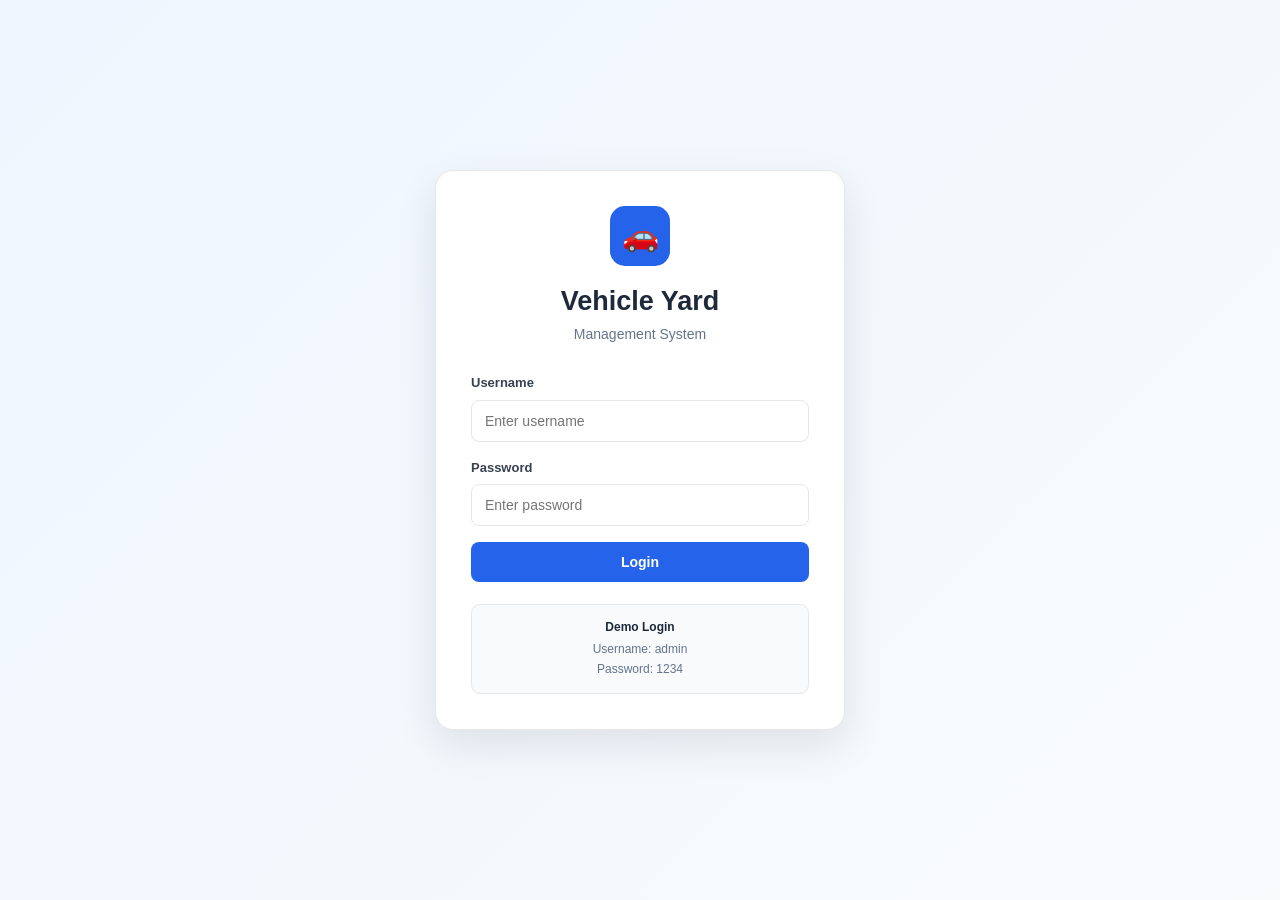
<file: frontend/index.html>
<!DOCTYPE html>
<html lang="en">

<head>
    <meta charset="UTF-8">

    <meta name="viewport"
          content="width=device-width, initial-scale=1.0">

    <title>Vehicle Yard Management System</title>

    <link rel="stylesheet"
          href="css/style.css">
</head>

<body>

    <div class="login-container">

        <div class="login-card">

            <div class="logo">
                🚗
            </div>

            <h1>Vehicle Yard</h1>

            <p class="subtitle">
                Management System
            </p>

            <form id="loginForm">

                <label>Username</label>

                <input
                    type="text"
                    id="username"
                    placeholder="Enter username"
                    required>


                <label>Password</label>

                <input
                    type="password"
                    id="password"
                    placeholder="Enter password"
                    required>


                <button type="submit">
                    Login
                </button>

            </form>

            <p id="message"></p>

            <div class="demo">

                <b>Demo Login</b>

                <p>Username: admin</p>
                <p>Password: 1234</p>

            </div>

        </div>

    </div>


    <script src="js/app.js"></script>

</body>

</html>
</file>
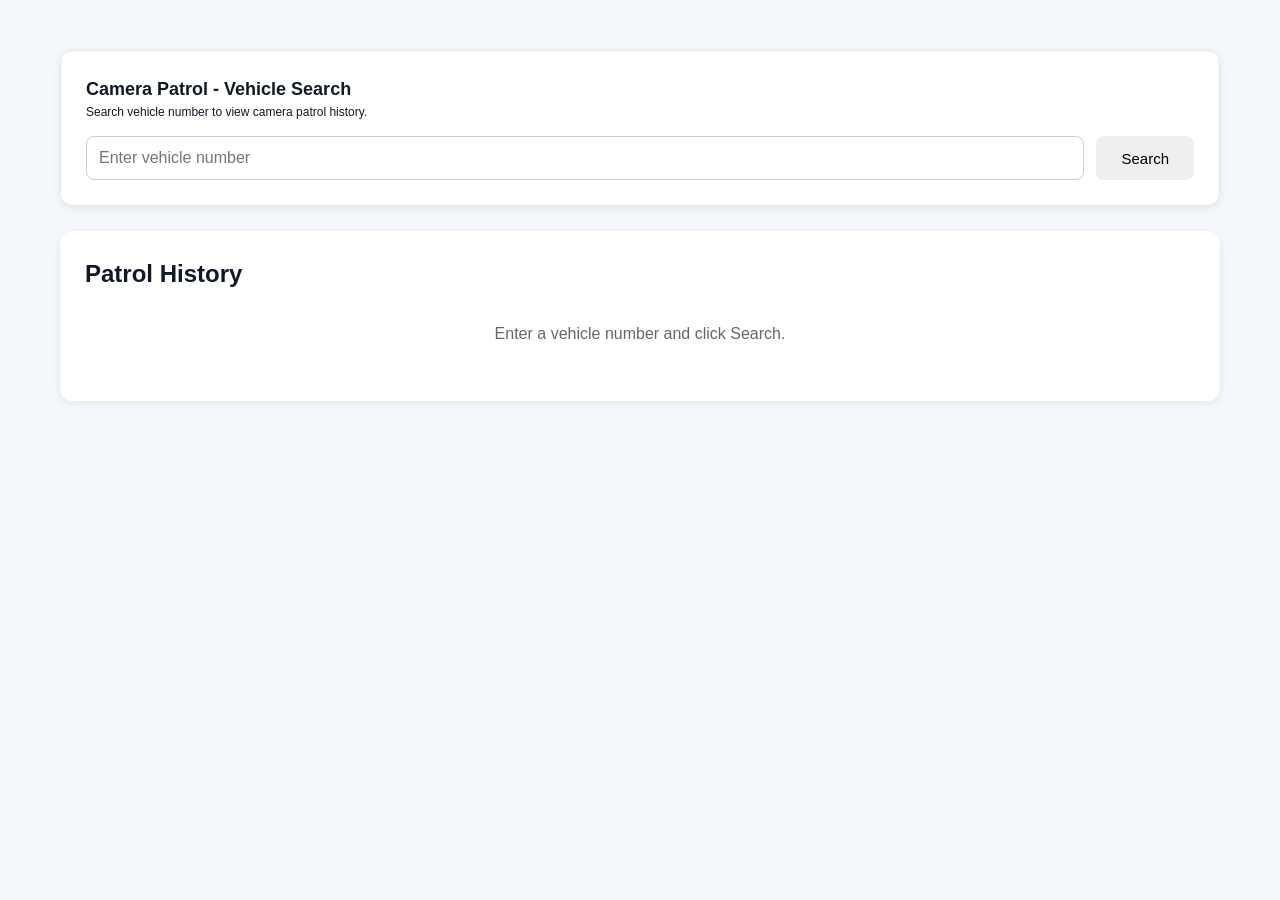
<file: frontend/pages/camera-patrol.html>
<!DOCTYPE html>
<html lang="en">

<head>
    <meta charset="UTF-8">
    <meta name="viewport" content="width=device-width, initial-scale=1.0">

    <title>Camera Patrol - Vehicle Search</title>

    <link rel="stylesheet" href="../css/style.css">

    <style>
        .patrol-container {
            max-width: 1200px;
            margin: 30px auto;
            padding: 20px;
        }

        .search-box {
            background: #ffffff;
            padding: 25px;
            border-radius: 12px;
            margin-bottom: 25px;
            box-shadow: 0 2px 8px rgba(0, 0, 0, 0.08);
        }

        .search-box h2 {
            margin-top: 0;
        }

        .search-row {
            display: flex;
            gap: 12px;
            margin-top: 15px;
        }

        .search-row input {
            flex: 1;
            padding: 12px;
            border: 1px solid #ccc;
            border-radius: 8px;
            font-size: 16px;
        }

        .search-row button {
            padding: 12px 25px;
            border: none;
            border-radius: 8px;
            cursor: pointer;
            font-size: 15px;
        }

        .results {
            background: #ffffff;
            padding: 25px;
            border-radius: 12px;
            box-shadow: 0 2px 8px rgba(0, 0, 0, 0.08);
        }

        .summary {
            display: flex;
            gap: 20px;
            margin-bottom: 20px;
        }

        .summary-card {
            padding: 15px 20px;
            border-radius: 10px;
            background: #f3f4f6;
        }

        .table-wrapper {
            overflow-x: auto;
        }

        table {
            width: 100%;
            border-collapse: collapse;
        }

        th,
        td {
            padding: 12px;
            text-align: left;
            border-bottom: 1px solid #e5e7eb;
        }

        th {
            background: #f3f4f6;
        }

        .status {
            padding: 5px 10px;
            border-radius: 6px;
            font-size: 13px;
        }

        .test-status {
            background: #fef3c7;
            color: #92400e;
        }

        .no-data {
            text-align: center;
            padding: 30px;
            color: #666;
        }

        .error {
            color: #b91c1c;
            padding: 15px;
            background: #fee2e2;
            border-radius: 8px;
        }
    </style>
</head>

<body>

    <div class="patrol-container">

        <div class="search-box">

            <h2>Camera Patrol - Vehicle Search</h2>

            <p>
                Search vehicle number to view camera patrol history.
            </p>

            <div class="search-row">

                <input
                    type="text"
                    id="vehicleNumber"
                    placeholder="Enter vehicle number"
                    autocomplete="off"
                >

                <button onclick="searchVehicle()">
                    Search
                </button>

            </div>

        </div>


        <div class="results">

            <h2>Patrol History</h2>

            <div id="resultArea">

                <div class="no-data">
                    Enter a vehicle number and click Search.
                </div>

            </div>

        </div>

    </div>


    <script>

        const API_BASE_URL = "http://127.0.0.1:5000";


        async function searchVehicle() {

            const input =
                document.getElementById("vehicleNumber");

            const vehicleNumber =
                input.value.trim();


            if (!vehicleNumber) {

                alert("Please enter a vehicle number.");

                return;
            }


            const resultArea =
                document.getElementById("resultArea");


            resultArea.innerHTML = `
                <div class="no-data">
                    Searching...
                </div>
            `;


            try {

                const url =
                    `${API_BASE_URL}/api/camera/patrol/vehicle/${encodeURIComponent(vehicleNumber)}`;


                const response =
                    await fetch(url);


                const data =
                    await response.json();


                if (!response.ok) {

                    throw new Error(
                        data.message || "Search failed."
                    );
                }


                displayResults(data);


            } catch (error) {

                resultArea.innerHTML = `
                    <div class="error">
                        Error: ${error.message}
                    </div>
                `;

            }

        }


        function displayResults(data) {

            const resultArea =
                document.getElementById("resultArea");


            if (!data.records || data.records.length === 0) {

                resultArea.innerHTML = `
                    <div class="no-data">
                        No patrol records found for
                        <strong>${escapeHtml(data.vehicle_number)}</strong>.
                    </div>
                `;

                return;
            }


            let html = `

                <div class="summary">

                    <div class="summary-card">
                        <strong>Vehicle</strong><br>
                        ${escapeHtml(data.vehicle_number)}
                    </div>

                    <div class="summary-card">
                        <strong>Total Patrol Records</strong><br>
                        ${data.count}
                    </div>

                </div>

                <div class="table-wrapper">

                    <table>

                        <thead>

                            <tr>
                                <th>Round ID</th>
                                <th>Camera</th>
                                <th>Vehicle</th>
                                <th>Parking Area</th>
                                <th>Slot</th>
                                <th>Detected At</th>
                                <th>Confidence</th>
                                <th>Status</th>
                            </tr>

                        </thead>

                        <tbody>
            `;


            data.records.forEach(record => {

                html += `

                    <tr>

                        <td>
                            ${escapeHtml(record.round_id || "-")}
                        </td>

                        <td>
                            ${escapeHtml(record.camera_id || "-")}
                        </td>

                        <td>
                            <strong>
                                ${escapeHtml(record.vehicle_number || "-")}
                            </strong>
                        </td>

                        <td>
                            ${escapeHtml(record.parking_area || "-")}
                        </td>

                        <td>
                            ${escapeHtml(record.slot_number || "-")}
                        </td>

                        <td>
                            ${formatDate(record.detected_at)}
                        </td>

                        <td>
                            ${
                                record.confidence !== null &&
                                record.confidence !== undefined
                                ? (record.confidence * 100).toFixed(2) + "%"
                                : "-"
                            }
                        </td>

                        <td>
                            <span class="status test-status">
                                ${escapeHtml(record.detection_status || "-")}
                            </span>
                        </td>

                    </tr>

                `;

            });


            html += `

                        </tbody>

                    </table>

                </div>

            `;


            resultArea.innerHTML = html;

        }


        function formatDate(dateString) {

            if (!dateString) {
                return "-";
            }


            const date =
                new Date(dateString);


            return date.toLocaleString();

        }


        function escapeHtml(value) {

            const div =
                document.createElement("div");

            div.textContent =
                value ?? "";

            return div.innerHTML;

        }


        document
            .getElementById("vehicleNumber")
            .addEventListener("keydown", function(event) {

                if (event.key === "Enter") {

                    searchVehicle();

                }

            });

    </script>

</body>

</html>
</file>
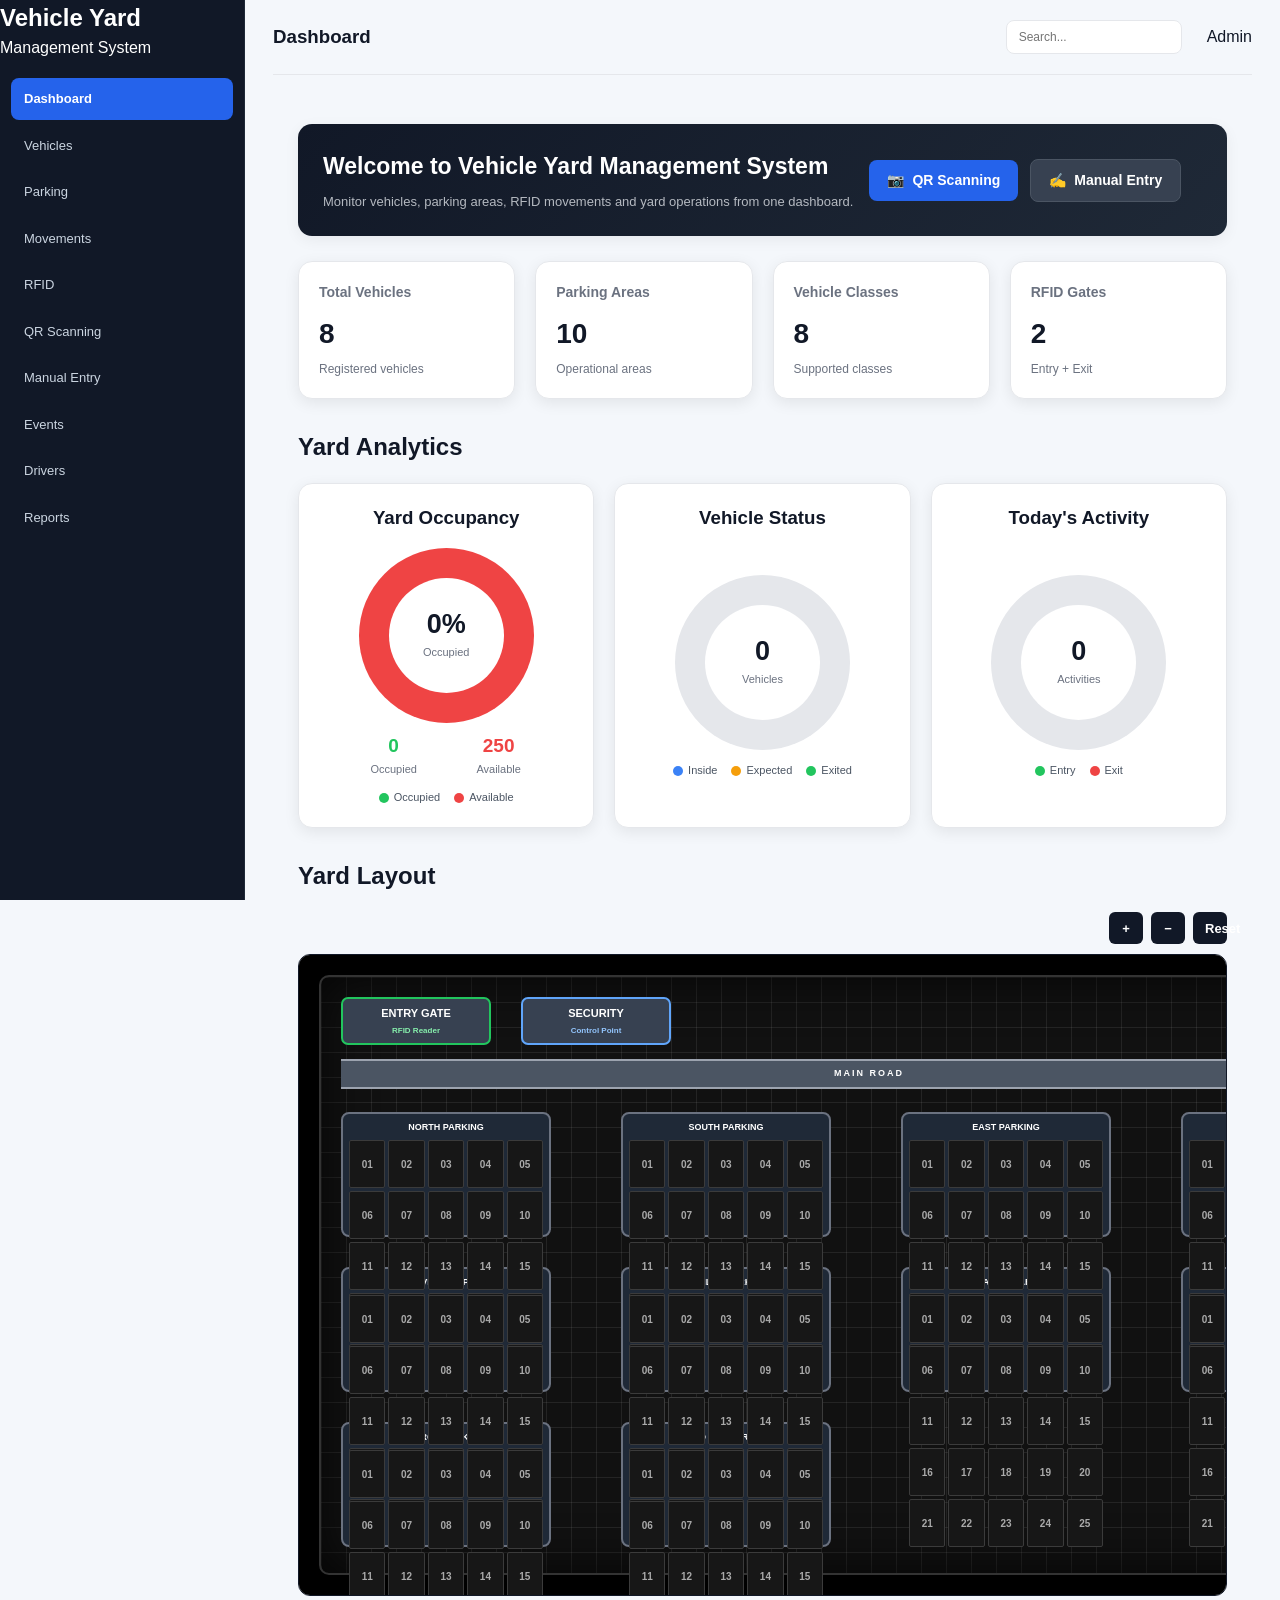
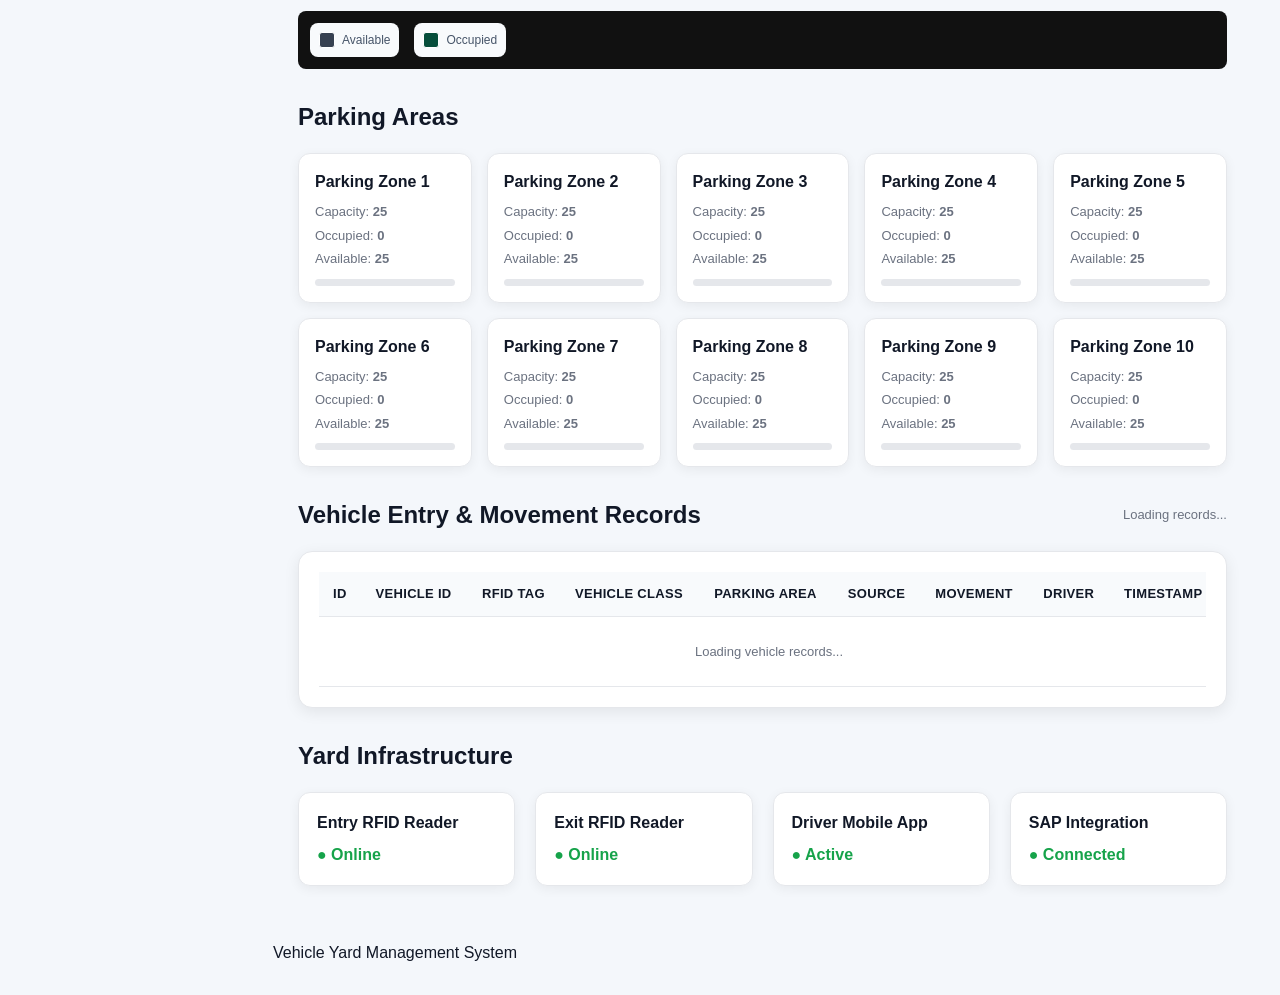
<file: frontend/pages/dashboard.html>
<!DOCTYPE html>
<html lang="en">

<head>

    <meta charset="UTF-8">

    <meta name="viewport" content="width=device-width, initial-scale=1.0">

    <title>Vehicle Yard Management - Dashboard</title>

    <link rel="stylesheet" href="../css/style.css">

    <style>
        /* =====================================================
           DASHBOARD
        ===================================================== */

        .dashboard-container {
            padding: 25px;
        }


        /* =====================================================
           WELCOME
        ===================================================== */

        .welcome-panel {

            background: linear-gradient(135deg,
                    #111827,
                    #1f2937);

            color: white;

            border-radius: 14px;

            padding: 25px;

            margin-bottom: 25px;
        }

        .welcome-panel h2 {
            margin: 0 0 8px 0;
        }

        .welcome-panel p {
            margin: 0;
            color: #d1d5db;
        }


        /* =====================================================
           SUMMARY CARDS
        ===================================================== */

        .summary-grid {

            display: grid;

            grid-template-columns:
                repeat(4, 1fr);

            gap: 20px;

            margin-bottom: 30px;
        }

        .summary-card {

            background: #ffffff;

            border-radius: 14px;

            padding: 20px;

            box-shadow:
                0 4px 15px rgba(0, 0, 0, 0.08);

            border:
                1px solid #e5e7eb;
        }

        .summary-card h4 {

            margin:
                0 0 10px 0;

            color: #6b7280;

            font-size: 14px;
        }

        .summary-card .value {

            font-size: 28px;

            font-weight: 700;

            color: #111827;
        }

        .summary-card .small {

            margin-top: 5px;

            font-size: 12px;

            color: #6b7280;
        }


        /* =====================================================
           SECTION TITLE
        ===================================================== */

        .section-title {
            margin-bottom: 18px;
        }

        .section-title h2 {

            margin: 0;

            color: #111827;
        }


        /* =====================================================
           ANALYTICS
        ===================================================== */

        .analytics-grid {

            display: grid;

            grid-template-columns:
                repeat(3, 1fr);

            gap: 20px;

            margin-bottom: 30px;
        }

        .analytics-card {

            background: #ffffff;

            border-radius: 14px;

            padding: 20px;

            min-height: 330px;

            box-shadow:
                0 4px 15px rgba(0, 0, 0, 0.08);

            border:
                1px solid #e5e7eb;
        }

        .analytics-card h3 {

            margin:
                0 0 15px 0;

            text-align: center;

            color: #111827;
        }

        .circle-chart-area {

            min-height: 260px;

            display: flex;

            flex-direction: column;

            align-items: center;

            justify-content: center;
        }


        /* =====================================================
           CIRCLE CHART
        ===================================================== */

        .circle-chart {

            width: 175px;

            height: 175px;

            border-radius: 50%;

            position: relative;

            display: flex;

            align-items: center;

            justify-content: center;

            background:
                conic-gradient(#22c55e 0deg,
                    #22c55e 0deg,
                    #ef4444 0deg,
                    #ef4444 360deg);

            transition:
                background 0.4s ease;
        }

        .circle-chart::before {

            content: "";

            position: absolute;

            width: 115px;

            height: 115px;

            background: #ffffff;

            border-radius: 50%;
        }

        .circle-center {

            position: relative;

            z-index: 2;

            text-align: center;
        }

        .circle-center .number {

            font-size: 27px;

            font-weight: 800;

            color: #111827;

            line-height: 1;
        }

        .circle-center .label {

            margin-top: 6px;

            font-size: 11px;

            color: #6b7280;
        }


        /* =====================================================
           OCCUPANCY VALUES
        ===================================================== */

        .occupancy-values {

            display: flex;

            justify-content: center;

            align-items: center;

            gap: 35px;

            width: 100%;

            margin-top: 12px;
        }

        .occupancy-value-box {

            text-align: center;

            min-width: 70px;
        }

        .occupancy-value-number {

            font-size: 19px;

            font-weight: 800;

            line-height: 1.2;
        }

        .occupied-number {

            color: #22c55e;
        }

        .available-number {

            color: #ef4444;
        }

        .occupancy-value-label {

            margin-top: 3px;

            font-size: 11px;

            color: #6b7280;
        }


        /* =====================================================
           CHART LEGEND
        ===================================================== */

        .chart-legend {

            display: flex;

            justify-content: center;

            flex-wrap: wrap;

            gap: 14px;

            margin-top: 12px;
        }

        .chart-legend-item {

            display: flex;

            align-items: center;

            gap: 5px;

            font-size: 11px;

            color: #4b5563;
        }

        .legend-dot {

            width: 10px;

            height: 10px;

            border-radius: 50%;
        }

        .dot-green {
            background: #22c55e;
        }

        .dot-red {
            background: #ef4444;
        }

        .dot-blue {
            background: #3b82f6;
        }

        .dot-orange {
            background: #f59e0b;
        }


        /* =====================================================
           YARD LAYOUT
        ===================================================== */

        .yard-layout-section {

            margin-top: 30px;

            margin-bottom: 30px;
        }


        /* =====================================================
           YARD CONTROLS
        ===================================================== */

        .yard-controls {

            display: flex;

            justify-content: flex-end;

            gap: 8px;

            margin-bottom: 10px;
        }

        .yard-controls button {

            border: none;

            padding:
                7px 12px;

            border-radius: 6px;

            background: #111827;

            color: white;

            cursor: pointer;
        }

        .yard-controls button:hover {

            background: #374151;
        }


        /* =====================================================
           MAP WRAPPER
        ===================================================== */

        .yard-map-wrapper {

            width: 100%;

            overflow: auto;

            border:
                1px solid #111827;

            border-radius: 12px;

            background: #000000;

            padding: 20px;

            box-sizing: border-box;
        }


        /* =====================================================
           YARD MAP
        ===================================================== */

        .yard-map-canvas {

            position: relative;

            width: 1100px;

            height: 600px;

            margin: auto;

            background:
                linear-gradient(rgba(255,
                        255,
                        255,
                        0.08) 1px,
                    transparent 1px),
                linear-gradient(90deg,
                    rgba(255,
                        255,
                        255,
                        0.08) 1px,
                    transparent 1px);

            background-size:
                25px 25px;

            background-color: #111111;

            border:
                2px solid #333333;

            border-radius: 10px;

            transform-origin:
                top center;

            transition:
                transform 0.2s ease;
        }


        /* =====================================================
           ENTRY / SECURITY / EXIT
        ===================================================== */

        .entry-gate,
        .security-point,
        .exit-gate {

            position: absolute;

            width: 150px;

            height: 48px;

            border-radius: 7px;

            display: flex;

            flex-direction: column;

            align-items: center;

            justify-content: center;

            color: white;

            font-weight: 700;

            font-size: 11px;
        }

        .entry-gate {

            left: 20px;

            top: 20px;

            background: #374151;

            border:
                2px solid #22c55e;
        }

        .entry-gate small {

            color: #86efac;

            margin-top: 3px;

            font-size: 8px;
        }

        .security-point {

            left: 200px;

            top: 20px;

            background: #374151;

            border:
                2px solid #60a5fa;
        }

        .security-point small {

            color: #93c5fd;

            margin-top: 3px;

            font-size: 8px;
        }

        .exit-gate {

            right: 20px;

            top: 20px;

            background: #374151;

            border:
                2px solid #ef4444;
        }

        .exit-gate small {

            color: #fca5a5;

            margin-top: 3px;

            font-size: 8px;
        }


        /* =====================================================
           MAIN ROAD
        ===================================================== */

        .main-road {

            position: absolute;

            left: 20px;

            right: 20px;

            top: 82px;

            height: 30px;

            background: #4b5563;

            border-top:
                2px solid #9ca3af;

            border-bottom:
                2px solid #9ca3af;

            display: flex;

            align-items: center;

            justify-content: center;

            color: #ffffff;

            font-size: 9px;

            font-weight: 700;

            letter-spacing: 2px;
        }


        /* =====================================================
           PARKING ZONES
        ===================================================== */

        .parking-zone {

            position: absolute;

            width: 210px;

            height: 120px;

            background: #1f2937;

            border:
                2px solid #6b7280;

            border-radius: 8px;

            padding: 6px;

            box-sizing: border-box;
        }


        /* =====================================================
           ZONE TITLE
        ===================================================== */

        .zone-title {

            color: #ffffff;

            font-weight: 700;

            font-size: 9px;

            text-align: center;

            margin-bottom: 5px;

            height: 15px;

            display: flex;

            align-items: center;

            justify-content: center;

            white-space: nowrap;

            overflow: hidden;

            text-overflow: ellipsis;
        }


        /* =====================================================
           ROW 1
        ===================================================== */

        .parking-zone[data-zone="AREA_01"] {

            left: 20px;

            top: 135px;
        }

        .parking-zone[data-zone="AREA_02"] {

            left: 300px;

            top: 135px;
        }

        .parking-zone[data-zone="AREA_03"] {

            left: 580px;

            top: 135px;
        }

        .parking-zone[data-zone="AREA_04"] {

            left: 860px;

            top: 135px;
        }


        /* =====================================================
           ROW 2
        ===================================================== */

        .parking-zone[data-zone="AREA_05"] {

            left: 20px;

            top: 290px;
        }

        .parking-zone[data-zone="AREA_06"] {

            left: 300px;

            top: 290px;
        }

        .parking-zone[data-zone="AREA_07"] {

            left: 580px;

            top: 290px;
        }

        .parking-zone[data-zone="AREA_08"] {

            left: 860px;

            top: 290px;
        }


        /* =====================================================
           ROW 3
        ===================================================== */

        .parking-zone[data-zone="AREA_09"] {

            left: 20px;

            top: 445px;
        }

        .parking-zone[data-zone="AREA_10"] {

            left: 300px;

            top: 445px;
        }


        /* =====================================================
           25 SLOTS
        ===================================================== */

        .parking-slots {

            display: grid;

            grid-template-columns:
                repeat(5, 1fr);

            grid-template-rows:
                repeat(5, 1fr);

            gap: 3px;
        }


        /* =====================================================
           SLOT
        ===================================================== */

        .slot {

            height: 15px;

            display: flex;

            align-items: center;

            justify-content: center;

            background: #374151;

            border:
                1px solid #6b7280;

            border-radius: 2px;

            color: #ffffff;

            font-size: 7px;

            font-weight: 600;
        }


        /* =====================================================
           OCCUPIED SLOT
        ===================================================== */

        .slot.occupied {

            background:
                #064e3b !important;

            border:
                1px solid #22c55e;

            color: #ffffff;

            box-shadow:
                0 0 4px rgba(34,
                    197,
                    94,
                    0.4);
        }


        /* =====================================================
           YARD LEGEND
        ===================================================== */

        .yard-legend {

            display: flex;

            flex-wrap: wrap;

            gap: 15px;

            margin-top: 15px;

            padding: 12px;

            background: #111111;

            border-radius: 8px;

            color: white;
        }

        .legend-item {

            display: flex;

            align-items: center;

            gap: 7px;

            font-size: 12px;
        }

        .legend-box {

            width: 16px;

            height: 16px;

            border-radius: 3px;

            border:
                1px solid white;
        }

        .legend-available {

            background: #374151;
        }

        .legend-occupied {

            background: #064e3b;
        }


        /* =====================================================
           PARKING CARDS
        ===================================================== */

        .parking-grid {

            display: grid;

            grid-template-columns:
                repeat(5, 1fr);

            gap: 15px;

            margin-bottom: 30px;
        }

        .parking-card {

            background: #ffffff;

            border:
                1px solid #e5e7eb;

            border-radius: 12px;

            padding: 16px;

            box-shadow:
                0 3px 12px rgba(0,
                    0,
                    0,
                    0.06);
        }

        .parking-card h4 {

            margin:
                0 0 8px 0;
        }

        .parking-card p {

            margin:
                4px 0;

            color: #6b7280;

            font-size: 13px;
        }

        .occupancy-progress {

            height: 7px;

            background: #e5e7eb;

            border-radius: 10px;

            overflow: hidden;

            margin-top: 10px;
        }

        .occupancy-progress-fill {

            height: 100%;

            background: #064e3b;

            width: 0%;

            transition:
                width 0.3s ease;
        }


        /* =====================================================
           RECORDS TABLE
        ===================================================== */

        .records-card {
            background: #ffffff;
            border-radius: 14px;
            padding: 20px;
            box-shadow: 0 4px 15px rgba(0, 0, 0, 0.08);
            border: 1px solid #e5e7eb;
            margin-bottom: 30px;
        }

        .records-table-wrapper {
            width: 100%;
            overflow-x: auto;
            -webkit-overflow-scrolling: touch;
        }

        .records-table {
            width: 100%;
            border-collapse: collapse;
            min-width: 900px;
        }

        .records-table th,
        .records-table td {
            padding: 12px 14px;
            border-bottom: 1px solid #e5e7eb;
            text-align: left;
            font-size: 13px;
            vertical-align: middle;
            color: #374151;
        }

        .records-table th {
            background: #f8fafc;
            font-weight: 700;
            color: #111827;
        }

        .records-table tbody tr:hover {
            background: #f8fafc;
        }

        .badge {
            display: inline-block;
            padding: 3px 9px;
            border-radius: 12px;
            font-size: 11px;
            font-weight: 700;
        }

        .badge-entry {
            background: #dcfce7;
            color: #166534;
        }

        .badge-exit {
            background: #fee2e2;
            color: #991b1b;
        }

        .badge-source {
            background: #eff6ff;
            color: #1d4ed8;
            border: 1px solid #bfdbfe;
        }


        /* =====================================================
           INFRASTRUCTURE
        ===================================================== */

        .infrastructure-grid {

            display: grid;

            grid-template-columns:
                repeat(4, 1fr);

            gap: 20px;

            margin-bottom: 30px;
        }

        .infra-card {

            background: #ffffff;

            border-radius: 12px;

            padding: 18px;

            border:
                1px solid #e5e7eb;

            box-shadow:
                0 3px 12px rgba(0,
                    0,
                    0,
                    0.06);
        }

        .infra-card h4 {

            margin:
                0 0 8px 0;
        }

        .online {

            color: #16a34a;

            font-weight: 700;
        }


        /* =====================================================
           RESPONSIVE
        ===================================================== */

        @media (max-width: 1100px) {

            .summary-grid {

                grid-template-columns:
                    repeat(2, 1fr);
            }

            .analytics-grid {

                grid-template-columns:
                    1fr;
            }

            .parking-grid {

                grid-template-columns:
                    repeat(2, 1fr);
            }

            .infrastructure-grid {

                grid-template-columns:
                    repeat(2, 1fr);
            }

        }


        @media (max-width: 700px) {

            .summary-grid,
            .parking-grid,
            .infrastructure-grid {

                grid-template-columns:
                    1fr;
            }

            .dashboard-container {

                padding: 15px;
            }

        }
    </style>

</head>


<body>


    <!-- =====================================================
         SIDEBAR
    ===================================================== -->

    <aside class="sidebar">

        <div class="sidebar-header">

            <h2>
                Vehicle Yard
            </h2>

            <span>
                Management System
            </span>

        </div>


        <nav class="sidebar-nav">

            <a href="dashboard.html" class="active">
                Dashboard
            </a>

            <a href="vehicles.html">
                Vehicles
            </a>

            <a href="parking.html">
                Parking
            </a>

            <a href="movements.html">
                Movements
            </a>

            <a href="rfid.html">
                RFID
            </a>

            <a href="qr-entry.html">
                QR Scanning
            </a>

            <a href="manual_entry.html">
                Manual Entry
            </a>

            <a href="events.html">
                Events
            </a>

            <a href="drivers.html">
                Drivers
            </a>

            <a href="reports.html">
                Reports
            </a>

        </nav>

    </aside>


    <!-- =====================================================
         MAIN
    ===================================================== -->

    <main class="main-content">


        <!-- =================================================
             TOP BAR
        ================================================= -->

        <header class="topbar">

            <div>

                <h3>
                    Dashboard
                </h3>

            </div>


            <div class="topbar-right">

                <input type="text" placeholder="Search..." class="search-box">

                <span class="admin-user">
                    Admin
                </span>

            </div>

        </header>


        <div class="dashboard-container">


            <!-- =================================================
                 WELCOME
            ================================================= -->

            <div class="welcome-panel">

                <div
                    style="display: flex; justify-content: space-between; align-items: center; flex-wrap: wrap; gap: 16px;">

                    <div>

                        <h2>
                            Welcome to Vehicle Yard Management System
                        </h2>

                        <p>
                            Monitor vehicles, parking areas,
                            RFID movements and yard operations
                            from one dashboard.
                        </p>

                    </div>

                    <div style="display: flex; gap: 12px; align-items: center; flex-wrap: wrap;">

                        <a href="qr-entry.html"
                            style="display: inline-flex; align-items: center; gap: 8px; background: #2563eb; color: #ffffff; padding: 10px 18px; border-radius: 8px; font-weight: 600; font-size: 14px; text-decoration: none; border: none; cursor: pointer; transition: background 0.2s;"
                            onmouseover="this.style.background='#1d4ed8'" onmouseout="this.style.background='#2563eb'">
                            <span>📷</span> QR Scanning
                        </a>

                        <a href="manual_entry.html"
                            style="display: inline-flex; align-items: center; gap: 8px; background: #374151; color: #ffffff; padding: 10px 18px; border-radius: 8px; font-weight: 600; font-size: 14px; text-decoration: none; border: 1px solid #4b5563; cursor: pointer; transition: background 0.2s;"
                            onmouseover="this.style.background='#4b5563'" onmouseout="this.style.background='#374151'">
                            <span>✍️</span> Manual Entry
                        </a>

                    </div>

                </div>

            </div>


            <!-- =================================================
                 SUMMARY
            ================================================= -->

            <div class="summary-grid">


                <div class="summary-card">

                    <h4>
                        Total Vehicles
                    </h4>

                    <div class="value" id="totalVehicles">
                        0
                    </div>

                    <div class="small">
                        Registered vehicles
                    </div>

                </div>


                <div class="summary-card">

                    <h4>
                        Parking Areas
                    </h4>

                    <div class="value" id="totalAreas">
                        10
                    </div>

                    <div class="small">
                        Operational areas
                    </div>

                </div>


                <div class="summary-card">

                    <h4>
                        Vehicle Classes
                    </h4>

                    <div class="value">
                        8
                    </div>

                    <div class="small">
                        Supported classes
                    </div>

                </div>


                <div class="summary-card">

                    <h4>
                        RFID Gates
                    </h4>

                    <div class="value">
                        2
                    </div>

                    <div class="small">
                        Entry + Exit
                    </div>

                </div>

            </div>


            <!-- =================================================
                 ANALYTICS
            ================================================= -->

            <div class="section-title">

                <h2>
                    Yard Analytics
                </h2>

            </div>


            <div class="analytics-grid">


                <!-- =================================================
                     YARD OCCUPANCY
                ================================================= -->

                <div class="analytics-card">

                    <h3>
                        Yard Occupancy
                    </h3>


                    <div class="circle-chart-area">


                        <div class="circle-chart" id="occupancyCircle">

                            <div class="circle-center">

                                <div class="number" id="occupancyPercent">
                                    0%
                                </div>

                                <div class="label">
                                    Occupied
                                </div>

                            </div>

                        </div>


                        <!-- =========================================
                             OCCUPIED + AVAILABLE
                        ========================================== -->

                        <div class="occupancy-values">


                            <div class="occupancy-value-box">

                                <div class="
                                        occupancy-value-number
                                        occupied-number
                                    " id="occupiedCount">
                                    0
                                </div>

                                <div class="
                                        occupancy-value-label
                                    ">
                                    Occupied
                                </div>

                            </div>


                            <div class="occupancy-value-box">

                                <div class="
                                        occupancy-value-number
                                        available-number
                                    " id="availableCount">
                                    0
                                </div>

                                <div class="
                                        occupancy-value-label
                                    ">
                                    Available
                                </div>

                            </div>


                        </div>


                        <!-- =========================================
                             LEGEND
                        ========================================== -->

                        <div class="chart-legend">

                            <div class="chart-legend-item">

                                <span class="
                                        legend-dot
                                        dot-green
                                    "></span>

                                Occupied

                            </div>


                            <div class="chart-legend-item">

                                <span class="
                                        legend-dot
                                        dot-red
                                    "></span>

                                Available

                            </div>

                        </div>


                    </div>

                </div>


                <!-- =================================================
                     VEHICLE STATUS
                ================================================= -->

                <div class="analytics-card">

                    <h3>
                        Vehicle Status
                    </h3>


                    <div class="circle-chart-area">


                        <div class="circle-chart" id="vehicleStatusCircle">

                            <div class="circle-center">

                                <div class="number" id="vehicleStatusCount">
                                    0
                                </div>

                                <div class="label">
                                    Vehicles
                                </div>

                            </div>

                        </div>


                        <div class="chart-legend">

                            <div class="chart-legend-item">

                                <span class="
                                        legend-dot
                                        dot-blue
                                    "></span>

                                Inside

                            </div>


                            <div class="chart-legend-item">

                                <span class="
                                        legend-dot
                                        dot-orange
                                    "></span>

                                Expected

                            </div>


                            <div class="chart-legend-item">

                                <span class="
                                        legend-dot
                                        dot-green
                                    "></span>

                                Exited

                            </div>

                        </div>


                    </div>

                </div>


                <!-- =================================================
                     TODAY ACTIVITY
                ================================================= -->

                <div class="analytics-card">

                    <h3>
                        Today's Activity
                    </h3>


                    <div class="circle-chart-area">


                        <div class="circle-chart" id="activityCircle">

                            <div class="circle-center">

                                <div class="number" id="activityCount">
                                    0
                                </div>

                                <div class="label">
                                    Activities
                                </div>

                            </div>

                        </div>


                        <div class="chart-legend">

                            <div class="chart-legend-item">

                                <span class="
                                        legend-dot
                                        dot-green
                                    "></span>

                                Entry

                            </div>


                            <div class="chart-legend-item">

                                <span class="
                                        legend-dot
                                        dot-red
                                    "></span>

                                Exit

                            </div>

                        </div>


                    </div>

                </div>


            </div>


            <!-- =================================================
                 YARD LAYOUT
            ================================================= -->

            <div class="yard-layout-section">


                <div class="section-title">

                    <h2>
                        Yard Layout
                    </h2>

                </div>


                <div class="yard-controls">

                    <button onclick="zoomYard(1.1)">
                        +
                    </button>

                    <button onclick="zoomYard(0.9)">
                        −
                    </button>

                    <button onclick="resetYardZoom()">
                        Reset
                    </button>

                </div>


                <div class="yard-map-wrapper">

                    <div class="yard-map-canvas" id="yardMap">


                        <!-- ENTRY -->

                        <div class="entry-gate">

                            ENTRY GATE

                            <small>
                                RFID Reader
                            </small>

                        </div>


                        <!-- SECURITY -->

                        <div class="security-point">

                            SECURITY

                            <small>
                                Control Point
                            </small>

                        </div>


                        <!-- EXIT -->

                        <div class="exit-gate">

                            EXIT GATE

                            <small>
                                RFID Reader
                            </small>

                        </div>


                        <!-- MAIN ROAD -->

                        <div class="main-road">

                            MAIN ROAD

                        </div>


                        <!-- AREA 01 -->

                        <div class="parking-zone" data-zone="AREA_01">

                            <div class="zone-title">
                                NORTH PARKING
                            </div>

                            <div class="parking-slots" data-area-grid="AREA_01"></div>

                        </div>


                        <!-- AREA 02 -->

                        <div class="parking-zone" data-zone="AREA_02">

                            <div class="zone-title">
                                SOUTH PARKING
                            </div>

                            <div class="parking-slots" data-area-grid="AREA_02"></div>

                        </div>


                        <!-- AREA 03 -->

                        <div class="parking-zone" data-zone="AREA_03">

                            <div class="zone-title">
                                EAST PARKING
                            </div>

                            <div class="parking-slots" data-area-grid="AREA_03"></div>

                        </div>


                        <!-- AREA 04 -->

                        <div class="parking-zone" data-zone="AREA_04">

                            <div class="zone-title">
                                WEST PARKING
                            </div>

                            <div class="parking-slots" data-area-grid="AREA_04"></div>

                        </div>


                        <!-- AREA 05 -->

                        <div class="parking-zone" data-zone="AREA_05">

                            <div class="zone-title">
                                HEAVY VEHICLE PARKING
                            </div>

                            <div class="parking-slots" data-area-grid="AREA_05"></div>

                        </div>


                        <!-- AREA 06 -->

                        <div class="parking-zone" data-zone="AREA_06">

                            <div class="zone-title">
                                TRAILER PARKING
                            </div>

                            <div class="parking-slots" data-area-grid="AREA_06"></div>

                        </div>


                        <!-- AREA 07 -->

                        <div class="parking-zone" data-zone="AREA_07">

                            <div class="zone-title">
                                CONTAINER PARKING
                            </div>

                            <div class="parking-slots" data-area-grid="AREA_07"></div>

                        </div>


                        <!-- AREA 08 -->

                        <div class="parking-zone" data-zone="AREA_08">

                            <div class="zone-title">
                                TANKER PARKING
                            </div>

                            <div class="parking-slots" data-area-grid="AREA_08"></div>

                        </div>


                        <!-- AREA 09 -->

                        <div class="parking-zone" data-zone="AREA_09">

                            <div class="zone-title">
                                CARGO PARKING
                            </div>

                            <div class="parking-slots" data-area-grid="AREA_09"></div>

                        </div>


                        <!-- AREA 10 -->

                        <div class="parking-zone" data-zone="AREA_10">

                            <div class="zone-title">
                                YARD TUG PARKING
                            </div>

                            <div class="parking-slots" data-area-grid="AREA_10"></div>

                        </div>


                    </div>

                </div>


                <!-- YARD LEGEND -->

                <div class="yard-legend">

                    <div class="legend-item">

                        <span class="
                                legend-box
                                legend-available
                            "></span>

                        Available

                    </div>


                    <div class="legend-item">

                        <span class="
                                legend-box
                                legend-occupied
                            "></span>

                        Occupied

                    </div>

                </div>

            </div>


            <!-- =================================================
                 PARKING AREAS
            ================================================= -->

            <div class="section-title">

                <h2>
                    Parking Areas
                </h2>

            </div>


            <div class="parking-grid" id="parkingGrid"></div>


            <!-- =================================================
                 OPERATIONAL & VEHICLE ENTRY RECORDS
            ================================================= -->

            <div class="section-title"
                style="display: flex; justify-content: space-between; align-items: center; margin-top: 30px;">

                <h2>
                    Vehicle Entry & Movement Records
                </h2>

                <span style="font-size: 13px; color: #6b7280; font-weight: 500;" id="recordsCountBadge">
                    Loading records...
                </span>

            </div>

            <div class="records-card">

                <div class="records-table-wrapper">

                    <table class="records-table">

                        <thead>
                            <tr>
                                <th>ID</th>
                                <th>Vehicle ID</th>
                                <th>RFID Tag</th>
                                <th>Vehicle Class</th>
                                <th>Parking Area</th>
                                <th>Source</th>
                                <th>Movement</th>
                                <th>Driver</th>
                                <th>Timestamp</th>
                            </tr>
                        </thead>

                        <tbody id="dashboardRecordsBody">

                            <tr>
                                <td colspan="9" style="text-align: center; padding: 25px; color: #6b7280;">
                                    Loading vehicle records...
                                </td>
                            </tr>

                        </tbody>

                    </table>

                </div>

            </div>


            <!-- =================================================
                 INFRASTRUCTURE
            ================================================= -->

            <div class="section-title">

                <h2>
                    Yard Infrastructure
                </h2>

            </div>


            <div class="infrastructure-grid">


                <div class="infra-card">

                    <h4>
                        Entry RFID Reader
                    </h4>

                    <span class="online">
                        ● Online
                    </span>

                </div>


                <div class="infra-card">

                    <h4>
                        Exit RFID Reader
                    </h4>

                    <span class="online">
                        ● Online
                    </span>

                </div>


                <div class="infra-card">

                    <h4>
                        Driver Mobile App
                    </h4>

                    <span class="online">
                        ● Active
                    </span>

                </div>


                <div class="infra-card">

                    <h4>
                        SAP Integration
                    </h4>

                    <span class="online">
                        ● Connected
                    </span>

                </div>


            </div>


        </div>


        <footer>
            Vehicle Yard Management System
        </footer>


    </main>


    <!-- =========================================================
         JAVASCRIPT
    ========================================================= -->

    <script>


        /* =====================================================
           API
        ===================================================== */

        const API_BASE_URL =
            "http://127.0.0.1:5000";


        let yardZoom = 1;

        let totalParkingCapacity = 250;

        let totalOccupiedVehicles = 0;


        /* =====================================================
           PAGE LOAD
        ===================================================== */

        document.addEventListener(
            "DOMContentLoaded",
            function () {

                createParkingSlots();

                refreshDashboard();

            }
        );


        /* =====================================================
           CREATE 25 SLOTS PER AREA
        ===================================================== */

        function createParkingSlots() {

            const grids =
                document.querySelectorAll(
                    "[data-area-grid]"
                );


            grids.forEach(
                grid => {

                    grid.innerHTML = "";


                    const areaId =
                        grid.dataset.areaGrid;


                    for (
                        let i = 1;
                        i <= 25;
                        i++
                    ) {

                        const slot =
                            document.createElement(
                                "div"
                            );


                        slot.className =
                            "slot";


                        slot.dataset.area =
                            areaId;


                        slot.dataset.slot =
                            i;


                        slot.textContent =
                            String(i)
                                .padStart(
                                    2,
                                    "0"
                                );


                        grid.appendChild(
                            slot
                        );

                    }

                }
            );

        }


        /* =====================================================
           NUMBER
        ===================================================== */

        function getNumber(value) {

            const number =
                Number(value);


            return Number.isFinite(
                number
            )
                ? number
                : 0;

        }


        /* =====================================================
           ZOOM
        ===================================================== */

        function zoomYard(value) {

            yardZoom =
                yardZoom * value;


            if (
                yardZoom < 0.5
            ) {

                yardZoom = 0.5;

            }


            if (
                yardZoom > 1.5
            ) {

                yardZoom = 1.5;

            }


            const map =
                document.getElementById(
                    "yardMap"
                );


            if (map) {

                map.style.transform =
                    `scale(${yardZoom})`;

            }

        }


        function resetYardZoom() {

            yardZoom = 1;


            const map =
                document.getElementById(
                    "yardMap"
                );


            if (map) {

                map.style.transform =
                    "scale(1)";

            }

        }


        /* =====================================================
           UPDATE YARD OCCUPANCY
           
           Shows:
           Percentage
           Occupied
           Available
        ===================================================== */

        function updateOccupancyCircle(
            occupied,
            capacity
        ) {

            occupied =
                getNumber(
                    occupied
                );


            capacity =
                getNumber(
                    capacity
                );


            if (
                capacity <= 0
            ) {

                capacity = 250;

            }


            /* ================================================
               AVAILABLE
            ================================================= */

            const available =
                Math.max(
                    0,
                    capacity - occupied
                );


            /* ================================================
               PERCENTAGE
            ================================================= */

            let percent =
                (
                    occupied /
                    capacity
                ) * 100;


            percent =
                Math.max(
                    0,
                    Math.min(
                        100,
                        percent
                    )
                );


            const degrees =
                percent * 3.6;


            /* ================================================
               CIRCLE
            ================================================= */

            const circle =
                document.getElementById(
                    "occupancyCircle"
                );


            if (circle) {

                circle.style.background =
                    `conic-gradient(
                        #22c55e
                        0deg ${degrees}deg,

                        #ef4444
                        ${degrees}deg 360deg
                    )`;

            }


            /* ================================================
               PERCENTAGE
            ================================================= */

            const percentElement =
                document.getElementById(
                    "occupancyPercent"
                );


            if (percentElement) {

                percentElement.textContent =
                    Math.round(
                        percent
                    ) + "%";

            }


            /* ================================================
               OCCUPIED
            ================================================= */

            const occupiedElement =
                document.getElementById(
                    "occupiedCount"
                );


            if (occupiedElement) {

                occupiedElement.textContent =
                    occupied;

            }


            /* ================================================
               AVAILABLE
            ================================================= */

            const availableElement =
                document.getElementById(
                    "availableCount"
                );


            if (availableElement) {

                availableElement.textContent =
                    available;

            }


            /* ================================================
               GLOBAL VALUES
            ================================================= */

            totalOccupiedVehicles =
                occupied;

            totalParkingCapacity =
                capacity;

        }


        /* =====================================================
           VEHICLE STATUS CIRCLE
        ===================================================== */

        function updateVehicleStatusCircle(
            inside,
            expected,
            exited
        ) {

            inside =
                getNumber(
                    inside
                );


            expected =
                getNumber(
                    expected
                );


            exited =
                getNumber(
                    exited
                );


            const total =
                inside +
                expected +
                exited;


            const count =
                document.getElementById(
                    "vehicleStatusCount"
                );


            if (count) {

                count.textContent =
                    total;

            }


            const circle =
                document.getElementById(
                    "vehicleStatusCircle"
                );


            if (!circle) {

                return;

            }


            if (
                total === 0
            ) {

                circle.style.background =
                    "#e5e7eb";

                return;

            }


            const insideDegrees =
                (
                    inside /
                    total
                ) * 360;


            const expectedDegrees =
                (
                    expected /
                    total
                ) * 360;


            const expectedEnd =
                insideDegrees +
                expectedDegrees;


            circle.style.background =
                `conic-gradient(
                    #3b82f6
                    0deg ${insideDegrees}deg,

                    #f59e0b
                    ${insideDegrees}deg
                    ${expectedEnd}deg,

                    #22c55e
                    ${expectedEnd}deg
                    360deg
                )`;

        }


        /* =====================================================
           ACTIVITY CIRCLE
        ===================================================== */

        function updateActivityCircle(
            entry,
            exit
        ) {

            entry =
                getNumber(
                    entry
                );


            exit =
                getNumber(
                    exit
                );


            const total =
                entry + exit;


            const count =
                document.getElementById(
                    "activityCount"
                );


            if (count) {

                count.textContent =
                    total;

            }


            const circle =
                document.getElementById(
                    "activityCircle"
                );


            if (!circle) {

                return;

            }


            if (
                total === 0
            ) {

                circle.style.background =
                    "#e5e7eb";

                return;

            }


            const entryDegrees =
                (
                    entry /
                    total
                ) * 360;


            circle.style.background =
                `conic-gradient(
                    #22c55e
                    0deg ${entryDegrees}deg,

                    #ef4444
                    ${entryDegrees}deg 360deg
                )`;

        }


        /* =====================================================
           CLEAR OCCUPIED SLOTS
        ===================================================== */

        function clearOccupiedSlots() {

            document
                .querySelectorAll(
                    ".slot.occupied"
                )
                .forEach(
                    slot => {

                        slot.classList.remove(
                            "occupied"
                        );

                    }
                );

        }


        /* =====================================================
           MARK OCCUPIED SLOTS
        ===================================================== */

        function markAreaOccupiedCount(
            areaId,
            occupiedCount
        ) {

            occupiedCount =
                getNumber(
                    occupiedCount
                );


            occupiedCount =
                Math.min(
                    25,
                    Math.max(
                        0,
                        occupiedCount
                    )
                );


            const slots =
                document.querySelectorAll(
                    `.slot[data-area="${areaId}"]`
                );


            slots.forEach(
                (
                    slot,
                    index
                ) => {

                    if (
                        index <
                        occupiedCount
                    ) {

                        slot.classList.add(
                            "occupied"
                        );

                    }

                    else {

                        slot.classList.remove(
                            "occupied"
                        );

                    }

                }
            );

        }


        /* =====================================================
           AREA NAME
        ===================================================== */

        function getAreaName(area) {

            return (

                area.name ||

                area.area_name ||

                area.areaName ||

                "Parking Zone"

            );

        }


        /* =====================================================
           AREA CAPACITY
        ===================================================== */

        function getAreaCapacity(area) {

            return getNumber(

                area.capacity ??

                area.total_capacity ??

                area.totalCapacity ??

                25

            );

        }


        /* =====================================================
           AREA OCCUPIED
        ===================================================== */

        function getAreaOccupied(area) {

            return getNumber(

                area.current_occupancy ??

                area.occupied ??

                area.occupied_count ??

                area.occupiedCount ??

                0

            );

        }


        /* =====================================================
           AREA AVAILABLE
        ===================================================== */

        function getAreaAvailable(
            area,
            capacity,
            occupied
        ) {

            const available =

                area.available_slots ??

                area.available ??

                area.availableSlots;


            if (
                available !== undefined
            ) {

                return Math.max(
                    0,
                    getNumber(
                        available
                    )
                );

            }


            return Math.max(
                0,
                capacity - occupied
            );

        }


        /* =====================================================
           CREATE PARKING CARD
        ===================================================== */

        function createParkingCard(
            area
        ) {

            const name =
                getAreaName(
                    area
                );


            const capacity =
                getAreaCapacity(
                    area
                );


            const occupied =
                getAreaOccupied(
                    area
                );


            const available =
                getAreaAvailable(
                    area,
                    capacity,
                    occupied
                );


            const percent =
                capacity > 0

                    ? Math.min(
                        (
                            occupied /
                            capacity
                        ) * 100,
                        100
                    )

                    : 0;


            const card =
                document.createElement(
                    "div"
                );


            card.className =
                "parking-card";


            card.innerHTML = `

                <h4>
                    ${name}
                </h4>

                <p>
                    Capacity:
                    <strong>
                        ${capacity}
                    </strong>
                </p>

                <p>
                    Occupied:
                    <strong>
                        ${occupied}
                    </strong>
                </p>

                <p>
                    Available:
                    <strong>
                        ${available}
                    </strong>
                </p>

                <div
                    class="occupancy-progress"
                >

                    <div
                        class="
                            occupancy-progress-fill
                        "
                        style="
                            width:${percent}%;
                        "
                    ></div>

                </div>

            `;


            return card;

        }


        /* =====================================================
           LOAD PARKING AREAS
        ===================================================== */

        async function loadParkingAreas() {

            const grid =
                document.getElementById(
                    "parkingGrid"
                );


            if (!grid) {

                return;

            }


            try {

                const response =
                    await fetch(
                        API_BASE_URL +
                        "/api/driver/parking-areas"
                    );


                if (!response.ok) {

                    throw new Error(
                        "Parking API failed"
                    );

                }


                const result =
                    await response.json();


                let areas = [];


                if (
                    Array.isArray(
                        result
                    )
                ) {

                    areas =
                        result;

                }

                else if (
                    Array.isArray(
                        result.areas
                    )
                ) {

                    areas =
                        result.areas;

                }

                else if (
                    Array.isArray(
                        result.data
                    )
                ) {

                    areas =
                        result.data;

                }


                if (
                    areas.length === 0
                ) {

                    throw new Error(
                        "No parking data"
                    );

                }


                grid.innerHTML =
                    "";


                clearOccupiedSlots();


                let totalCapacity =
                    0;


                let totalOccupied =
                    0;


                areas.forEach(
                    area => {

                        const areaId =

                            area.area_id ||

                            area.areaId ||

                            area.id ||

                            area.code ||

                            area.area_code;


                        const capacity =
                            getAreaCapacity(
                                area
                            );


                        const occupied =
                            getAreaOccupied(
                                area
                            );


                        totalCapacity +=
                            capacity;


                        totalOccupied +=
                            occupied;


                        grid.appendChild(
                            createParkingCard(
                                area
                            )
                        );


                        if (
                            areaId
                        ) {

                            markAreaOccupiedCount(
                                areaId,
                                occupied
                            );

                        }

                    }
                );


                totalParkingCapacity =
                    totalCapacity ||
                    250;


                totalOccupiedVehicles =
                    totalOccupied;


                /* ============================================
                   UPDATE OCCUPANCY
                ============================================ */

                updateOccupancyCircle(
                    totalOccupied,
                    totalParkingCapacity
                );


                const totalAreas =
                    document.getElementById(
                        "totalAreas"
                    );


                if (totalAreas) {

                    totalAreas.textContent =
                        areas.length;

                }

            }

            catch (error) {

                console.error(
                    "Parking API Error:",
                    error
                );


                clearOccupiedSlots();


                grid.innerHTML =
                    "";


                /* ============================================
                   FALLBACK 10 AREAS
                ============================================ */

                for (
                    let i = 1;
                    i <= 10;
                    i++
                ) {

                    const area = {

                        name:
                            "Parking Zone " +
                            i,

                        capacity:
                            25,

                        current_occupancy:
                            0,

                        available_slots:
                            25

                    };


                    grid.appendChild(
                        createParkingCard(
                            area
                        )
                    );

                }


                totalParkingCapacity =
                    250;


                totalOccupiedVehicles =
                    0;


                updateOccupancyCircle(
                    0,
                    250
                );


                const totalAreas =
                    document.getElementById(
                        "totalAreas"
                    );


                if (totalAreas) {

                    totalAreas.textContent =
                        10;

                }

            }

        }


        /* =====================================================
           LOAD VEHICLES
        ===================================================== */

        async function loadVehicleStatus() {

            try {

                const response =
                    await fetch(
                        API_BASE_URL +
                        "/api/driver/vehicles"
                    );


                if (!response.ok) {

                    throw new Error(
                        "Vehicle API failed"
                    );

                }


                const result =
                    await response.json();


                const vehicles =

                    Array.isArray(
                        result
                    )

                        ? result

                        : (
                            result.vehicles ||
                            result.data ||
                            []
                        );


                const totalVehicles =
                    document.getElementById(
                        "totalVehicles"
                    );


                if (totalVehicles) {

                    totalVehicles.textContent =
                        vehicles.length;

                }


                let inside = 0;

                let expected = 0;

                let exited = 0;


                vehicles.forEach(
                    vehicle => {

                        const status =
                            String(

                                vehicle.current_status ||

                                vehicle.status ||

                                vehicle.vehicle_status ||

                                ""

                            ).toLowerCase();


                        if (

                            status.includes(
                                "in_yard"
                            ) ||

                            status.includes(
                                "inside"
                            ) ||

                            status.includes(
                                "parked"
                            )

                        ) {

                            inside++;

                        }

                        else if (

                            status.includes(
                                "expected"
                            )

                        ) {

                            expected++;

                        }

                        else if (

                            status.includes(
                                "exit"
                            )

                        ) {

                            exited++;

                        }

                    }
                );


                if (

                    inside === 0 &&

                    expected === 0 &&

                    exited === 0 &&

                    vehicles.length > 0

                ) {

                    inside =
                        totalOccupiedVehicles;

                }


                updateVehicleStatusCircle(
                    inside,
                    expected,
                    exited
                );

            }

            catch (error) {

                console.error(
                    "Vehicle API Error:",
                    error
                );


                const totalVehicles =
                    document.getElementById(
                        "totalVehicles"
                    );


                if (totalVehicles) {

                    totalVehicles.textContent =
                        "8";

                }


                updateVehicleStatusCircle(
                    totalOccupiedVehicles,
                    0,
                    0
                );

            }

        }


        /* =====================================================
           TODAY ACTIVITY
        ===================================================== */

        async function loadTodayActivity() {

            try {

                const response =
                    await fetch(
                        API_BASE_URL +
                        "/api/rfid/events"
                    );


                if (!response.ok) {

                    throw new Error(
                        "Activity API unavailable"
                    );

                }


                const result =
                    await response.json();


                const events =

                    Array.isArray(
                        result
                    )

                        ? result

                        : (
                            result.events ||
                            result.data ||
                            []
                        );


                let entry = 0;

                let exit = 0;


                const today =
                    new Date()
                        .toISOString()
                        .split("T")[0];


                events.forEach(
                    event => {

                        const type =
                            String(

                                event.type ||

                                event.event_type ||

                                event.eventType ||

                                event.direction ||

                                ""

                            ).toLowerCase();


                        const date =
                            String(

                                event.date ||

                                event.timestamp ||

                                event.created_at ||

                                event.recorded_at ||

                                ""

                            ).substring(
                                0,
                                10
                            );


                        if (

                            date === today ||

                            date === ""

                        ) {

                            if (

                                type.includes(
                                    "entry"
                                ) ||

                                type.includes(
                                    "enter"
                                ) ||

                                type === "in"

                            ) {

                                entry++;

                            }


                            if (

                                type.includes(
                                    "exit"
                                ) ||

                                type.includes(
                                    "out"
                                ) ||

                                type === "out"

                            ) {

                                exit++;

                            }

                        }

                    }
                );


                updateActivityCircle(
                    entry,
                    exit
                );

            }

            catch (error) {

                console.warn(
                    "Activity API unavailable:",
                    error
                );


                updateActivityCircle(
                    0,
                    0
                );

            }

        }


        /* =====================================================
           LOAD DASHBOARD RECORDS
        ===================================================== */

        async function loadDashboardRecords() {

            const tbody =
                document.getElementById(
                    "dashboardRecordsBody"
                );

            const countBadge =
                document.getElementById(
                    "recordsCountBadge"
                );

            if (!tbody) return;


            try {

                const response =
                    await fetch(
                        API_BASE_URL +
                        "/api/entry/recent?limit=15"
                    );


                if (!response.ok) {

                    throw new Error(
                        "Unable to load recent records"
                    );

                }


                const result =
                    await response.json();

                const records =
                    result.records ||
                    result.data ||
                    [];


                if (countBadge) {

                    countBadge.textContent =
                        `${records.length} recent record${records.length === 1 ? "" : "s"}`;

                }


                if (!records.length) {

                    tbody.innerHTML = `
                        <tr>
                            <td colspan="9" style="text-align: center; padding: 25px; color: #6b7280;">
                                No vehicle movement records found.
                            </td>
                        </tr>
                    `;

                    return;

                }


                tbody.innerHTML = records.map(
                    record => {

                        const notes =
                            String(record.notes || "");

                        const isExit =
                            notes.toUpperCase().includes("EXIT");

                        const movementBadge = isExit
                            ? `<span class="badge badge-exit">Exit</span>`
                            : `<span class="badge badge-entry">Entry</span>`;

                        const source =
                            record.entry_source || "SYSTEM";

                        const formattedTime =
                            record.entry_time
                                ? new Date(record.entry_time).toLocaleString()
                                : "N/A";

                        const areaDisplay =
                            record.parking_area_id || "Unassigned";

                        return `
                            <tr>
                                <td>#${record.entry_id}</td>
                                <td><strong style="color: #111827;">${record.vehicle_id || "-"}</strong></td>
                                <td style="font-family: monospace; font-size: 12px; color: #4b5563;">${record.rfid_tag || "-"}</td>
                                <td>${record.vehicle_class || "-"}</td>
                                <td><span style="font-weight: 600; color: #2563eb;">${areaDisplay}</span></td>
                                <td><span class="badge badge-source">${source}</span></td>
                                <td>${movementBadge}</td>
                                <td>${record.driver_name || '<span style="color:#9ca3af;">N/A</span>'}</td>
                                <td style="font-size: 12px; color: #6b7280;">${formattedTime}</td>
                            </tr>
                        `;

                    }
                ).join("");

            }

            catch (error) {

                console.warn(
                    "Dashboard records error:",
                    error
                );

            }

        }


        /* =====================================================
           REFRESH DASHBOARD
        ===================================================== */

        async function refreshDashboard() {

            await loadParkingAreas();


            await Promise.all([

                loadVehicleStatus(),

                loadTodayActivity(),

                loadDashboardRecords()

            ]);

        }


        /* =====================================================
           AUTO REFRESH EVERY 10 SECONDS
        ===================================================== */

        setInterval(
            refreshDashboard,
            10000
        );


    </script>


</body>

</html>
</file>
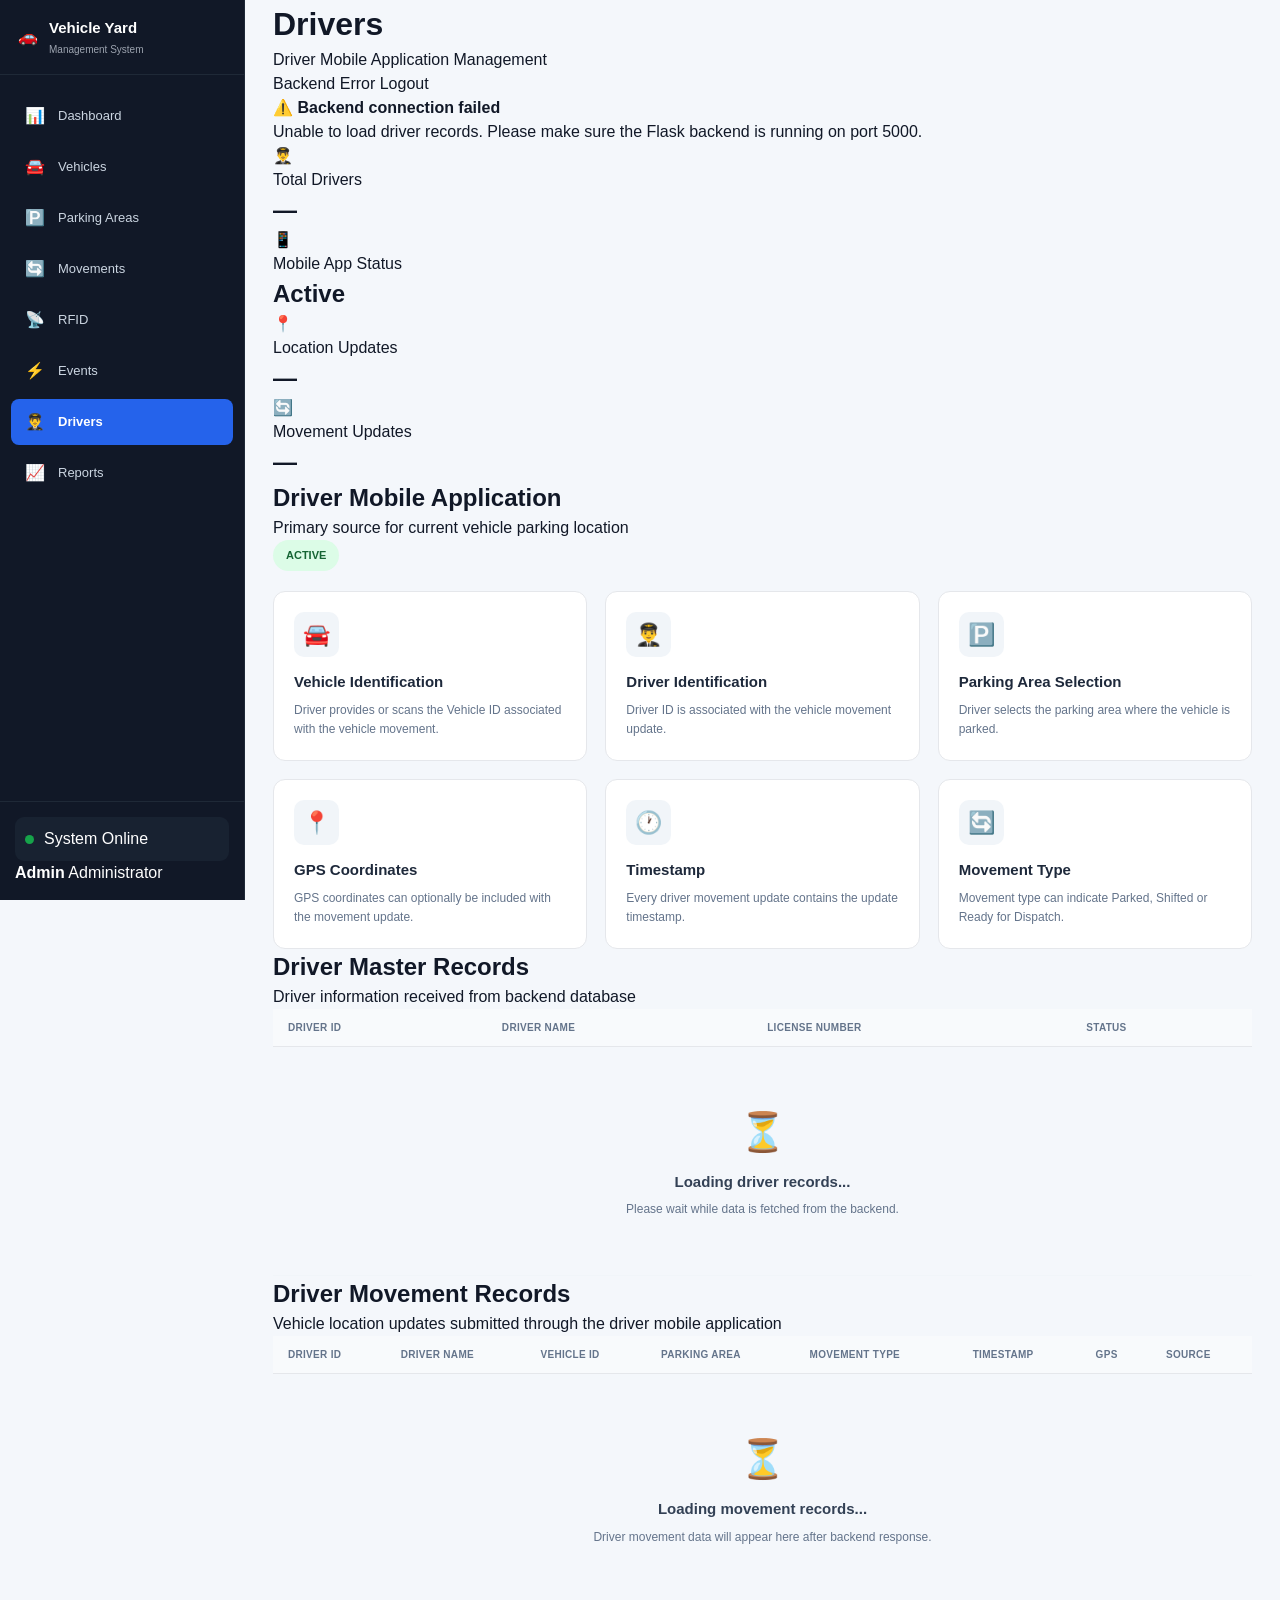
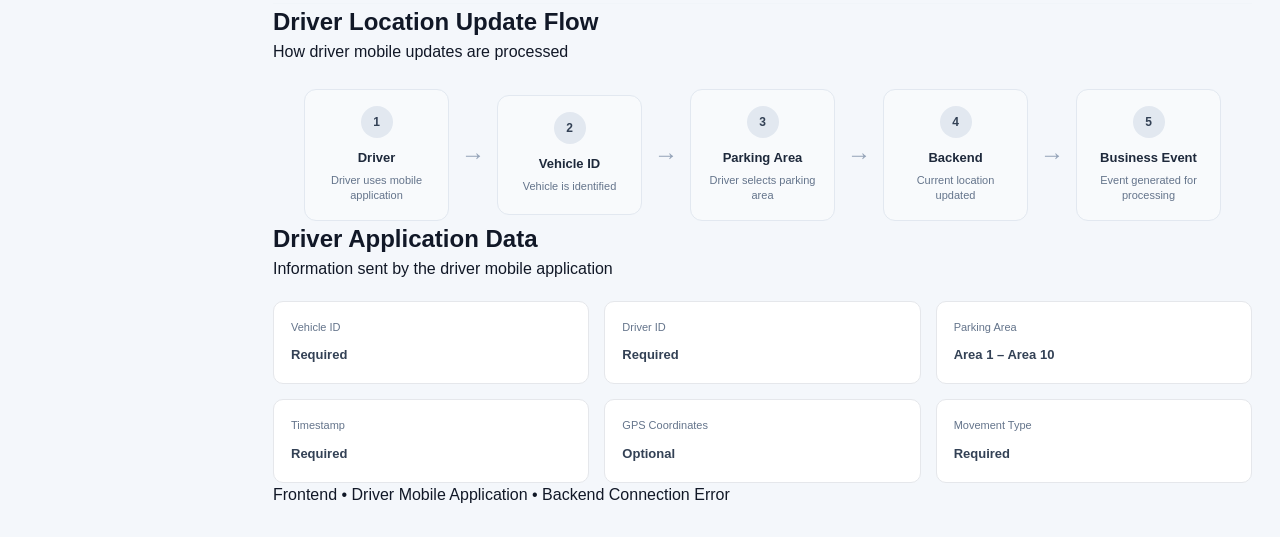
<file: frontend/pages/drivers.html>
<!DOCTYPE html>
<html lang="en">

<head>
    <meta charset="UTF-8">
    <meta name="viewport" content="width=device-width, initial-scale=1.0">

    <title>Drivers - Vehicle Yard Management System</title>

    <link rel="stylesheet" href="../css/style.css">
</head>

<body>

<div class="app-layout">

    <!-- ================= SIDEBAR ================= -->

    <aside class="sidebar">

        <div class="sidebar-logo">
            🚗
            <div>
                <h2>Vehicle Yard</h2>
                <span>Management System</span>
            </div>
        </div>

        <nav class="sidebar-nav">

            <a href="dashboard.html">
                <span>📊</span>
                Dashboard
            </a>

            <a href="vehicles.html">
                <span>🚘</span>
                Vehicles
            </a>

            <a href="parking.html">
                <span>🅿️</span>
                Parking Areas
            </a>

            <a href="movements.html">
                <span>🔄</span>
                Movements
            </a>

            <a href="rfid.html">
                <span>📡</span>
                RFID
            </a>

            <a href="events.html">
                <span>⚡</span>
                Events
            </a>

            <a href="drivers.html" class="active">
                <span>👨‍✈️</span>
                Drivers
            </a>

            <a href="reports.html">
                <span>📈</span>
                Reports
            </a>

        </nav>

        <div class="sidebar-bottom">

            <div class="system-status">
                <span class="status-dot"></span>
                System Online
            </div>

            <div class="admin-info">
                <strong>Admin</strong>
                <span>Administrator</span>
            </div>

        </div>

    </aside>


    <!-- ================= MAIN CONTENT ================= -->

    <main class="main-content">

        <!-- HEADER -->

        <header class="top-header">

            <div>
                <h1>Drivers</h1>
                <p>Driver Mobile Application Management</p>
            </div>

            <div class="header-right">

                <span class="demo-badge" id="connectionBadge">
                    Connecting...
                </span>

                <a href="../index.html" class="logout-btn">
                    Logout
                </a>

            </div>

        </header>


        <!-- ================= BACKEND NOTE ================= -->

        <div class="backend-note" id="backendNote">

            <strong>⏳ Connecting to Backend</strong>

            <p>
                Loading driver records and mobile application activity
                from the Vehicle Yard Management backend.
            </p>

        </div>


        <!-- ================= SUMMARY CARDS ================= -->

        <section class="summary-grid">

            <div class="summary-card">

                <div class="summary-icon">
                    👨‍✈️
                </div>

                <div>
                    <span class="summary-label">
                        Total Drivers
                    </span>

                    <h2 id="totalDrivers">
                        —
                    </h2>
                </div>

            </div>


            <div class="summary-card">

                <div class="summary-icon">
                    📱
                </div>

                <div>
                    <span class="summary-label">
                        Mobile App Status
                    </span>

                    <h2 id="mobileStatus">
                        Active
                    </h2>
                </div>

            </div>


            <div class="summary-card">

                <div class="summary-icon">
                    📍
                </div>

                <div>
                    <span class="summary-label">
                        Location Updates
                    </span>

                    <h2 id="locationUpdates">
                        —
                    </h2>
                </div>

            </div>


            <div class="summary-card">

                <div class="summary-icon">
                    🔄
                </div>

                <div>
                    <span class="summary-label">
                        Movement Updates
                    </span>

                    <h2 id="movementUpdates">
                        —
                    </h2>
                </div>

            </div>

        </section>


        <!-- ================= DRIVER APP ================= -->

        <section class="content-panel">

            <div class="section-header">

                <div>
                    <h2>Driver Mobile Application</h2>

                    <p>
                        Primary source for current vehicle parking location
                    </p>
                </div>

                <span class="status-badge active">
                    Active
                </span>

            </div>


            <div class="driver-feature-grid">

                <div class="driver-feature-card">

                    <div class="feature-icon">
                        🚘
                    </div>

                    <h3>Vehicle Identification</h3>

                    <p>
                        Driver provides or scans the Vehicle ID
                        associated with the vehicle movement.
                    </p>

                </div>


                <div class="driver-feature-card">

                    <div class="feature-icon">
                        👨‍✈️
                    </div>

                    <h3>Driver Identification</h3>

                    <p>
                        Driver ID is associated with the
                        vehicle movement update.
                    </p>

                </div>


                <div class="driver-feature-card">

                    <div class="feature-icon">
                        🅿️
                    </div>

                    <h3>Parking Area Selection</h3>

                    <p>
                        Driver selects the parking area where
                        the vehicle is parked.
                    </p>

                </div>


                <div class="driver-feature-card">

                    <div class="feature-icon">
                        📍
                    </div>

                    <h3>GPS Coordinates</h3>

                    <p>
                        GPS coordinates can optionally be
                        included with the movement update.
                    </p>

                </div>


                <div class="driver-feature-card">

                    <div class="feature-icon">
                        🕐
                    </div>

                    <h3>Timestamp</h3>

                    <p>
                        Every driver movement update contains
                        the update timestamp.
                    </p>

                </div>


                <div class="driver-feature-card">

                    <div class="feature-icon">
                        🔄
                    </div>

                    <h3>Movement Type</h3>

                    <p>
                        Movement type can indicate Parked,
                        Shifted or Ready for Dispatch.
                    </p>

                </div>

            </div>

        </section>


        <!-- ================= DRIVER MASTER DATA ================= -->

        <section class="content-panel">

            <div class="section-header">

                <div>
                    <h2>Driver Master Records</h2>

                    <p>
                        Driver information received from backend database
                    </p>
                </div>

            </div>


            <div class="table-container">

                <table>

                    <thead>

                        <tr>
                            <th>Driver ID</th>
                            <th>Driver Name</th>
                            <th>License Number</th>
                            <th>Status</th>
                        </tr>

                    </thead>


                    <tbody id="driverMasterTable">

                        <tr>

                            <td colspan="4">

                                <div class="empty-driver">

                                    <div class="empty-icon">
                                        ⏳
                                    </div>

                                    <h3>
                                        Loading driver records...
                                    </h3>

                                    <p>
                                        Please wait while data is fetched
                                        from the backend.
                                    </p>

                                </div>

                            </td>

                        </tr>

                    </tbody>

                </table>

            </div>

        </section>


        <!-- ================= DRIVER MOVEMENT DATA ================= -->

        <section class="content-panel">

            <div class="section-header">

                <div>
                    <h2>Driver Movement Records</h2>

                    <p>
                        Vehicle location updates submitted through
                        the driver mobile application
                    </p>
                </div>

            </div>


            <div class="table-container">

                <table>

                    <thead>

                        <tr>
                            <th>Driver ID</th>
                            <th>Driver Name</th>
                            <th>Vehicle ID</th>
                            <th>Parking Area</th>
                            <th>Movement Type</th>
                            <th>Timestamp</th>
                            <th>GPS</th>
                            <th>Source</th>
                        </tr>

                    </thead>


                    <tbody id="driverMovementTable">

                        <tr>

                            <td colspan="8">

                                <div class="empty-driver">

                                    <div class="empty-icon">
                                        ⏳
                                    </div>

                                    <h3>
                                        Loading movement records...
                                    </h3>

                                    <p>
                                        Driver movement data will appear
                                        here after backend response.
                                    </p>

                                </div>

                            </td>

                        </tr>

                    </tbody>

                </table>

            </div>

        </section>


        <!-- ================= DRIVER DATA FLOW ================= -->

        <section class="content-panel">

            <div class="section-header">

                <div>
                    <h2>Driver Location Update Flow</h2>

                    <p>
                        How driver mobile updates are processed
                    </p>
                </div>

            </div>


            <div class="driver-flow">

                <div class="flow-step">

                    <div class="flow-number">
                        1
                    </div>

                    <h3>Driver</h3>

                    <p>
                        Driver uses mobile application
                    </p>

                </div>


                <div class="flow-arrow">
                    →
                </div>


                <div class="flow-step">

                    <div class="flow-number">
                        2
                    </div>

                    <h3>Vehicle ID</h3>

                    <p>
                        Vehicle is identified
                    </p>

                </div>


                <div class="flow-arrow">
                    →
                </div>


                <div class="flow-step">

                    <div class="flow-number">
                        3
                    </div>

                    <h3>Parking Area</h3>

                    <p>
                        Driver selects parking area
                    </p>

                </div>


                <div class="flow-arrow">
                    →
                </div>


                <div class="flow-step">

                    <div class="flow-number">
                        4
                    </div>

                    <h3>Backend</h3>

                    <p>
                        Current location updated
                    </p>

                </div>


                <div class="flow-arrow">
                    →
                </div>


                <div class="flow-step">

                    <div class="flow-number">
                        5
                    </div>

                    <h3>Business Event</h3>

                    <p>
                        Event generated for processing
                    </p>

                </div>

            </div>

        </section>


        <!-- ================= DATA SENT ================= -->

        <section class="content-panel">

            <div class="section-header">

                <div>
                    <h2>Driver Application Data</h2>

                    <p>
                        Information sent by the driver mobile application
                    </p>
                </div>

            </div>


            <div class="driver-data-grid">

                <div class="data-item">
                    <span>Vehicle ID</span>
                    <strong>Required</strong>
                </div>

                <div class="data-item">
                    <span>Driver ID</span>
                    <strong>Required</strong>
                </div>

                <div class="data-item">
                    <span>Parking Area</span>
                    <strong>Area 1 – Area 10</strong>
                </div>

                <div class="data-item">
                    <span>Timestamp</span>
                    <strong>Required</strong>
                </div>

                <div class="data-item">
                    <span>GPS Coordinates</span>
                    <strong>Optional</strong>
                </div>

                <div class="data-item">
                    <span>Movement Type</span>
                    <strong>Required</strong>
                </div>

            </div>

        </section>


        <!-- ================= FOOTER ================= -->

        <footer class="page-footer" id="pageFooter">

            Frontend • Driver Mobile Application • Connecting to Backend

        </footer>

    </main>

</div>


<!-- ================= PAGE CSS ================= -->

<style>

.driver-feature-grid {
    display: grid;
    grid-template-columns: repeat(3, 1fr);
    gap: 18px;
    margin-top: 20px;
}

.driver-feature-card {
    background: #ffffff;
    border: 1px solid #e5e7eb;
    border-radius: 12px;
    padding: 20px;
    min-height: 170px;
}

.feature-icon {
    width: 45px;
    height: 45px;
    border-radius: 10px;
    background: #f1f5f9;
    display: flex;
    align-items: center;
    justify-content: center;
    font-size: 22px;
    margin-bottom: 14px;
}

.driver-feature-card h3 {
    margin: 0 0 8px;
    font-size: 15px;
    color: #1e293b;
}

.driver-feature-card p {
    margin: 0;
    color: #64748b;
    font-size: 12px;
    line-height: 1.6;
}

.status-badge {
    padding: 7px 13px;
    border-radius: 20px;
    font-size: 11px;
    font-weight: 600;
}

.status-badge.active {
    background: #dcfce7;
    color: #166534;
}

.empty-driver {
    text-align: center;
    padding: 45px 20px;
}

.empty-icon {
    font-size: 38px;
    margin-bottom: 10px;
}

.empty-driver h3 {
    margin: 0 0 7px;
    color: #334155;
    font-size: 15px;
}

.empty-driver p {
    margin: 0;
    color: #64748b;
    font-size: 12px;
}

.driver-flow {
    display: flex;
    align-items: center;
    justify-content: center;
    gap: 12px;
    flex-wrap: wrap;
    margin-top: 25px;
}

.flow-step {
    width: 145px;
    min-height: 120px;
    padding: 16px;
    text-align: center;
    background: #f8fafc;
    border: 1px solid #e2e8f0;
    border-radius: 12px;
}

.flow-number {
    width: 32px;
    height: 32px;
    margin: 0 auto 10px;
    border-radius: 50%;
    background: #e2e8f0;
    color: #334155;
    display: flex;
    align-items: center;
    justify-content: center;
    font-size: 12px;
    font-weight: 700;
}

.flow-step h3 {
    margin: 0 0 6px;
    font-size: 13px;
    color: #1e293b;
}

.flow-step p {
    margin: 0;
    font-size: 11px;
    color: #64748b;
    line-height: 1.4;
}

.flow-arrow {
    font-size: 24px;
    color: #94a3b8;
}

.driver-data-grid {
    display: grid;
    grid-template-columns: repeat(3, 1fr);
    gap: 15px;
    margin-top: 20px;
}

.data-item {
    padding: 17px;
    border: 1px solid #e5e7eb;
    border-radius: 10px;
    background: #ffffff;
}

.data-item span {
    display: block;
    font-size: 11px;
    color: #64748b;
    margin-bottom: 7px;
}

.data-item strong {
    font-size: 13px;
    color: #334155;
}

@media (max-width: 1000px) {

    .driver-feature-grid {
        grid-template-columns: repeat(2, 1fr);
    }

    .driver-data-grid {
        grid-template-columns: repeat(2, 1fr);
    }

}

@media (max-width: 650px) {

    .driver-feature-grid {
        grid-template-columns: 1fr;
    }

    .driver-data-grid {
        grid-template-columns: 1fr;
    }

    .flow-arrow {
        transform: rotate(90deg);
    }

}

</style>


<!-- ================= BACKEND JAVASCRIPT ================= -->

<script>

const API_BASE_URL = "http://127.0.0.1:5000";

let drivers = [];
let movements = [];


/* ================= HTML ESCAPE ================= */

function escapeHTML(value) {

    if (value === null || value === undefined) {
        return "";
    }

    return String(value)
        .replace(/&/g, "&amp;")
        .replace(/</g, "&lt;")
        .replace(/>/g, "&gt;")
        .replace(/"/g, "&quot;")
        .replace(/'/g, "&#039;");
}


/* ================= DATE FORMAT ================= */

function formatDateTime(value) {

    if (!value) {
        return "—";
    }

    const date = new Date(value);

    if (Number.isNaN(date.getTime())) {
        return escapeHTML(value);
    }

    return date.toLocaleString("en-IN", {
        day: "2-digit",
        month: "2-digit",
        year: "numeric",
        hour: "2-digit",
        minute: "2-digit",
        second: "2-digit"
    });

}


/* ================= MOVEMENT NAME ================= */

function formatMovementType(value) {

    if (!value) {
        return "—";
    }

    return String(value)
        .replace(/_/g, " ")
        .replace(/\b\w/g, char => char.toUpperCase());

}


/* ================= LOAD DRIVERS ================= */

async function loadDrivers() {

    const response = await fetch(
        `${API_BASE_URL}/api/driver/drivers`
    );

    if (!response.ok) {
        throw new Error("Driver API request failed");
    }

    drivers = await response.json();

}


/* ================= LOAD MOVEMENTS ================= */

async function loadMovements() {

    const response = await fetch(
        `${API_BASE_URL}/api/driver/movements?limit=100`
    );

    if (!response.ok) {
        throw new Error("Movement API request failed");
    }

    movements = await response.json();

}


/* ================= DRIVER NAME ================= */

function getDriverName(driverId) {

    const driver = drivers.find(
        item => item.driver_id === driverId
    );

    return driver
        ? driver.full_name
        : "Unknown Driver";

}


/* ================= RENDER DRIVER MASTER ================= */

function renderDriverMaster() {

    const table = document.getElementById(
        "driverMasterTable"
    );

    if (!drivers.length) {

        table.innerHTML = `
            <tr>
                <td colspan="4">
                    <div class="empty-driver">
                        <div class="empty-icon">👨‍✈️</div>
                        <h3>No driver records found</h3>
                        <p>No drivers are currently available in backend.</p>
                    </div>
                </td>
            </tr>
        `;

        return;
    }


    table.innerHTML = drivers.map(driver => {

        const status = driver.is_active
            ? "Active"
            : "Inactive";

        return `
            <tr>

                <td>
                    <strong>
                        ${escapeHTML(driver.driver_id)}
                    </strong>
                </td>

                <td>
                    ${escapeHTML(driver.full_name)}
                </td>

                <td>
                    ${escapeHTML(driver.license_number)}
                </td>

                <td>
                    <span class="status-badge ${driver.is_active ? "active" : ""}">
                        ${status}
                    </span>
                </td>

            </tr>
        `;

    }).join("");

}


/* ================= RENDER MOVEMENTS ================= */

function renderMovements() {

    const table = document.getElementById(
        "driverMovementTable"
    );

    if (!movements.length) {

        table.innerHTML = `
            <tr>
                <td colspan="8">
                    <div class="empty-driver">
                        <div class="empty-icon">📍</div>
                        <h3>No movement records found</h3>
                        <p>
                            Driver movement updates will appear
                            here after they are recorded.
                        </p>
                    </div>
                </td>
            </tr>
        `;

        return;
    }


    table.innerHTML = movements.map(movement => {

        const gps = movement.gps;

        let gpsText = "—";

        if (
            gps &&
            gps.lat !== null &&
            gps.lat !== undefined &&
            gps.lng !== null &&
            gps.lng !== undefined
        ) {

            gpsText =
                `${gps.lat}, ${gps.lng}`;

        }


        return `
            <tr>

                <td>
                    <strong>
                        ${escapeHTML(movement.updated_by)}
                    </strong>
                </td>

                <td>
                    ${escapeHTML(
                        getDriverName(movement.updated_by)
                    )}
                </td>

                <td>
                    ${escapeHTML(movement.vehicle_id)}
                </td>

                <td>
                    ${escapeHTML(
                        movement.to_area_id || "Not Assigned"
                    )}
                </td>

                <td>
                    ${escapeHTML(
                        formatMovementType(
                            movement.movement_type
                        )
                    )}
                </td>

                <td>
                    ${formatDateTime(
                        movement.recorded_at
                    )}
                </td>

                <td>
                    ${escapeHTML(gpsText)}
                </td>

                <td>
                    <span class="status-badge active">
                        Driver Mobile App
                    </span>
                </td>

            </tr>
        `;

    }).join("");

}


/* ================= UPDATE SUMMARY ================= */

function updateSummary() {

    document.getElementById(
        "totalDrivers"
    ).textContent = drivers.length;


    document.getElementById(
        "locationUpdates"
    ).textContent = movements.length;


    document.getElementById(
        "movementUpdates"
    ).textContent = movements.length;


    const activeDrivers = drivers.filter(
        driver => driver.is_active
    ).length;


    document.getElementById(
        "mobileStatus"
    ).textContent =
        activeDrivers > 0
            ? "Active"
            : "Inactive";

}


/* ================= BACKEND CONNECTED ================= */

function showConnected() {

    const badge =
        document.getElementById("connectionBadge");

    const note =
        document.getElementById("backendNote");

    const footer =
        document.getElementById("pageFooter");


    badge.textContent =
        "Backend Connected";


    note.innerHTML = `
        <strong>✅ Backend integration active</strong>

        <p>
            Driver master records and driver mobile
            application movement updates are being received
            from the Vehicle Yard Management backend.
        </p>
    `;


    footer.textContent =
        "Frontend • Driver Mobile Application • Backend Connected";

}


/* ================= BACKEND ERROR ================= */

function showBackendError(error) {

    console.error(error);


    const badge =
        document.getElementById("connectionBadge");

    const note =
        document.getElementById("backendNote");

    const footer =
        document.getElementById("pageFooter");


    badge.textContent =
        "Backend Error";


    note.innerHTML = `
        <strong>⚠️ Backend connection failed</strong>

        <p>
            Unable to load driver records.
            Please make sure the Flask backend is running
            on port 5000.
        </p>
    `;


    footer.textContent =
        "Frontend • Driver Mobile Application • Backend Connection Error";

}


/* ================= LOAD PAGE ================= */

async function loadPage() {

    try {

        await Promise.all([
            loadDrivers(),
            loadMovements()
        ]);


        renderDriverMaster();

        renderMovements();

        updateSummary();

        showConnected();

    }
    catch (error) {

        showBackendError(error);

    }

}


/* ================= INITIAL LOAD ================= */

loadPage();


/* ================= AUTO REFRESH ================= */

setInterval(() => {

    loadPage();

}, 10000);

</script>

</body>

</html>
</file>
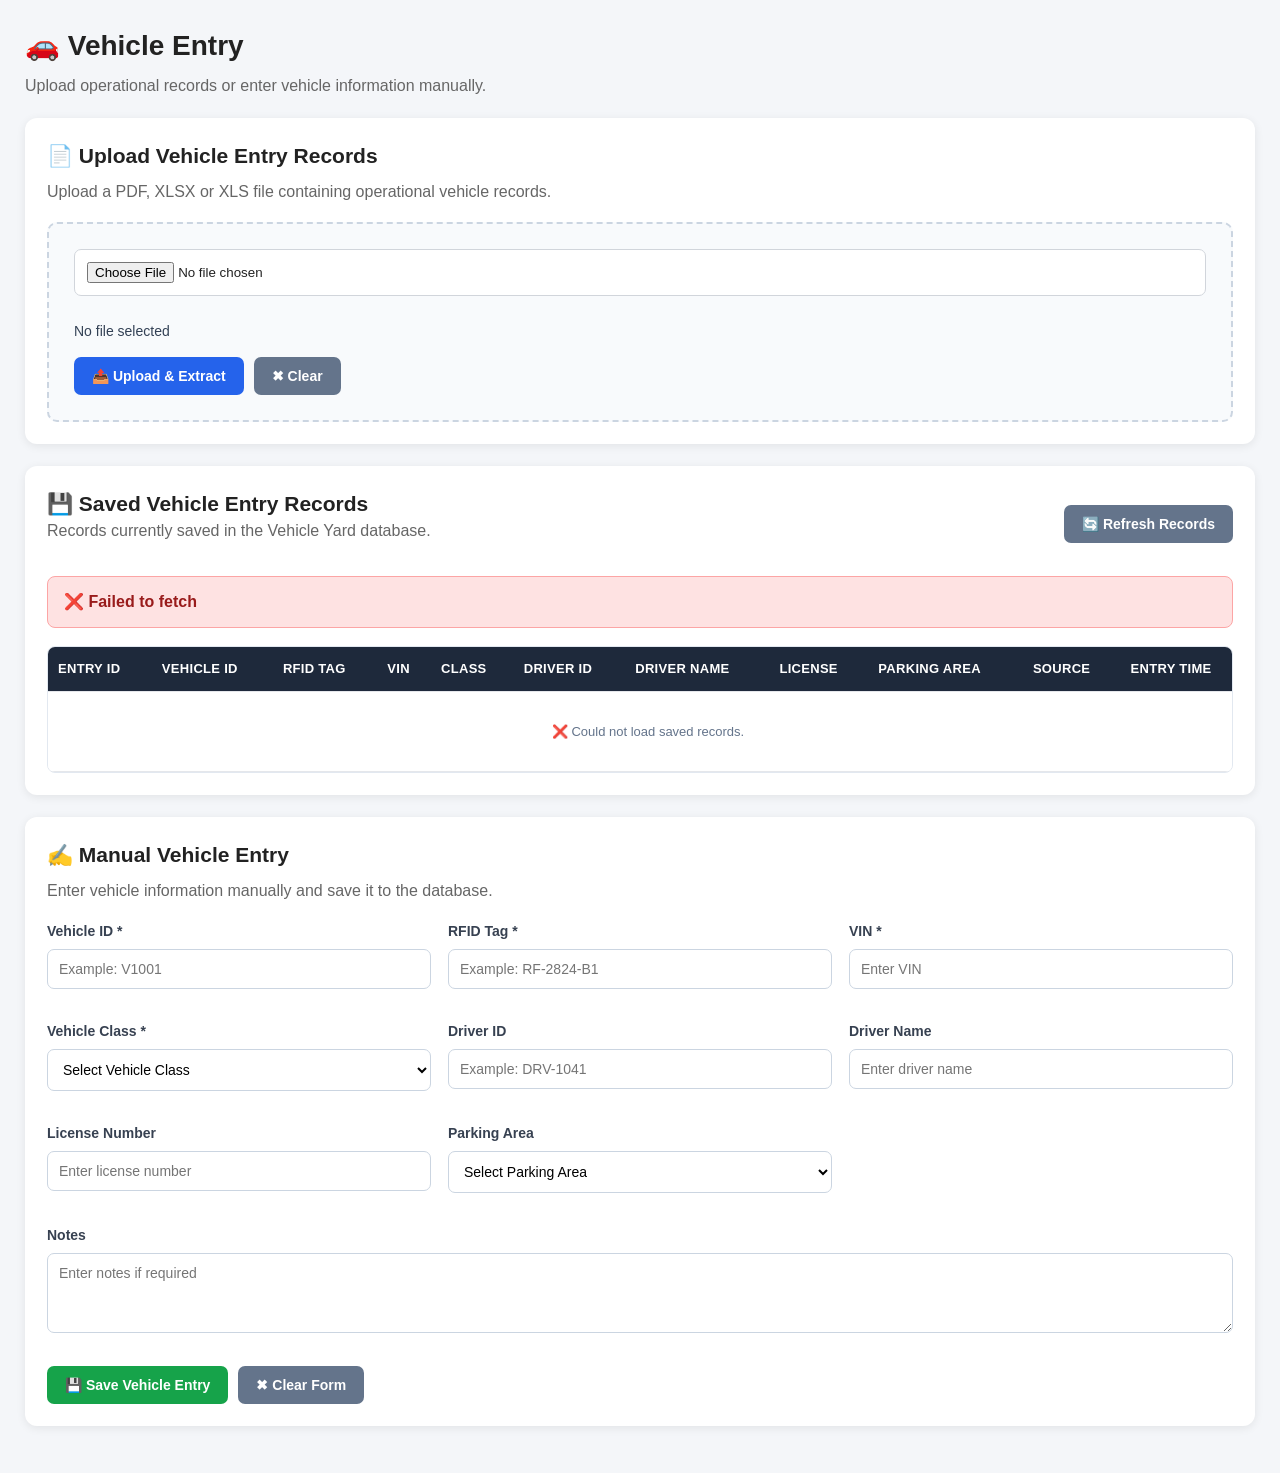
<file: frontend/pages/entry.html>
<!DOCTYPE html>
<html lang="en">

<head>
    <meta charset="UTF-8">
    <meta name="viewport" content="width=device-width, initial-scale=1.0">

    <title>Vehicle Yard Management System - Vehicle Entry</title>

    <link rel="stylesheet" href="../css/style.css">

    <style>
        * {
            box-sizing: border-box;
        }

        body {
            margin: 0;
            font-family: Arial, Helvetica, sans-serif;
            background: #f4f6f9;
            color: #222;
        }

        .page-container {
            padding: 25px;
        }

        .page-title {
            margin-bottom: 20px;
        }

        .page-title h1 {
            margin: 0;
            font-size: 28px;
        }

        .page-title p {
            margin-top: 7px;
            color: #666;
        }

        .card {
            background: white;
            border-radius: 12px;
            padding: 22px;
            margin-bottom: 22px;
            box-shadow: 0 2px 10px rgba(0, 0, 0, 0.08);
        }

        .card h2 {
            margin-top: 0;
            margin-bottom: 8px;
            font-size: 21px;
        }

        .card-description {
            color: #666;
            margin-bottom: 18px;
        }

        /* =========================
           BUTTONS
        ========================= */

        button {
            border: none;
            border-radius: 7px;
            padding: 11px 18px;
            cursor: pointer;
            font-size: 14px;
            font-weight: 600;
        }

        button:disabled {
            opacity: 0.6;
            cursor: not-allowed;
        }

        .btn-primary {
            background: #2563eb;
            color: white;
        }

        .btn-primary:hover {
            background: #1d4ed8;
        }

        .btn-success {
            background: #16a34a;
            color: white;
        }

        .btn-success:hover {
            background: #15803d;
        }

        .btn-secondary {
            background: #64748b;
            color: white;
        }

        .btn-secondary:hover {
            background: #475569;
        }

        .btn-danger {
            background: #dc2626;
            color: white;
        }

        .btn-danger:hover {
            background: #b91c1c;
        }

        /* =========================
           FILE UPLOAD
        ========================= */

        .upload-area {
            border: 2px dashed #cbd5e1;
            border-radius: 10px;
            padding: 25px;
            background: #f8fafc;
        }

        .file-input {
            width: 100%;
            padding: 12px;
            border: 1px solid #d1d5db;
            border-radius: 7px;
            background: white;
            margin-bottom: 15px;
        }

        .selected-file {
            margin: 10px 0 15px;
            color: #334155;
            font-size: 14px;
        }

        .upload-buttons {
            display: flex;
            gap: 10px;
            flex-wrap: wrap;
        }

        /* =========================
           ALERTS
        ========================= */

        .message {
            display: none;
            padding: 13px 16px;
            border-radius: 8px;
            margin-top: 15px;
            font-weight: 600;
        }

        .message.success {
            display: block;
            background: #dcfce7;
            color: #166534;
            border: 1px solid #86efac;
        }

        .message.error {
            display: block;
            background: #fee2e2;
            color: #991b1b;
            border: 1px solid #fca5a5;
        }

        .message.info {
            display: block;
            background: #dbeafe;
            color: #1e40af;
            border: 1px solid #93c5fd;
        }

        /* =========================
           SUMMARY
        ========================= */

        .summary-box {
            display: none;
            grid-template-columns: repeat(4, 1fr);
            gap: 15px;
            margin-top: 20px;
        }

        .summary-item {
            padding: 18px;
            border-radius: 10px;
            background: #f8fafc;
            border: 1px solid #e2e8f0;
        }

        .summary-item .label {
            font-size: 13px;
            color: #64748b;
            margin-bottom: 7px;
        }

        .summary-item .value {
            font-size: 25px;
            font-weight: bold;
        }

        /* =========================
           TABLE
        ========================= */

        .table-container {
            width: 100%;
            overflow-x: auto;
            margin-top: 18px;
            border: 1px solid #e2e8f0;
            border-radius: 8px;
        }

        table {
            width: 100%;
            border-collapse: collapse;
            min-width: 1200px;
            background: white;
        }

        th {
            background: #1e293b;
            color: white;
            padding: 12px 10px;
            text-align: left;
            font-size: 13px;
            white-space: nowrap;
        }

        td {
            padding: 11px 10px;
            border-bottom: 1px solid #e5e7eb;
            font-size: 13px;
            white-space: nowrap;
        }

        tbody tr:hover {
            background: #f8fafc;
        }

        .empty-row {
            text-align: center;
            padding: 30px;
            color: #64748b;
        }

        /* =========================
           STATUS BADGES
        ========================= */

        .badge {
            display: inline-block;
            padding: 5px 9px;
            border-radius: 20px;
            font-size: 11px;
            font-weight: bold;
        }

        .badge-synced {
            background: #dcfce7;
            color: #166534;
        }

        .badge-pending {
            background: #fef3c7;
            color: #92400e;
        }

        .badge-movement {
            background: #dbeafe;
            color: #1e40af;
        }

        /* =========================
           MANUAL FORM
        ========================= */

        .form-grid {
            display: grid;
            grid-template-columns: repeat(3, 1fr);
            gap: 17px;
        }

        .form-group {
            display: flex;
            flex-direction: column;
        }

        .form-group label {
            margin-bottom: 7px;
            font-weight: 600;
            font-size: 14px;
        }

        .form-group input,
        .form-group select,
        .form-group textarea {
            width: 100%;
            padding: 11px;
            border: 1px solid #cbd5e1;
            border-radius: 7px;
            font-size: 14px;
            outline: none;
        }

        .form-group input:focus,
        .form-group select:focus,
        .form-group textarea:focus {
            border-color: #2563eb;
        }

        .form-group textarea {
            min-height: 80px;
            resize: vertical;
        }

        .full-width {
            grid-column: 1 / -1;
        }

        .manual-buttons {
            margin-top: 18px;
            display: flex;
            gap: 10px;
        }

        /* =========================
           LOADING
        ========================= */

        .loading {
            display: none;
            margin-top: 15px;
            padding: 12px;
            background: #f1f5f9;
            border-radius: 7px;
            color: #334155;
            font-weight: 600;
        }

        /* =========================
           SECTION HEADER
        ========================= */

        .section-header {
            display: flex;
            justify-content: space-between;
            align-items: center;
            gap: 15px;
            margin-bottom: 10px;
        }

        .section-header h2 {
            margin-bottom: 0;
        }

        /* =========================
           RESPONSIVE
        ========================= */

        @media (max-width: 900px) {
            .summary-box {
                grid-template-columns: repeat(2, 1fr);
            }

            .form-grid {
                grid-template-columns: repeat(2, 1fr);
            }
        }

        @media (max-width: 600px) {
            .page-container {
                padding: 15px;
            }

            .summary-box,
            .form-grid {
                grid-template-columns: 1fr;
            }

            .section-header {
                flex-direction: column;
                align-items: flex-start;
            }
        }
    </style>
</head>

<body>

<div class="page-container">

    <!-- =====================================================
         PAGE TITLE
    ====================================================== -->

    <div class="page-title">
        <h1>🚗 Vehicle Entry</h1>
        <p>Upload operational records or enter vehicle information manually.</p>
    </div>


    <!-- =====================================================
         PDF / EXCEL UPLOAD
    ====================================================== -->

    <div class="card">

        <h2>📄 Upload Vehicle Entry Records</h2>

        <div class="card-description">
            Upload a PDF, XLSX or XLS file containing operational vehicle records.
        </div>

        <div class="upload-area">

            <input
                type="file"
                id="entryFile"
                class="file-input"
                accept=".pdf,.xlsx,.xls"
            >

            <div id="selectedFile" class="selected-file">
                No file selected
            </div>

            <div class="upload-buttons">

                <button
                    type="button"
                    class="btn-primary"
                    id="uploadExtractBtn"
                    onclick="uploadAndExtract()">
                    📤 Upload & Extract
                </button>

                <button
                    type="button"
                    class="btn-secondary"
                    onclick="clearUpload()">
                    ✖ Clear
                </button>

            </div>

            <div id="uploadLoading" class="loading">
                ⏳ Uploading file and extracting records...
            </div>

            <div id="uploadMessage" class="message"></div>

        </div>

    </div>


    <!-- =====================================================
         EXTRACTION SUMMARY
    ====================================================== -->

    <div
        class="card"
        id="extractedSection"
        style="display:none;">

        <div class="section-header">

            <div>
                <h2>📋 Extracted Records</h2>
                <div class="card-description">
                    Review the records extracted from the uploaded file.
                </div>
            </div>

            <!-- IMPORTANT:
                 onclick MUST be saveAllRecords()
            -->

            <button
                type="button"
                class="btn-success"
                id="saveAllBtn"
                onclick="saveAllRecords()">
                💾 Save All Records
            </button>

        </div>

        <!-- Summary -->

        <div
            class="summary-box"
            id="extractedSummary">

            <div class="summary-item">
                <div class="label">Total Records</div>
                <div class="value" id="totalExtracted">0</div>
            </div>

            <div class="summary-item">
                <div class="label">Ready to Save</div>
                <div class="value" id="readyToSave">0</div>
            </div>

            <div class="summary-item">
                <div class="label">Saved</div>
                <div class="value" id="savedCount">0</div>
            </div>

            <div class="summary-item">
                <div class="label">Failed</div>
                <div class="value" id="failedCount">0</div>
            </div>

        </div>


        <!-- Extracted Table -->

        <div class="table-container">

            <table>

                <thead>
                    <tr>
                        <th>Rec #</th>
                        <th>Driver ID</th>
                        <th>Vehicle ID</th>
                        <th>RFID Tag</th>
                        <th>Class</th>
                        <th>Date</th>
                        <th>Time (UTC)</th>
                        <th>Parking Area</th>
                        <th>Movement</th>
                        <th>SAP</th>
                    </tr>
                </thead>

                <tbody id="extractedTableBody">

                </tbody>

            </table>

        </div>

        <div
            id="saveMessage"
            class="message">
        </div>

        <div
            id="saveLoading"
            class="loading">
            ⏳ Saving records to database...
        </div>

    </div>


    <!-- =====================================================
         SAVED RECORDS
    ====================================================== -->

    <div class="card">

        <div class="section-header">

            <div>
                <h2>💾 Saved Vehicle Entry Records</h2>
                <div class="card-description">
                    Records currently saved in the Vehicle Yard database.
                </div>
            </div>

            <button
                type="button"
                class="btn-secondary"
                onclick="loadSavedRecords()">
                🔄 Refresh Records
            </button>

        </div>

        <div
            id="savedMessage"
            class="message">
        </div>

        <div class="table-container">

            <table>

                <thead>

                    <tr>
                        <th>Entry ID</th>
                        <th>Vehicle ID</th>
                        <th>RFID Tag</th>
                        <th>VIN</th>
                        <th>Class</th>
                        <th>Driver ID</th>
                        <th>Driver Name</th>
                        <th>License</th>
                        <th>Parking Area</th>
                        <th>Source</th>
                        <th>Entry Time</th>
                    </tr>

                </thead>

                <tbody id="savedTableBody">

                    <tr>
                        <td
                            colspan="11"
                            class="empty-row">
                            Loading saved records...
                        </td>
                    </tr>

                </tbody>

            </table>

        </div>

    </div>


    <!-- =====================================================
         MANUAL VEHICLE ENTRY
    ====================================================== -->

    <div class="card">

        <h2>✍️ Manual Vehicle Entry</h2>

        <div class="card-description">
            Enter vehicle information manually and save it to the database.
        </div>

        <form id="manualEntryForm">

            <div class="form-grid">

                <!-- Vehicle ID -->

                <div class="form-group">
                    <label for="vehicleId">
                        Vehicle ID *
                    </label>

                    <input
                        type="text"
                        id="vehicleId"
                        name="vehicle_id"
                        placeholder="Example: V1001"
                        required>
                </div>


                <!-- RFID -->

                <div class="form-group">
                    <label for="rfidTag">
                        RFID Tag *
                    </label>

                    <input
                        type="text"
                        id="rfidTag"
                        name="rfid_tag"
                        placeholder="Example: RF-2824-B1"
                        required>
                </div>


                <!-- VIN -->

                <div class="form-group">
                    <label for="vin">
                        VIN *
                    </label>

                    <input
                        type="text"
                        id="vin"
                        name="vin"
                        placeholder="Enter VIN"
                        required>
                </div>


                <!-- Vehicle Class -->

                <div class="form-group">
                    <label for="vehicleClass">
                        Vehicle Class *
                    </label>

                    <select
                        id="vehicleClass"
                        name="vehicle_class"
                        required>

                        <option value="">
                            Select Vehicle Class
                        </option>

                        <option value="Container">
                            Container
                        </option>

                        <option value="Tanker">
                            Tanker
                        </option>

                        <option value="Flatbed">
                            Flatbed
                        </option>

                        <option value="Box Truck">
                            Box Truck
                        </option>

                        <option value="Van">
                            Van
                        </option>

                        <option value="Chassis">
                            Chassis
                        </option>

                        <option value="Heavy Rig">
                            Heavy Rig
                        </option>

                        <option value="Trailer">
                            Trailer
                        </option>

                    </select>

                </div>


                <!-- Driver ID -->

                <div class="form-group">
                    <label for="driverId">
                        Driver ID
                    </label>

                    <input
                        type="text"
                        id="driverId"
                        name="driver_id"
                        placeholder="Example: DRV-1041">
                </div>


                <!-- Driver Name -->

                <div class="form-group">
                    <label for="driverName">
                        Driver Name
                    </label>

                    <input
                        type="text"
                        id="driverName"
                        name="driver_name"
                        placeholder="Enter driver name">
                </div>


                <!-- License -->

                <div class="form-group">
                    <label for="licenseNumber">
                        License Number
                    </label>

                    <input
                        type="text"
                        id="licenseNumber"
                        name="license_number"
                        placeholder="Enter license number">
                </div>


                <!-- Parking Area -->

                <div class="form-group">
                    <label for="parkingArea">
                        Parking Area
                    </label>

                    <select
                        id="parkingArea"
                        name="parking_area_id">

                        <option value="">
                            Select Parking Area
                        </option>

                        <option value="Area 1">
                            Area 1
                        </option>

                        <option value="Area 2">
                            Area 2
                        </option>

                        <option value="Area 3">
                            Area 3
                        </option>

                        <option value="Area 4">
                            Area 4
                        </option>

                        <option value="Area 5">
                            Area 5
                        </option>

                        <option value="Area 6">
                            Area 6
                        </option>

                        <option value="Area 7">
                            Area 7
                        </option>

                        <option value="Area 8">
                            Area 8
                        </option>

                        <option value="Area 9">
                            Area 9
                        </option>

                        <option value="Area 10">
                            Area 10
                        </option>

                    </select>

                </div>


                <!-- Notes -->

                <div class="form-group full-width">

                    <label for="notes">
                        Notes
                    </label>

                    <textarea
                        id="notes"
                        name="notes"
                        placeholder="Enter notes if required"></textarea>

                </div>

            </div>


            <div class="manual-buttons">

                <button
                    type="submit"
                    class="btn-success"
                    id="manualSaveBtn">
                    💾 Save Vehicle Entry
                </button>

                <button
                    type="button"
                    class="btn-secondary"
                    onclick="clearManualForm()">
                    ✖ Clear Form
                </button>

            </div>

            <div
                id="manualLoading"
                class="loading">
                ⏳ Saving vehicle entry...
            </div>

            <div
                id="manualMessage"
                class="message">
            </div>

        </form>

    </div>

</div>


<!-- =========================================================
     JAVASCRIPT
========================================================= -->

<script>

    // =========================================================
    // API CONFIG
    // =========================================================

    const API_BASE_URL = "http://127.0.0.1:5000";


    // =========================================================
    // GLOBAL DATA
    // =========================================================

    let extractedRecords = [];


    // =========================================================
    // DOM READY
    // =========================================================

    document.addEventListener("DOMContentLoaded", function () {

        const fileInput =
            document.getElementById("entryFile");

        fileInput.addEventListener(
            "change",
            function () {

                const selectedFile =
                    this.files[0];

                const selectedFileText =
                    document.getElementById("selectedFile");

                if (selectedFile) {

                    selectedFileText.textContent =
                        "📄 Selected file: " +
                        selectedFile.name;

                } else {

                    selectedFileText.textContent =
                        "No file selected";
                }

            }
        );

        // Load already saved records
        loadSavedRecords();

        // Manual form submit
        const manualForm =
            document.getElementById("manualEntryForm");

        manualForm.addEventListener(
            "submit",
            submitManualEntry
        );

    });


    // =========================================================
    // HELPER - SHOW MESSAGE
    // =========================================================

    function showMessage(
        elementId,
        message,
        type
    ) {

        const element =
            document.getElementById(elementId);

        element.textContent = message;

        element.className =
            "message " + type;

    }


    // =========================================================
    // HELPER - CLEAR MESSAGE
    // =========================================================

    function clearMessage(elementId) {

        const element =
            document.getElementById(elementId);

        element.textContent = "";

        element.className =
            "message";

    }


    // =========================================================
    // UPLOAD AND EXTRACT
    // =========================================================

    async function uploadAndExtract() {

        const fileInput =
            document.getElementById("entryFile");

        const file =
            fileInput.files[0];

        if (!file) {

            showMessage(
                "uploadMessage",
                "Please select a PDF or Excel file first.",
                "error"
            );

            return;
        }


        // Validate extension

        const fileName =
            file.name.toLowerCase();

        const allowed =
            fileName.endsWith(".pdf") ||
            fileName.endsWith(".xlsx") ||
            fileName.endsWith(".xls");

        if (!allowed) {

            showMessage(
                "uploadMessage",
                "Only PDF, XLSX or XLS files are allowed.",
                "error"
            );

            return;
        }


        // Clear previous data

        extractedRecords = [];

        document.getElementById(
            "extractedSection"
        ).style.display = "none";

        clearMessage("saveMessage");


        // FormData

        const formData =
            new FormData();

        formData.append(
            "file",
            file
        );


        // Loading

        const uploadButton =
            document.getElementById(
                "uploadExtractBtn"
            );

        uploadButton.disabled = true;

        uploadButton.textContent =
            "⏳ Processing...";

        document.getElementById(
            "uploadLoading"
        ).style.display = "block";


        clearMessage("uploadMessage");


        try {

            const response =
                await fetch(
                    API_BASE_URL +
                    "/api/entry/pdf",
                    {
                        method: "POST",
                        body: formData
                    }
                );


            const result =
                await response.json();


            console.log(
                "Upload response:",
                result
            );


            if (!response.ok ||
                result.status !== "SUCCESS") {

                throw new Error(
                    result.error ||
                    "File processing failed."
                );

            }


            // =================================================
            // SUCCESS
            // =================================================

            extractedRecords =
                Array.isArray(result.data)
                    ? result.data
                    : [];


            if (
                extractedRecords.length === 0
            ) {

                throw new Error(
                    "File uploaded, but no vehicle records were extracted."
                );

            }


            showMessage(
                "uploadMessage",
                "✅ File uploaded successfully — " +
                extractedRecords.length +
                " records extracted.",
                "success"
            );


            // Display section

            document.getElementById(
                "extractedSection"
            ).style.display = "block";


            document.getElementById(
                "extractedSummary"
            ).style.display = "grid";


            document.getElementById(
                "totalExtracted"
            ).textContent =
                extractedRecords.length;


            document.getElementById(
                "readyToSave"
            ).textContent =
                extractedRecords.length;


            document.getElementById(
                "savedCount"
            ).textContent = "0";


            document.getElementById(
                "failedCount"
            ).textContent = "0";


            renderExtractedRecords();


            // Scroll to extracted section

            document.getElementById(
                "extractedSection"
            ).scrollIntoView({
                behavior: "smooth"
            });

        }

        catch (error) {

            console.error(
                "Upload error:",
                error
            );

            showMessage(
                "uploadMessage",
                "❌ " + error.message,
                "error"
            );

        }

        finally {

            uploadButton.disabled = false;

            uploadButton.textContent =
                "📤 Upload & Extract";

            document.getElementById(
                "uploadLoading"
            ).style.display = "none";

        }

    }


    // =========================================================
    // RENDER EXTRACTED RECORDS
    // =========================================================

    function renderExtractedRecords() {

        const tbody =
            document.getElementById(
                "extractedTableBody"
            );

        tbody.innerHTML = "";


        if (
            !extractedRecords.length
        ) {

            tbody.innerHTML = `
                <tr>
                    <td
                        colspan="10"
                        class="empty-row">
                        No records extracted.
                    </td>
                </tr>
            `;

            return;
        }


        extractedRecords.forEach(
            function (record) {

                const row =
                    document.createElement("tr");


                row.innerHTML = `

                    <td>
                        ${escapeHtml(
                            record.record_no || ""
                        )}
                    </td>

                    <td>
                        ${escapeHtml(
                            record.driver_id || ""
                        )}
                    </td>

                    <td>
                        ${escapeHtml(
                            record.vehicle_id || ""
                        )}
                    </td>

                    <td>
                        ${escapeHtml(
                            record.rfid_tag || ""
                        )}
                    </td>

                    <td>
                        ${escapeHtml(
                            record.vehicle_class || ""
                        )}
                    </td>

                    <td>
                        ${escapeHtml(
                            record.date || ""
                        )}
                    </td>

                    <td>
                        ${escapeHtml(
                            record.time || ""
                        )}
                    </td>

                    <td>
                        ${escapeHtml(
                            record.parking_area_id || ""
                        )}
                    </td>

                    <td>
                        <span class="badge badge-movement">
                            ${escapeHtml(
                                record.movement || ""
                            )}
                        </span>
                    </td>

                    <td>
                        ${
                            String(
                                record.sap_status || ""
                            ).toLowerCase() === "pending"

                            ?

                            `<span class="badge badge-pending">
                                Pending
                            </span>`

                            :

                            `<span class="badge badge-synced">
                                ${escapeHtml(
                                    record.sap_status || ""
                                )}
                            </span>`
                        }
                    </td>

                `;


                tbody.appendChild(row);

            }
        );

    }


    // =========================================================
    // SAVE ALL EXTRACTED RECORDS
    // =========================================================

    async function saveAllRecords() {

        if (
            !Array.isArray(
                extractedRecords
            )
            ||
            extractedRecords.length === 0
        ) {

            showMessage(
                "saveMessage",
                "No extracted records available to save.",
                "error"
            );

            return;
        }


        const saveButton =
            document.getElementById(
                "saveAllBtn"
            );


        saveButton.disabled = true;

        saveButton.textContent =
            "⏳ Saving...";


        document.getElementById(
            "saveLoading"
        ).style.display = "block";


        clearMessage("saveMessage");


        try {

            console.log(
                "Sending records to backend:",
                extractedRecords
            );


            const response =
                await fetch(
                    API_BASE_URL +
                    "/api/entry/pdf/save-bulk",
                    {
                        method: "POST",

                        headers: {
                            "Content-Type":
                                "application/json"
                        },

                        body: JSON.stringify({
                            records:
                                extractedRecords
                        })
                    }
                );


            const result =
                await response.json();


            console.log(
                "Save response:",
                result
            );


            if (
                !response.ok
            ) {

                throw new Error(
                    result.error ||
                    result.message ||
                    "Records could not be saved."
                );

            }


            // =================================================
            // SAVE COUNTS
            // =================================================

            const saved =
                Number(
                    result.saved_count || 0
                );

            const failed =
                Number(
                    result.failed_count || 0
                );


            document.getElementById(
                "savedCount"
            ).textContent = saved;


            document.getElementById(
                "failedCount"
            ).textContent = failed;


            document.getElementById(
                "readyToSave"
            ).textContent =
                Math.max(
                    extractedRecords.length - saved,
                    0
                );


            // =================================================
            // RESPONSE MESSAGE
            // =================================================

            if (
                result.status === "SUCCESS"
            ) {

                showMessage(
                    "saveMessage",
                    "✅ " +
                    saved +
                    " records saved successfully.",
                    "success"
                );

            }

            else if (
                result.status ===
                "PARTIAL_SUCCESS"
            ) {

                showMessage(
                    "saveMessage",
                    "⚠️ " +
                    saved +
                    " records saved, " +
                    failed +
                    " records failed.",
                    "info"
                );

            }

            else {

                showMessage(
                    "saveMessage",
                    "❌ No records were saved. " +
                    failed +
                    " records failed.",
                    "error"
                );

            }


            // =================================================
            // SHOW FAILED RECORD DETAILS
            // =================================================

            if (
                Array.isArray(
                    result.failed_records
                )
                &&
                result.failed_records.length > 0
            ) {

                console.log(
                    "Failed records:",
                    result.failed_records
                );

            }


            // =================================================
            // LOAD SAVED RECORDS
            // =================================================

            await loadSavedRecords();

        }

        catch (error) {

            console.error(
                "Save error:",
                error
            );


            showMessage(
                "saveMessage",
                "❌ Save failed: " +
                error.message,
                "error"
            );

        }

        finally {

            saveButton.disabled = false;

            saveButton.textContent =
                "💾 Save All Records";


            document.getElementById(
                "saveLoading"
            ).style.display = "none";

        }

    }


    // =========================================================
    // LOAD SAVED RECORDS
    // =========================================================

    async function loadSavedRecords() {

        const tbody =
            document.getElementById(
                "savedTableBody"
            );


        tbody.innerHTML = `
            <tr>
                <td
                    colspan="11"
                    class="empty-row">
                    ⏳ Loading saved records...
                </td>
            </tr>
        `;


        try {

            const response =
                await fetch(
                    API_BASE_URL +
                    "/api/entry/entries?limit=500"
                );


            const result =
                await response.json();


            console.log(
                "Saved records:",
                result
            );


            if (
                !response.ok
            ) {

                throw new Error(
                    result.error ||
                    "Could not load saved records."
                );

            }


            // Backend returns array

            const records =
                Array.isArray(result)
                    ? result
                    : (
                        Array.isArray(
                            result.data
                        )
                        ? result.data
                        : []
                    );


            renderSavedRecords(
                records
            );


            if (
                records.length > 0
            ) {

                showMessage(
                    "savedMessage",
                    "✅ " +
                    records.length +
                    " saved record(s) loaded from database.",
                    "success"
                );

            }

            else {

                clearMessage(
                    "savedMessage"
                );

            }

        }

        catch (error) {

            console.error(
                "Load saved records error:",
                error
            );


            tbody.innerHTML = `
                <tr>
                    <td
                        colspan="11"
                        class="empty-row">
                        ❌ Could not load saved records.
                    </td>
                </tr>
            `;


            showMessage(
                "savedMessage",
                "❌ " + error.message,
                "error"
            );

        }

    }


    // =========================================================
    // RENDER SAVED RECORDS
    // =========================================================

    function renderSavedRecords(
        records
    ) {

        const tbody =
            document.getElementById(
                "savedTableBody"
            );


        tbody.innerHTML = "";


        if (
            !records.length
        ) {

            tbody.innerHTML = `
                <tr>
                    <td
                        colspan="11"
                        class="empty-row">
                        No vehicle entry records saved yet.
                    </td>
                </tr>
            `;

            return;
        }


        records.forEach(
            function (record) {

                const row =
                    document.createElement("tr");


                row.innerHTML = `

                    <td>
                        ${escapeHtml(
                            record.entry_id ??
                            record.id ??
                            ""
                        )}
                    </td>

                    <td>
                        ${escapeHtml(
                            record.vehicle_id || ""
                        )}
                    </td>

                    <td>
                        ${escapeHtml(
                            record.rfid_tag || ""
                        )}
                    </td>

                    <td>
                        ${escapeHtml(
                            record.vin || ""
                        )}
                    </td>

                    <td>
                        ${escapeHtml(
                            record.vehicle_class || ""
                        )}
                    </td>

                    <td>
                        ${escapeHtml(
                            record.driver_id || ""
                        )}
                    </td>

                    <td>
                        ${escapeHtml(
                            record.driver_name || ""
                        )}
                    </td>

                    <td>
                        ${escapeHtml(
                            record.license_number || ""
                        )}
                    </td>

                    <td>
                        ${escapeHtml(
                            record.parking_area_id || ""
                        )}
                    </td>

                    <td>
                        <span class="badge badge-synced">
                            ${escapeHtml(
                                record.entry_source ||
                                "UPLOAD"
                            )}
                        </span>
                    </td>

                    <td>
                        ${formatDateTime(
                            record.entry_time
                        )}
                    </td>

                `;


                tbody.appendChild(row);

            }
        );

    }


    // =========================================================
    // MANUAL ENTRY
    // =========================================================

    async function submitManualEntry(
        event
    ) {

        event.preventDefault();


        const form =
            document.getElementById(
                "manualEntryForm"
            );


        const data = {

            vehicle_id:
                document.getElementById(
                    "vehicleId"
                ).value.trim(),

            rfid_tag:
                document.getElementById(
                    "rfidTag"
                ).value.trim(),

            vin:
                document.getElementById(
                    "vin"
                ).value.trim(),

            vehicle_class:
                document.getElementById(
                    "vehicleClass"
                ).value.trim(),

            driver_id:
                document.getElementById(
                    "driverId"
                ).value.trim(),

            driver_name:
                document.getElementById(
                    "driverName"
                ).value.trim(),

            license_number:
                document.getElementById(
                    "licenseNumber"
                ).value.trim(),

            parking_area_id:
                document.getElementById(
                    "parkingArea"
                ).value.trim(),

            notes:
                document.getElementById(
                    "notes"
                ).value.trim()

        };


        // Required frontend validation

        if (!data.vehicle_id) {

            showMessage(
                "manualMessage",
                "Vehicle ID is required.",
                "error"
            );

            return;
        }


        if (!data.rfid_tag) {

            showMessage(
                "manualMessage",
                "RFID Tag is required.",
                "error"
            );

            return;
        }


        if (!data.vin) {

            showMessage(
                "manualMessage",
                "VIN is required for manual entry.",
                "error"
            );

            return;
        }


        if (!data.vehicle_class) {

            showMessage(
                "manualMessage",
                "Vehicle Class is required.",
                "error"
            );

            return;
        }


        const saveButton =
            document.getElementById(
                "manualSaveBtn"
            );


        saveButton.disabled = true;

        saveButton.textContent =
            "⏳ Saving...";


        document.getElementById(
            "manualLoading"
        ).style.display = "block";


        clearMessage(
            "manualMessage"
        );


        try {

            const response =
                await fetch(
                    API_BASE_URL +
                    "/api/entry/manual",
                    {
                        method: "POST",

                        headers: {
                            "Content-Type":
                                "application/json"
                        },

                        body:
                            JSON.stringify(data)
                    }
                );


            const result =
                await response.json();


            console.log(
                "Manual entry response:",
                result
            );


            if (
                !response.ok ||
                result.status !== "SUCCESS"
            ) {

                throw new Error(
                    result.error ||
                    result.message ||
                    "Manual entry could not be saved."
                );

            }


            showMessage(
                "manualMessage",
                "✅ Manual vehicle entry saved successfully.",
                "success"
            );


            // Clear form

            form.reset();


            // Refresh database records

            await loadSavedRecords();

        }

        catch (error) {

            console.error(
                "Manual entry error:",
                error
            );


            showMessage(
                "manualMessage",
                "❌ " +
                error.message,
                "error"
            );

        }

        finally {

            saveButton.disabled = false;

            saveButton.textContent =
                "💾 Save Vehicle Entry";


            document.getElementById(
                "manualLoading"
            ).style.display = "none";

        }

    }


    // =========================================================
    // CLEAR UPLOAD
    // =========================================================

    function clearUpload() {

        document.getElementById(
            "entryFile"
        ).value = "";


        document.getElementById(
            "selectedFile"
        ).textContent =
            "No file selected";


        extractedRecords = [];


        document.getElementById(
            "extractedSection"
        ).style.display = "none";


        clearMessage(
            "uploadMessage"
        );

        clearMessage(
            "saveMessage"
        );


        document.getElementById(
            "extractedTableBody"
        ).innerHTML = "";

    }


    // =========================================================
    // CLEAR MANUAL FORM
    // =========================================================

    function clearManualForm() {

        document.getElementById(
            "manualEntryForm"
        ).reset();


        clearMessage(
            "manualMessage"
        );

    }


    // =========================================================
    // ESCAPE HTML
    // =========================================================

    function escapeHtml(
        value
    ) {

        if (
            value === null ||
            value === undefined
        ) {

            return "";

        }


        return String(value)
            .replace(
                /&/g,
                "&amp;"
            )
            .replace(
                /</g,
                "&lt;"
            )
            .replace(
                />/g,
                "&gt;"
            )
            .replace(
                /"/g,
                "&quot;"
            )
            .replace(
                /'/g,
                "&#039;"
            );

    }


    // =========================================================
    // FORMAT DATE TIME
    // =========================================================

    function formatDateTime(
        value
    ) {

        if (!value) {
            return "";
        }


        try {

            const date =
                new Date(value);


            if (
                isNaN(
                    date.getTime()
                )
            ) {

                return escapeHtml(
                    value
                );

            }


            return date.toLocaleString();

        }

        catch (error) {

            return escapeHtml(
                value
            );

        }

    }

</script>

</body>

</html>
</file>
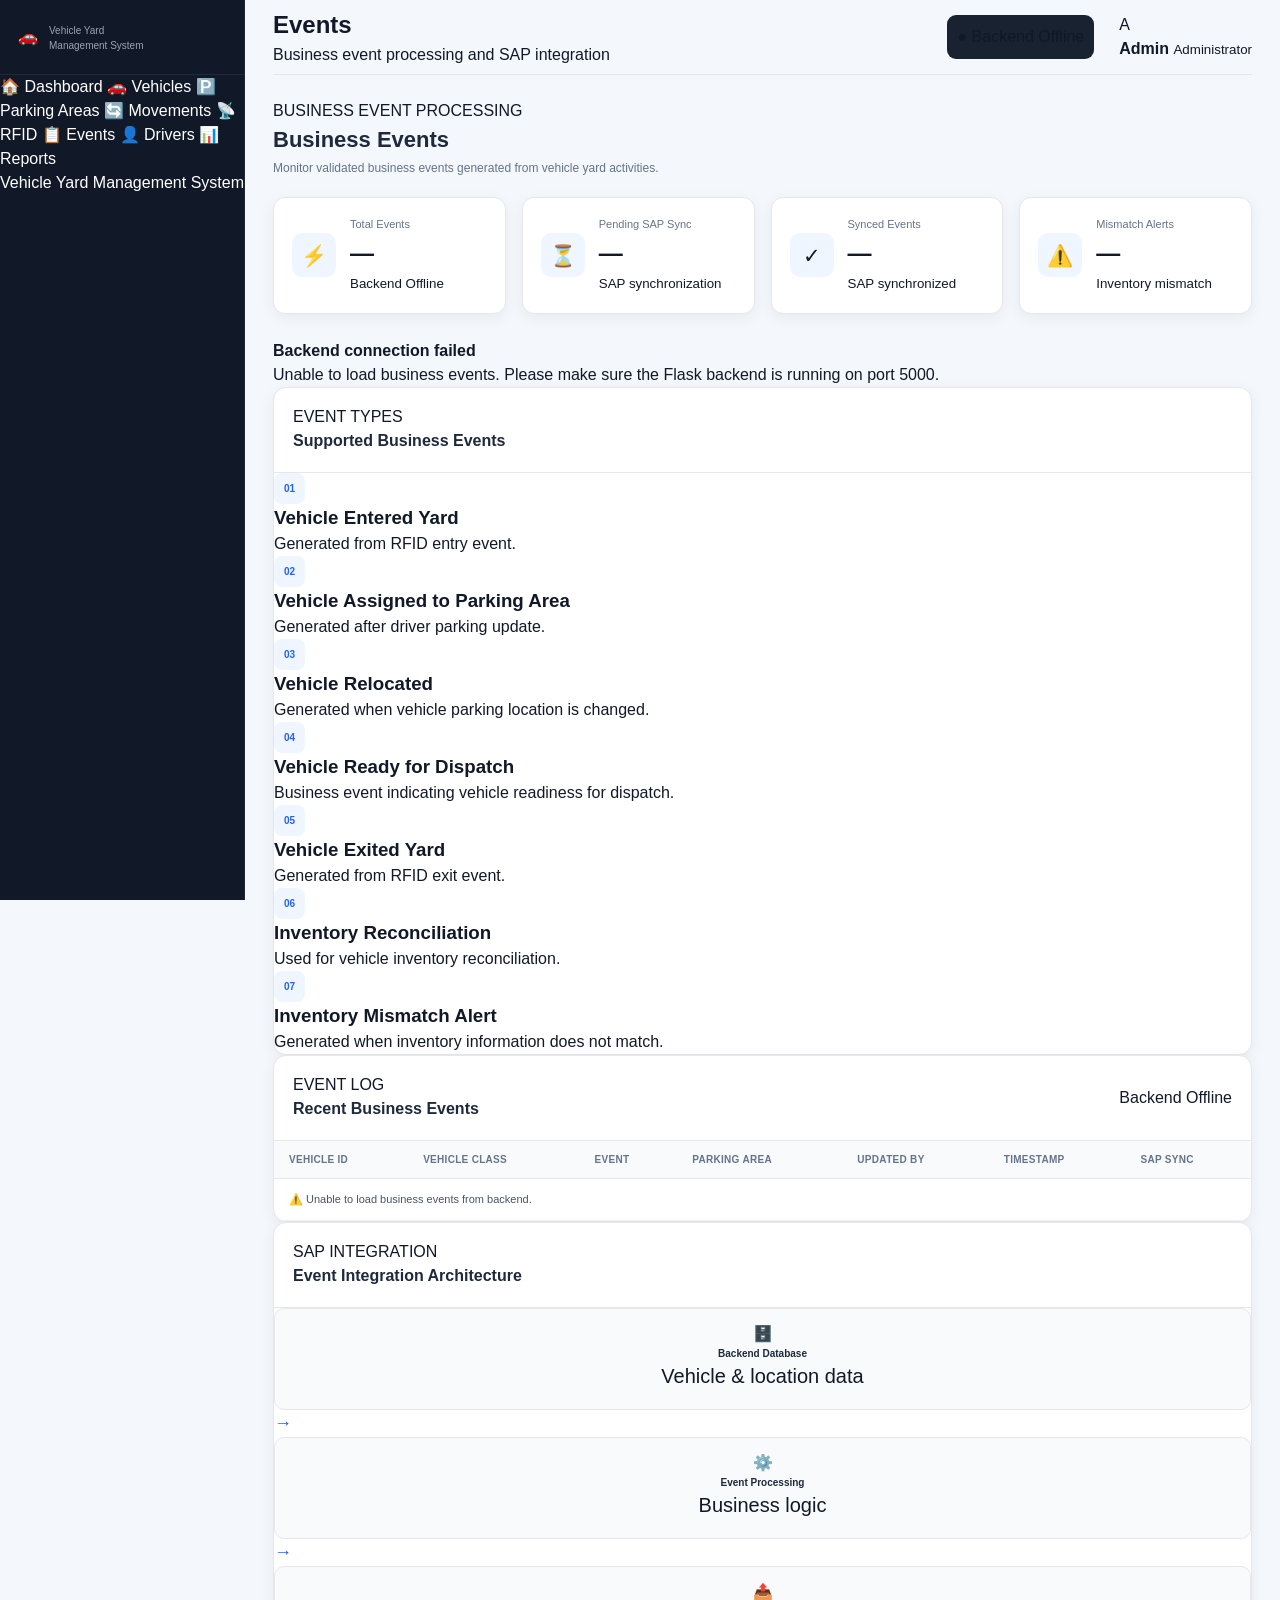
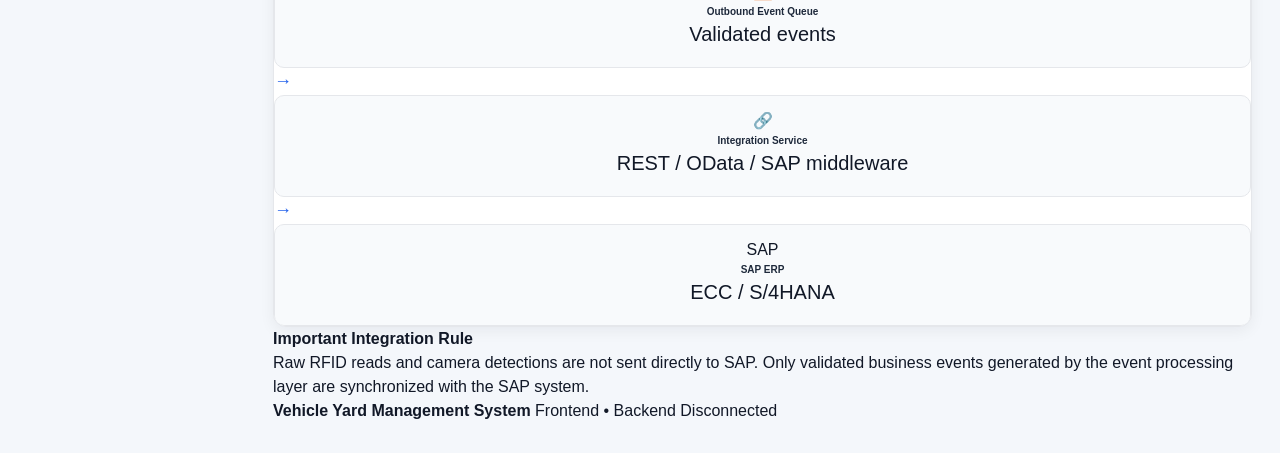
<file: frontend/pages/events.html>
<!DOCTYPE html>
<html lang="en">

<head>

    <meta charset="UTF-8">
    <meta name="viewport" content="width=device-width, initial-scale=1.0">

    <title>Events | Vehicle Yard Management System</title>

    <link rel="stylesheet" href="../css/style.css">

</head>


<body>


<!-- =========================================================
     SIDEBAR
========================================================= -->

<aside class="sidebar">

    <div class="sidebar-logo">

        🚗

        <span>
            Vehicle Yard<br>
            Management System
        </span>

    </div>


    <nav class="sidebar-menu">

        <a href="dashboard.html">
            🏠 Dashboard
        </a>

        <a href="vehicles.html">
            🚗 Vehicles
        </a>

        <a href="parking.html">
            🅿️ Parking Areas
        </a>

        <a href="movements.html">
            🔄 Movements
        </a>

        <a href="rfid.html">
            📡 RFID
        </a>

        <a href="events.html" class="active">
            📋 Events
        </a>

        <a href="drivers.html">
            👤 Drivers
        </a>

        <a href="reports.html">
            📊 Reports
        </a>

    </nav>


    <div class="sidebar-footer">
        Vehicle Yard Management System
    </div>

</aside>



<!-- =========================================================
     MAIN CONTENT
========================================================= -->

<main class="main-content">


    <!-- TOPBAR -->

    <header class="topbar">

        <div>

            <h2>
                Events
            </h2>

            <p>
                Business event processing and SAP integration
            </p>

        </div>


        <div class="topbar-right">

            <span
                class="system-status"
                id="systemStatus"
            >
                ● Checking Backend...
            </span>


            <div class="admin-profile">

                <div class="admin-avatar">
                    A
                </div>

                <div>

                    <strong>
                        Admin
                    </strong>

                    <small>
                        Administrator
                    </small>

                </div>

            </div>

        </div>

    </header>



    <!-- =====================================================
         PAGE CONTENT
    ====================================================== -->

    <section class="page-content">


        <!-- PAGE HEADER -->

        <div class="page-header">

            <div>

                <span class="section-label">
                    BUSINESS EVENT PROCESSING
                </span>


                <h1>
                    Business Events
                </h1>


                <p>
                    Monitor validated business events generated
                    from vehicle yard activities.
                </p>

            </div>

        </div>



        <!-- =================================================
             SUMMARY CARDS
        ================================================== -->

        <div class="dashboard-cards">


            <!-- TOTAL EVENTS -->

            <div class="dashboard-card">

                <div class="card-icon">
                    ⚡
                </div>

                <div>

                    <span>
                        Total Events
                    </span>

                    <h2 id="totalEvents">
                        —
                    </h2>

                    <small id="totalEventsText">
                        Loading...
                    </small>

                </div>

            </div>



            <!-- PENDING -->

            <div class="dashboard-card">

                <div class="card-icon">
                    ⏳
                </div>

                <div>

                    <span>
                        Pending SAP Sync
                    </span>

                    <h2 id="pendingEvents">
                        —
                    </h2>

                    <small>
                        SAP synchronization
                    </small>

                </div>

            </div>



            <!-- SYNCED -->

            <div class="dashboard-card">

                <div class="card-icon">
                    ✓
                </div>

                <div>

                    <span>
                        Synced Events
                    </span>

                    <h2 id="syncedEvents">
                        —
                    </h2>

                    <small>
                        SAP synchronized
                    </small>

                </div>

            </div>



            <!-- MISMATCH -->

            <div class="dashboard-card">

                <div class="card-icon">
                    ⚠️
                </div>

                <div>

                    <span>
                        Mismatch Alerts
                    </span>

                    <h2 id="mismatchEvents">
                        —
                    </h2>

                    <small>
                        Inventory mismatch
                    </small>

                </div>

            </div>

        </div>



        <!-- =================================================
             BACKEND NOTE
        ================================================== -->

        <div
            class="backend-note"
            id="backendNote"
        >

            <strong>
                Connecting to backend...
            </strong>

            <p>
                Business event records and SAP synchronization
                status are being loaded from the backend.
            </p>

        </div>



        <!-- =================================================
             EVENT TYPES
        ================================================== -->

        <div class="panel">


            <div class="panel-header">

                <div>

                    <span class="section-label">
                        EVENT TYPES
                    </span>

                    <h2>
                        Supported Business Events
                    </h2>

                </div>

            </div>



            <div class="event-type-grid">


                <div class="event-type-card">

                    <div class="event-number">
                        01
                    </div>

                    <div>

                        <h3>
                            Vehicle Entered Yard
                        </h3>

                        <p>
                            Generated from RFID entry event.
                        </p>

                    </div>

                </div>



                <div class="event-type-card">

                    <div class="event-number">
                        02
                    </div>

                    <div>

                        <h3>
                            Vehicle Assigned to Parking Area
                        </h3>

                        <p>
                            Generated after driver parking update.
                        </p>

                    </div>

                </div>



                <div class="event-type-card">

                    <div class="event-number">
                        03
                    </div>

                    <div>

                        <h3>
                            Vehicle Relocated
                        </h3>

                        <p>
                            Generated when vehicle parking location
                            is changed.
                        </p>

                    </div>

                </div>



                <div class="event-type-card">

                    <div class="event-number">
                        04
                    </div>

                    <div>

                        <h3>
                            Vehicle Ready for Dispatch
                        </h3>

                        <p>
                            Business event indicating vehicle
                            readiness for dispatch.
                        </p>

                    </div>

                </div>



                <div class="event-type-card">

                    <div class="event-number">
                        05
                    </div>

                    <div>

                        <h3>
                            Vehicle Exited Yard
                        </h3>

                        <p>
                            Generated from RFID exit event.
                        </p>

                    </div>

                </div>



                <div class="event-type-card">

                    <div class="event-number">
                        06
                    </div>

                    <div>

                        <h3>
                            Inventory Reconciliation
                        </h3>

                        <p>
                            Used for vehicle inventory
                            reconciliation.
                        </p>

                    </div>

                </div>



                <div class="event-type-card">

                    <div class="event-number">
                        07
                    </div>

                    <div>

                        <h3>
                            Inventory Mismatch Alert
                        </h3>

                        <p>
                            Generated when inventory information
                            does not match.
                        </p>

                    </div>

                </div>


            </div>

        </div>



        <!-- =================================================
             EVENT LOG
        ================================================== -->

        <div class="panel">


            <div class="panel-header">

                <div>

                    <span class="section-label">
                        EVENT LOG
                    </span>

                    <h2>
                        Recent Business Events
                    </h2>

                </div>


                <div>

                    <span
                        class="area-count"
                        id="eventBackendStatus"
                    >
                        Loading...
                    </span>

                </div>

            </div>



            <div class="table-container">

                <table class="vehicle-table">


                    <thead>

                        <tr>

                            <th>
                                Vehicle ID
                            </th>

                            <th>
                                Vehicle Class
                            </th>

                            <th>
                                Event
                            </th>

                            <th>
                                Parking Area
                            </th>

                            <th>
                                Updated By
                            </th>

                            <th>
                                Timestamp
                            </th>

                            <th>
                                SAP Sync
                            </th>

                        </tr>

                    </thead>



                    <tbody id="eventTableBody">

                        <tr>

                            <td colspan="7">

                                ⚡ Loading business events...

                            </td>

                        </tr>

                    </tbody>


                </table>

            </div>

        </div>



        <!-- =================================================
             SAP ARCHITECTURE
        ================================================== -->

        <div class="panel">


            <div class="panel-header">

                <div>

                    <span class="section-label">
                        SAP INTEGRATION
                    </span>

                    <h2>
                        Event Integration Architecture
                    </h2>

                </div>

            </div>



            <div class="location-flow">


                <div class="flow-step">

                    <div class="flow-icon">
                        🗄️
                    </div>

                    <strong>
                        Backend Database
                    </strong>

                    <span>
                        Vehicle & location data
                    </span>

                </div>


                <div class="flow-arrow">
                    →
                </div>


                <div class="flow-step">

                    <div class="flow-icon">
                        ⚙️
                    </div>

                    <strong>
                        Event Processing
                    </strong>

                    <span>
                        Business logic
                    </span>

                </div>


                <div class="flow-arrow">
                    →
                </div>


                <div class="flow-step">

                    <div class="flow-icon">
                        📤
                    </div>

                    <strong>
                        Outbound Event Queue
                    </strong>

                    <span>
                        Validated events
                    </span>

                </div>


                <div class="flow-arrow">
                    →
                </div>


                <div class="flow-step">

                    <div class="flow-icon">
                        🔗
                    </div>

                    <strong>
                        Integration Service
                    </strong>

                    <span>
                        REST / OData / SAP middleware
                    </span>

                </div>


                <div class="flow-arrow">
                    →
                </div>


                <div class="flow-step">

                    <div class="flow-icon">
                        SAP
                    </div>

                    <strong>
                        SAP ERP
                    </strong>

                    <span>
                        ECC / S/4HANA
                    </span>

                </div>


            </div>

        </div>



        <!-- =================================================
             IMPORTANT RULE
        ================================================== -->

        <div class="backend-note">

            <strong>
                Important Integration Rule
            </strong>

            <p>
                Raw RFID reads and camera detections are not sent
                directly to SAP. Only validated business events
                generated by the event processing layer are
                synchronized with the SAP system.
            </p>

        </div>



        <!-- FOOTER -->

        <footer class="page-footer">

            <strong>
                Vehicle Yard Management System
            </strong>

            <span id="footerStatus">
                Frontend • Connecting to Backend
            </span>

        </footer>


    </section>

</main>



<!-- =========================================================
     JAVASCRIPT
========================================================= -->

<script>


const API_BASE_URL =
    "http://127.0.0.1:5000";


// =========================================================
// HTML ESCAPE
// =========================================================

function escapeHTML(value) {

    if (
        value === null ||
        value === undefined
    ) {
        return "";
    }

    return String(value)
        .replace(/&/g, "&amp;")
        .replace(/</g, "&lt;")
        .replace(/>/g, "&gt;")
        .replace(/"/g, "&quot;")
        .replace(/'/g, "&#039;");
}



// =========================================================
// FORMAT DATE
// =========================================================

function formatDateTime(dateString) {

    if (!dateString) {
        return "—";
    }

    const date =
        new Date(dateString);

    if (isNaN(date.getTime())) {
        return escapeHTML(dateString);
    }

    return date.toLocaleString();

}



// =========================================================
// FORMAT EVENT NAME
// =========================================================

function formatEventName(eventType) {

    if (!eventType) {
        return "Business Event";
    }

    const map = {

        "VEHICLE_ENTERED_YARD":
            "Vehicle Entered Yard",

        "VEHICLE_ASSIGNED_TO_PARKING":
            "Vehicle Assigned to Parking",

        "VEHICLE_RELOCATED":
            "Vehicle Relocated",

        "VEHICLE_READY_FOR_DISPATCH":
            "Vehicle Ready for Dispatch",

        "VEHICLE_EXITED_YARD":
            "Vehicle Exited Yard",

        "INVENTORY_RECONCILIATION":
            "Inventory Reconciliation",

        "INVENTORY_MISMATCH_ALERT":
            "Inventory Mismatch Alert"

    };

    return map[eventType] ||
           eventType.replaceAll("_", " ");

}



// =========================================================
// GET PARKING AREA FROM EVENT PAYLOAD
// =========================================================

function getParkingArea(event) {

    try {

        const payload =
            typeof event.payload === "string"
                ? JSON.parse(event.payload)
                : event.payload;

        if (
            payload &&
            payload.targetArea
        ) {

            return payload.targetArea;

        }

        if (
            payload &&
            payload.metadata &&
            payload.metadata.parking_area
        ) {

            return payload.metadata.parking_area;

        }

    } catch (error) {

        console.warn(
            "Unable to read event payload",
            error
        );

    }

    return "—";

}



// =========================================================
// GET UPDATED BY
// =========================================================

function getUpdatedBy(event) {

    try {

        const payload =
            typeof event.payload === "string"
                ? JSON.parse(event.payload)
                : event.payload;

        if (
            payload &&
            payload.metadata
        ) {

            if (
                payload.metadata.driver_id
            ) {

                return payload.metadata.driver_id;

            }

            if (
                payload.metadata.source
            ) {

                return payload.metadata.source;

            }

            if (
                payload.metadata.gate_id
            ) {

                return payload.metadata.gate_id;

            }

        }

    } catch (error) {

        console.warn(
            "Unable to read event metadata",
            error
        );

    }

    return "Tracking Engine";

}



// =========================================================
// LOAD EVENTS
// =========================================================

async function loadEvents() {


    const totalEvents =
        document.getElementById(
            "totalEvents"
        );


    const pendingEvents =
        document.getElementById(
            "pendingEvents"
        );


    const syncedEvents =
        document.getElementById(
            "syncedEvents"
        );


    const mismatchEvents =
        document.getElementById(
            "mismatchEvents"
        );


    const totalEventsText =
        document.getElementById(
            "totalEventsText"
        );


    const eventBackendStatus =
        document.getElementById(
            "eventBackendStatus"
        );


    const eventTableBody =
        document.getElementById(
            "eventTableBody"
        );


    const backendNote =
        document.getElementById(
            "backendNote"
        );


    const systemStatus =
        document.getElementById(
            "systemStatus"
        );


    const footerStatus =
        document.getElementById(
            "footerStatus"
        );



    try {


        const response =
            await fetch(
                `${API_BASE_URL}/api/sap/events`
            );


        if (!response.ok) {

            throw new Error(
                `Backend returned ${response.status}`
            );

        }


        const events =
            await response.json();



        // =================================================
        // BACKEND CONNECTED
        // =================================================

        systemStatus.textContent =
            "● System Online";


        eventBackendStatus.textContent =
            "Backend Data";


        footerStatus.textContent =
            "Frontend • Backend Connected";


        backendNote.innerHTML = `

            <strong>
                Backend integration active
            </strong>

            <p>
                Business event records and SAP
                synchronization status are being
                received from the Vehicle Yard Management
                backend.
            </p>

        `;



        // =================================================
        // SUMMARY COUNTS
        // =================================================

        const total =
            events.length;


        const pending =
            events.filter(
                event =>
                    String(
                        event.sync_status || ""
                    ).toUpperCase() === "PENDING"
            ).length;


        const synced =
            events.filter(
                event =>
                    String(
                        event.sync_status || ""
                    ).toUpperCase() === "SYNCED"
            ).length;


        const mismatch =
            events.filter(
                event =>
                    String(
                        event.event_type || ""
                    ).toUpperCase()
                    .includes("MISMATCH")
            ).length;



        totalEvents.textContent =
            total;


        pendingEvents.textContent =
            pending;


        syncedEvents.textContent =
            synced;


        mismatchEvents.textContent =
            mismatch;


        totalEventsText.textContent =
            "Backend Records";



        // =================================================
        // EMPTY EVENTS
        // =================================================

        if (!events.length) {

            eventTableBody.innerHTML = `

                <tr class="empty-vehicle">

                    <td colspan="7">

                        ⚡ No business events
                        recorded yet.

                    </td>

                </tr>

            `;

            return;

        }



        // =================================================
        // EVENT TABLE
        // =================================================

        eventTableBody.innerHTML =
            events.map(event => {


                const eventType =
                    String(
                        event.event_type || ""
                    ).toUpperCase();


                const syncStatus =
                    String(
                        event.sync_status || "PENDING"
                    ).toUpperCase();


                const vehicleClass =
                    getVehicleClass(event);


                const parkingArea =
                    getParkingArea(event);


                const updatedBy =
                    getUpdatedBy(event);


                let syncClass =
                    "pending";


                if (
                    syncStatus === "SYNCED" ||
                    syncStatus === "SUCCESS"
                ) {

                    syncClass = "synced";

                }


                return `

                    <tr>


                        <td>

                            <strong>
                                ${escapeHTML(
                                    event.vehicle_id ||
                                    "Unknown"
                                )}
                            </strong>

                        </td>


                        <td>

                            ${escapeHTML(
                                vehicleClass
                            )}

                        </td>


                        <td>

                            ⚡
                            ${escapeHTML(
                                formatEventName(
                                    eventType
                                )
                            )}

                        </td>


                        <td>

                            <span class="location-badge">

                                ${escapeHTML(
                                    parkingArea
                                )}

                            </span>

                        </td>


                        <td>

                            ${escapeHTML(
                                updatedBy
                            )}

                        </td>


                        <td>

                            ${formatDateTime(
                                event.created_at
                            )}

                        </td>


                        <td>

                            <span
                                class="sync-status ${syncClass}"
                            >

                                ${escapeHTML(
                                    syncStatus
                                )}

                            </span>

                        </td>


                    </tr>

                `;

            }).join("");


    }


    catch (error) {


        console.error(
            "Events backend error:",
            error
        );


        // =============================================
        // BACKEND OFFLINE
        // =============================================

        systemStatus.textContent =
            "● Backend Offline";


        eventBackendStatus.textContent =
            "Backend Offline";


        footerStatus.textContent =
            "Frontend • Backend Disconnected";


        totalEvents.textContent =
            "—";


        pendingEvents.textContent =
            "—";


        syncedEvents.textContent =
            "—";


        mismatchEvents.textContent =
            "—";


        totalEventsText.textContent =
            "Backend Offline";


        backendNote.innerHTML = `

            <strong>
                Backend connection failed
            </strong>

            <p>
                Unable to load business events.
                Please make sure the Flask backend
                is running on port 5000.
            </p>

        `;


        eventTableBody.innerHTML = `

            <tr class="empty-vehicle">

                <td colspan="7">

                    ⚠️ Unable to load business
                    events from backend.

                </td>

            </tr>

        `;

    }

}



// =========================================================
// GET VEHICLE CLASS
// =========================================================

function getVehicleClass(event) {

    try {

        const payload =
            typeof event.payload === "string"
                ? JSON.parse(event.payload)
                : event.payload;


        if (
            payload &&
            payload.vehicleClass
        ) {

            return payload.vehicleClass;

        }

    } catch (error) {

        console.warn(
            "Unable to read vehicle class",
            error
        );

    }

    return "—";

}



// =========================================================
// INITIAL LOAD
// =========================================================

loadEvents();



// =========================================================
// AUTO REFRESH
// =========================================================

setInterval(
    loadEvents,
    10000
);


</script>


</body>

</html>
</file>
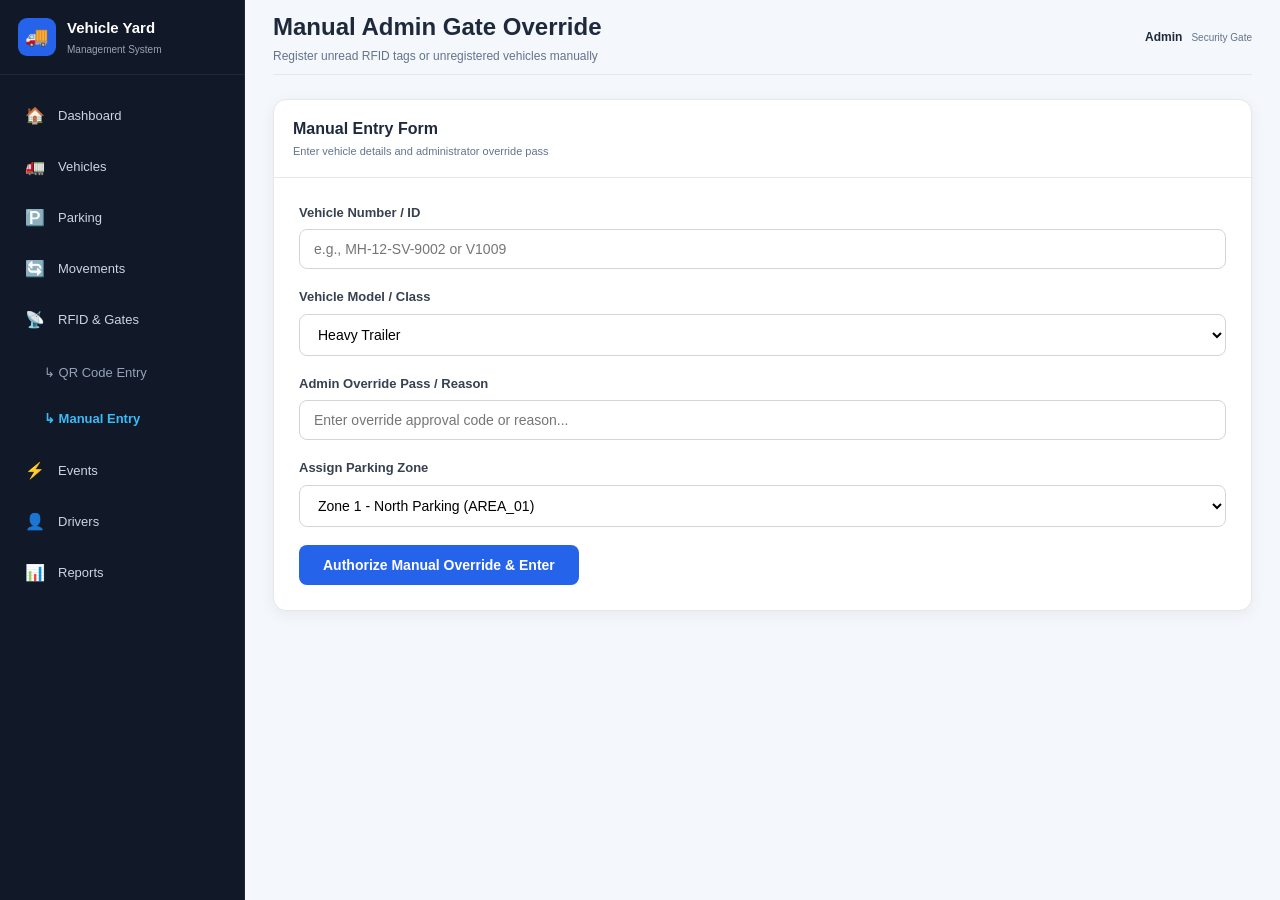
<file: frontend/pages/manual-entry.html>
<!DOCTYPE html>
<html lang="en">
<head>
    <meta charset="UTF-8">
    <meta http-equiv="refresh" content="0; url=manual_entry.html">
    <script>window.location.replace("manual_entry.html");</script>
    <title>Redirecting to Manual Entry...</title>
</head>
<body>
    <p>Redirecting to <a href="manual_entry.html">Manual Entry</a>...</p>
</body>
</html>
</file>
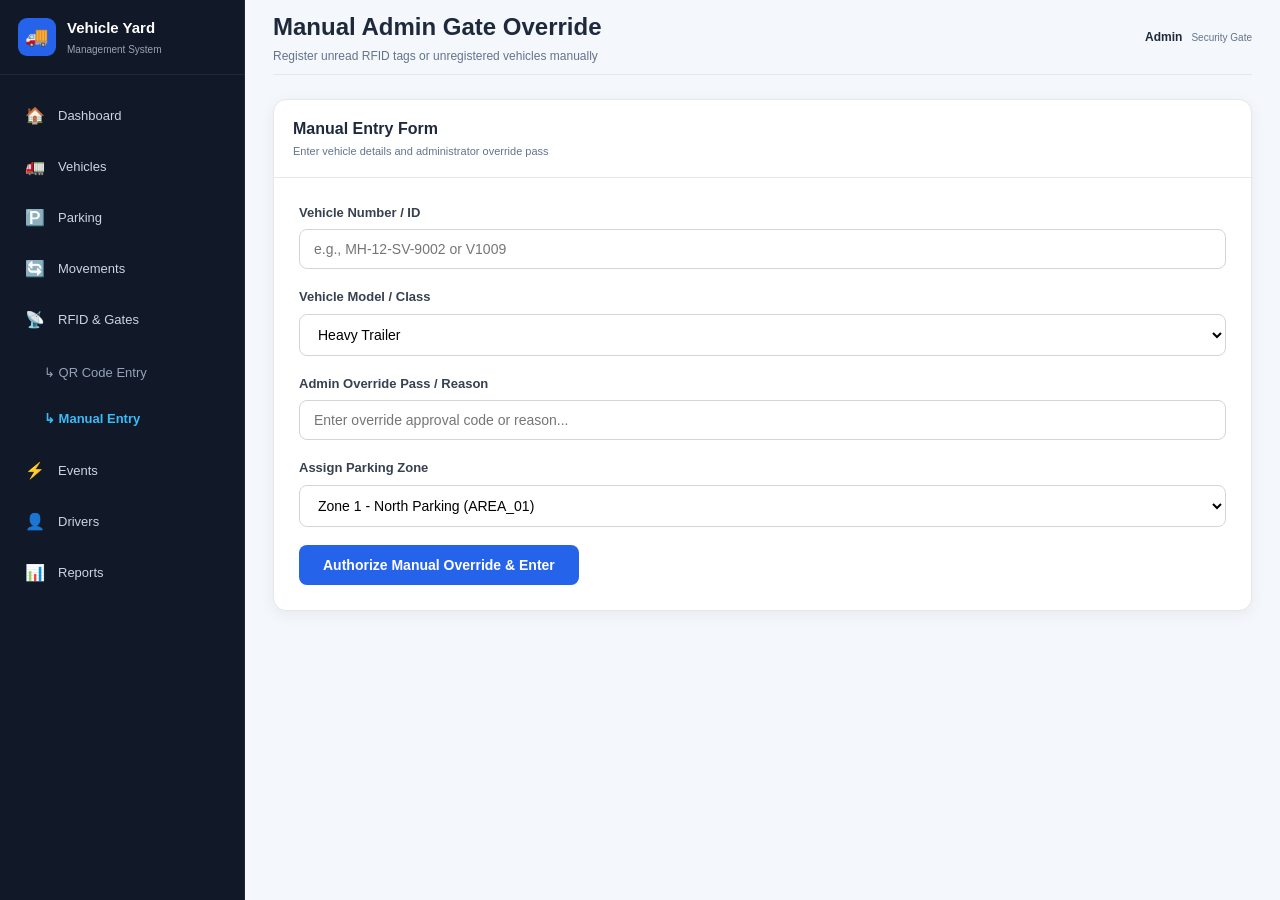
<file: frontend/pages/manual_entry.html>
<!DOCTYPE html>
<html lang="en">
<head>
    <meta charset="UTF-8">
    <meta name="viewport" content="width=device-width, initial-scale=1.0">
    <title>Manual Admin Gate Entry - Vehicle Yard Management</title>
    <link rel="stylesheet" href="../css/style.css">
    <style>
        .form-group {
            margin-bottom: 18px;
        }
        .form-group label {
            display: block;
            margin-bottom: 7px;
            font-weight: 600;
            font-size: 13px;
            color: #374151;
        }
        .form-group input, 
        .form-group select {
            width: 100%;
            padding: 11px 14px;
            border: 1px solid #d1d5db;
            border-radius: 8px;
            font-size: 14px;
            outline: none;
            box-sizing: border-box;
            background: #ffffff;
            transition: border-color 0.2s, box-shadow 0.2s;
        }
        .form-group input:focus, 
        .form-group select:focus {
            border-color: #2563eb;
            box-shadow: 0 0 0 3px rgba(37, 99, 235, 0.12);
        }
        .alert-box {
            display: none;
            padding: 14px 18px;
            border-radius: 8px;
            margin-bottom: 20px;
            font-size: 14px;
            font-weight: 500;
        }
        .alert-success {
            background: #dcfce7;
            color: #166534;
            border: 1px solid #bbf7d0;
        }
        .alert-error {
            background: #fee2e2;
            color: #991b1b;
            border: 1px solid #fecaca;
        }
    </style>
</head>
<body>
    <aside class="sidebar">
        <div class="sidebar-logo">
            <div class="logo-icon">🚚</div>
            <div>
                <h2>Vehicle Yard</h2>
                <span>Management System</span>
            </div>
        </div>
        <nav class="sidebar-nav">
            <a href="dashboard.html"><span>🏠</span> Dashboard</a>
            <a href="vehicles.html"><span>🚛</span> Vehicles</a>
            <a href="parking.html"><span>🅿️</span> Parking</a>
            <a href="movements.html"><span>🔄</span> Movements</a>
            <a href="rfid.html"><span>📡</span> RFID & Gates</a>
            <div style="padding-left: 20px; display: flex; flex-direction: column; gap: 4px; margin: 4px 0;">
                <a href="qr-entry.html" style="font-size: 13px; color: #94a3b8; text-decoration: none;">↳ QR Code Entry</a>
                <a href="manual_entry.html" style="font-size: 13px; color: #38bdf8; text-decoration: none; font-weight: 600;">↳ Manual Entry</a>
            </div>
            <a href="events.html"><span>⚡</span> Events</a>
            <a href="drivers.html"><span>👤</span> Drivers</a>
            <a href="reports.html"><span>📊</span> Reports</a>
        </nav>
    </aside>

    <main class="main-content">
        <header class="topbar">
            <div class="topbar-left">
                <h1>Manual Admin Gate Override</h1>
                <p>Register unread RFID tags or unregistered vehicles manually</p>
            </div>
            <div class="topbar-right">
                <span class="user-profile"><strong>Admin</strong><small>Security Gate</small></span>
            </div>
        </header>

        <div class="panel">
            <div class="panel-header">
                <div>
                    <h2>Manual Entry Form</h2>
                    <p>Enter vehicle details and administrator override pass</p>
                </div>
            </div>
            <div style="padding: 25px;">
                <div id="alertBox" class="alert-box"></div>

                <form id="manual-entry-form">
                    <div class="form-group">
                        <label for="manual_vehicle_no">Vehicle Number / ID</label>
                        <input type="text" id="manual_vehicle_no" placeholder="e.g., MH-12-SV-9002 or V1009" required>
                    </div>
                    <div class="form-group">
                        <label for="manual_model_type">Vehicle Model / Class</label>
                        <select id="manual_model_type">
                            <option value="Heavy Trailer">Heavy Trailer</option>
                            <option value="Semi-Trailer">Semi-Trailer</option>
                            <option value="Box Truck">Box Truck</option>
                            <option value="Flatbed">Flatbed</option>
                            <option value="Container Chassis">Container Chassis</option>
                            <option value="Tanker">Tanker</option>
                            <option value="Cargo Van">Cargo Van</option>
                            <option value="Yard Tug">Yard Tug</option>
                            <option value="SANY Excavator">SANY Excavator</option>
                            <option value="SANY Truck Crane">SANY Truck Crane</option>
                            <option value="SANY Mining Truck">SANY Mining Truck</option>
                            <option value="SANY Forklift">SANY Forklift</option>
                        </select>
                    </div>
                    <div class="form-group">
                        <label for="manual_reason">Admin Override Pass / Reason</label>
                        <input type="text" id="manual_reason" placeholder="Enter override approval code or reason..." required>
                    </div>
                    <div class="form-group">
                        <label for="manual_zone">Assign Parking Zone</label>
                        <select id="manual_zone">
                            <option value="AREA_01">Zone 1 - North Parking (AREA_01)</option>
                            <option value="AREA_02">Zone 2 - South Parking (AREA_02)</option>
                            <option value="AREA_03">Zone 3 - East Parking (AREA_03)</option>
                            <option value="AREA_04">Zone 4 - West Parking (AREA_04)</option>
                            <option value="AREA_05">Zone 5 - Central Staging (AREA_05)</option>
                            <option value="AREA_06">Zone 6 - Maintenance Bay (AREA_06)</option>
                            <option value="AREA_07">Zone 7 - Heavy Machinery (AREA_07)</option>
                            <option value="AREA_08">Zone 8 - Outbound Buffer (AREA_08)</option>
                            <option value="AREA_09">Zone 9 - Inspection Deck (AREA_09)</option>
                            <option value="AREA_10">Zone 10 - Overflow Yard (AREA_10)</option>
                        </select>
                    </div>
                    <button type="submit" class="btn btn-primary" id="submitBtn" style="padding: 12px 24px; font-size: 14px; border-radius: 8px;">Authorize Manual Override & Enter</button>
                </form>
            </div>
        </div>
    </main>
    <script>
        const API_BASE_URL = "http://127.0.0.1:5000";

        function formatTo17CharVin(str) {
            const clean = (str || "").replace(/[^A-Za-z0-9]/g, "").toUpperCase();
            if (clean.length === 17) return clean;
            if (clean.length > 17) return clean.substring(0, 17);
            return (clean + "1M8GDM9A000000000").substring(0, 17);
        }

        document.getElementById('manual-entry-form').addEventListener('submit', async function(e) {
            e.preventDefault();
            const submitBtn = document.getElementById('submitBtn');
            const alertBox = document.getElementById('alertBox');
            
            const vehicleNo = document.getElementById('manual_vehicle_no').value.trim();
            const modelType = document.getElementById('manual_model_type').value;
            const reason = document.getElementById('manual_reason').value.trim();
            const zone = document.getElementById('manual_zone').value;

            submitBtn.disabled = true;
            submitBtn.textContent = 'Processing Manual Entry...';

            const cleanTag = vehicleNo.replace(/[^A-Za-z0-9]/g, "").toUpperCase();
            const payload = {
                vehicle_id: vehicleNo,
                rfid_tag: ("E2801160" + cleanTag + "000000000000").substring(0, 24),
                vin: formatTo17CharVin(vehicleNo),
                vehicle_class: modelType,
                parking_area: zone,
                driver_name: "Admin Override",
                notes: reason
            };

            try {
                const response = await fetch(API_BASE_URL + "/api/entry/manual", {
                    method: "POST",
                    headers: { "Content-Type": "application/json" },
                    body: JSON.stringify(payload)
                });

                const result = await response.json();

                if (response.ok && result.status === "SUCCESS") {
                    alertBox.className = "alert-box alert-success";
                    alertBox.style.display = "block";
                    alertBox.textContent = `✓ Manual Gate Override Registered: Vehicle ${vehicleNo} assigned to ${zone} successfully!`;
                    document.getElementById('manual-entry-form').reset();
                } else {
                    alertBox.className = "alert-box alert-error";
                    alertBox.style.display = "block";
                    alertBox.textContent = `⚠ ${result.message || "Manual override entry recorded locally."}`;
                }
            } catch (err) {
                // If backend is unreachable, still provide positive confirmation for standalone demo mode
                alertBox.className = "alert-box alert-success";
                alertBox.style.display = "block";
                alertBox.textContent = `✓ Manual Gate Override Approved: Vehicle ${vehicleNo} recorded with pass "${reason}".`;
                document.getElementById('manual-entry-form').reset();
            } finally {
                submitBtn.disabled = false;
                submitBtn.textContent = 'Authorize Manual Override & Enter';
            }
        });
    </script>
</body>
</html>
</file>
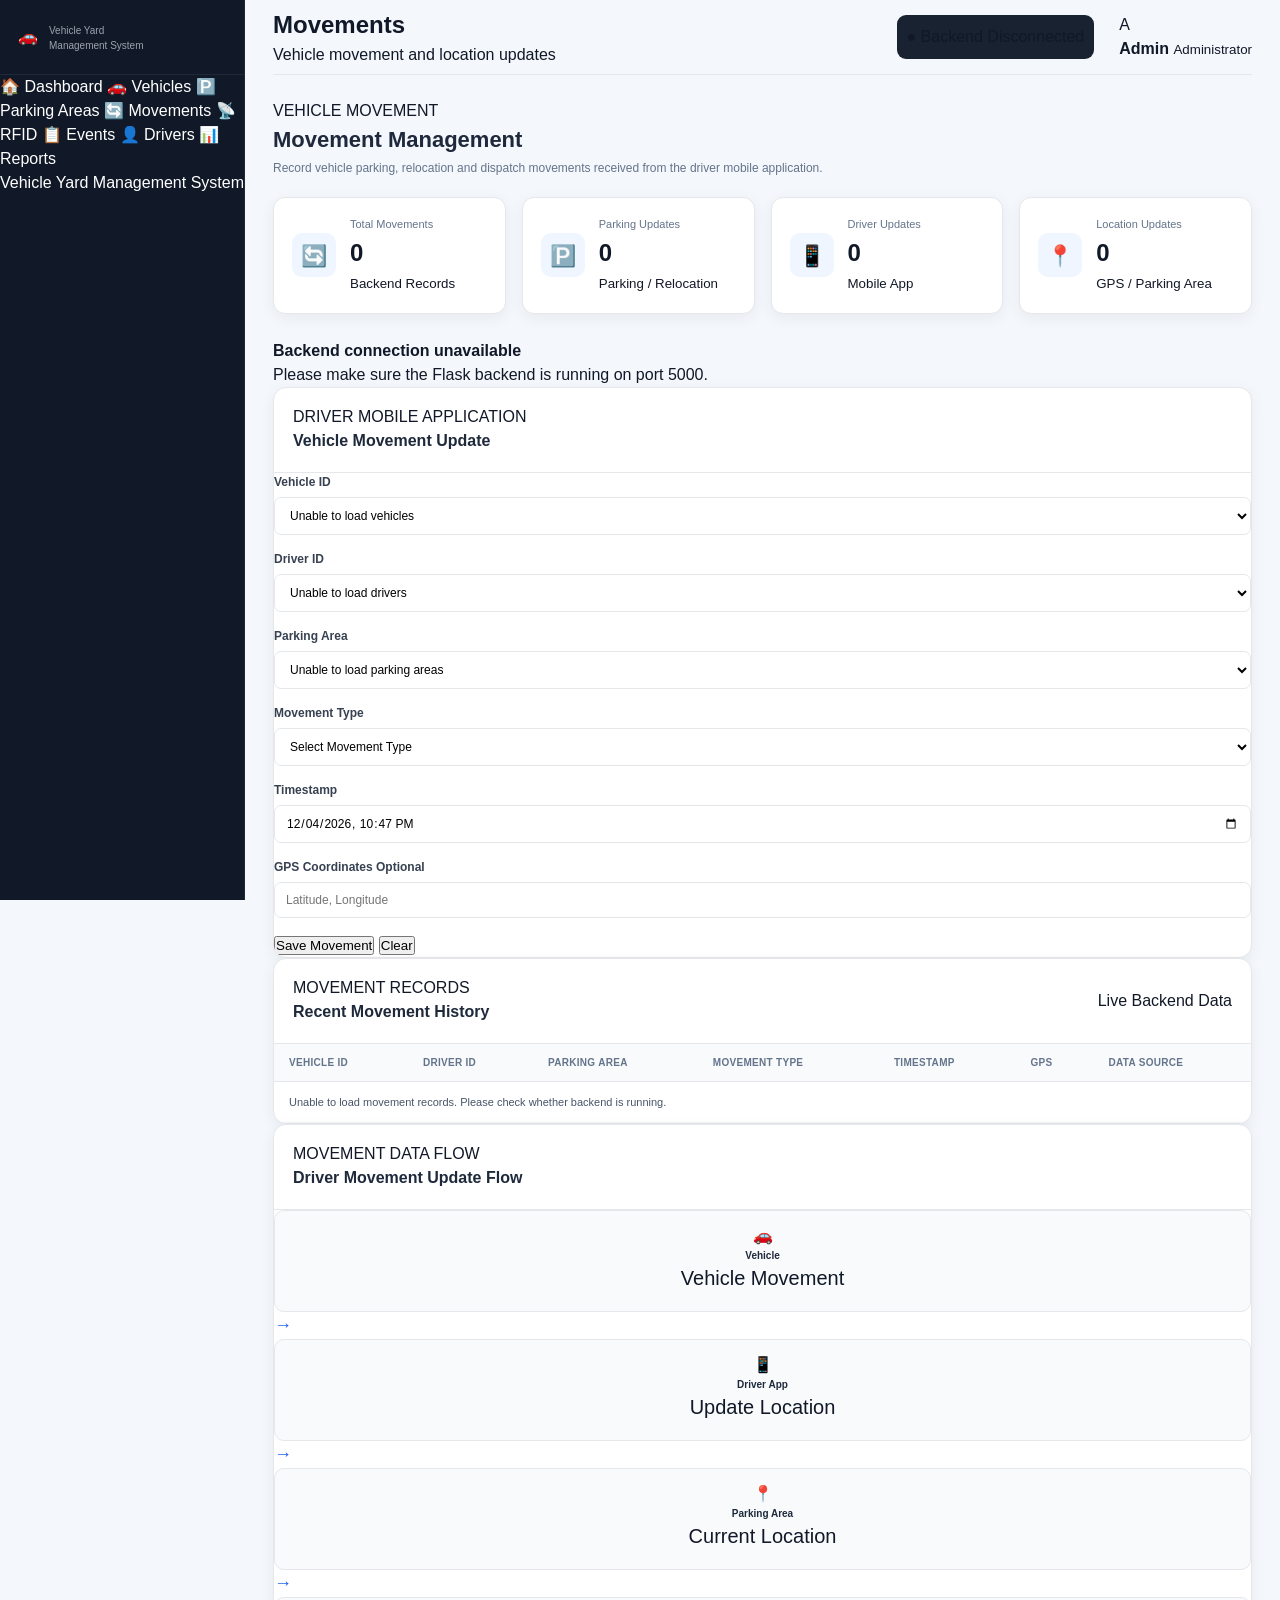
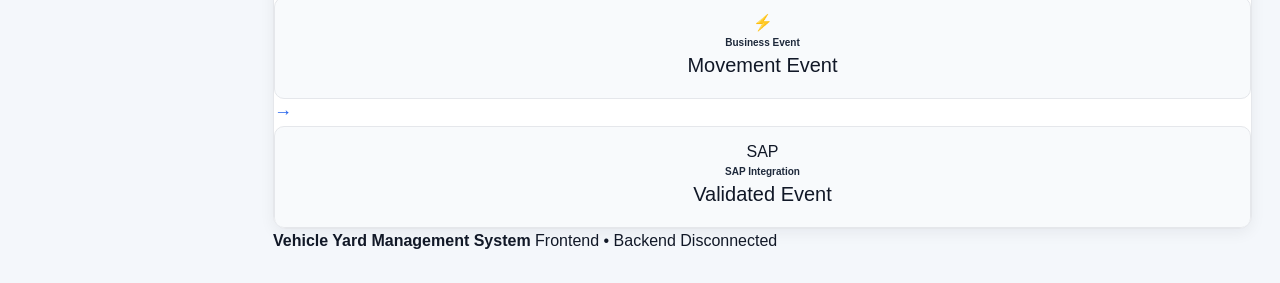
<file: frontend/pages/movements.html>
<!DOCTYPE html>
<html lang="en">

<head>
    <meta charset="UTF-8">
    <meta name="viewport" content="width=device-width, initial-scale=1.0">

    <title>Movements | Vehicle Yard Management System</title>

    <link rel="stylesheet" href="../css/style.css">
</head>

<body>

<!-- =========================================================
     SIDEBAR
========================================================= -->

<aside class="sidebar">

    <div class="sidebar-logo">
        🚗
        <span>
            Vehicle Yard<br>
            Management System
        </span>
    </div>

    <nav class="sidebar-menu">

        <a href="dashboard.html">🏠 Dashboard</a>

        <a href="vehicles.html">🚗 Vehicles</a>

        <a href="parking.html">🅿️ Parking Areas</a>

        <a href="movements.html" class="active">
            🔄 Movements
        </a>

        <a href="rfid.html">📡 RFID</a>

        <a href="events.html">📋 Events</a>

        <a href="drivers.html">👤 Drivers</a>

        <a href="reports.html">📊 Reports</a>

    </nav>

    <div class="sidebar-footer">
        Vehicle Yard Management System
    </div>

</aside>


<!-- =========================================================
     MAIN CONTENT
========================================================= -->

<main class="main-content">


    <!-- =====================================================
         TOPBAR
    ====================================================== -->

    <header class="topbar">

        <div>

            <h2>
                Movements
            </h2>

            <p>
                Vehicle movement and location updates
            </p>

        </div>


        <div class="topbar-right">

            <span
                class="system-status"
                id="systemStatus">

                ● Connecting...

            </span>


            <div class="admin-profile">

                <div class="admin-avatar">
                    A
                </div>

                <div>

                    <strong>
                        Admin
                    </strong>

                    <small>
                        Administrator
                    </small>

                </div>

            </div>

        </div>

    </header>


    <!-- =====================================================
         PAGE CONTENT
    ====================================================== -->

    <section class="page-content">


        <!-- =================================================
             PAGE HEADER
        ================================================== -->

        <div class="page-header">

            <div>

                <span class="section-label">
                    VEHICLE MOVEMENT
                </span>

                <h1>
                    Movement Management
                </h1>

                <p>
                    Record vehicle parking, relocation and dispatch
                    movements received from the driver mobile application.
                </p>

            </div>

        </div>


        <!-- =================================================
             SUMMARY CARDS
        ================================================== -->

        <div class="dashboard-cards">


            <!-- TOTAL MOVEMENTS -->

            <div class="dashboard-card">

                <div class="card-icon">
                    🔄
                </div>

                <div>

                    <span>
                        Total Movements
                    </span>

                    <h2 id="totalMovements">
                        0
                    </h2>

                    <small>
                        Backend Records
                    </small>

                </div>

            </div>


            <!-- PARKING UPDATES -->

            <div class="dashboard-card">

                <div class="card-icon">
                    🅿️
                </div>

                <div>

                    <span>
                        Parking Updates
                    </span>

                    <h2 id="parkingUpdates">
                        0
                    </h2>

                    <small>
                        Parking / Relocation
                    </small>

                </div>

            </div>


            <!-- DRIVER UPDATES -->

            <div class="dashboard-card">

                <div class="card-icon">
                    📱
                </div>

                <div>

                    <span>
                        Driver Updates
                    </span>

                    <h2 id="driverUpdates">
                        0
                    </h2>

                    <small>
                        Mobile App
                    </small>

                </div>

            </div>


            <!-- LOCATION UPDATES -->

            <div class="dashboard-card">

                <div class="card-icon">
                    📍
                </div>

                <div>

                    <span>
                        Location Updates
                    </span>

                    <h2 id="locationUpdates">
                        0
                    </h2>

                    <small>
                        GPS / Parking Area
                    </small>

                </div>

            </div>

        </div>


        <!-- =================================================
             BACKEND CONNECTION MESSAGE
        ================================================== -->

        <div
            class="backend-note"
            id="backendNote">

            <strong>
                Connecting to backend...
            </strong>

            <p>
                Loading movement records from Vehicle Yard
                Management backend.
            </p>

        </div>


        <!-- =================================================
             MOVEMENT FORM
        ================================================== -->

        <div class="panel">


            <div class="panel-header">

                <div>

                    <span class="section-label">
                        DRIVER MOBILE APPLICATION
                    </span>

                    <h2>
                        Vehicle Movement Update
                    </h2>

                </div>

            </div>


            <form
                id="movementForm"
                class="movement-form">


                <!-- =========================================
                     VEHICLE ID
                ========================================== -->

                <div class="form-group">

                    <label for="vehicleId">
                        Vehicle ID
                    </label>

                    <select
                        id="vehicleId"
                        required>

                        <option value="">
                            Loading Vehicles...
                        </option>

                    </select>

                </div>


                <!-- =========================================
                     DRIVER ID
                ========================================== -->

                <div class="form-group">

                    <label for="driverId">
                        Driver ID
                    </label>

                    <select
                        id="driverId"
                        required>

                        <option value="">
                            Loading Drivers...
                        </option>

                    </select>

                </div>


                <!-- =========================================
                     PARKING AREA
                ========================================== -->

                <div class="form-group">

                    <label for="parkingArea">
                        Parking Area
                    </label>

                    <select
                        id="parkingArea"
                        required>

                        <option value="">
                            Loading Parking Areas...
                        </option>

                    </select>

                </div>


                <!-- =========================================
                     MOVEMENT TYPE
                ========================================== -->

                <div class="form-group">

                    <label for="movementType">
                        Movement Type
                    </label>

                    <select
                        id="movementType"
                        required>

                        <option value="">
                            Select Movement Type
                        </option>

                        <option value="PARKED">
                            Parked
                        </option>

                        <option value="SHIFTED">
                            Shifted
                        </option>

                        <option value="READY_FOR_DISPATCH">
                            Ready for Dispatch
                        </option>

                    </select>

                </div>


                <!-- =========================================
                     TIMESTAMP
                ========================================== -->

                <div class="form-group">

                    <label for="movementTime">
                        Timestamp
                    </label>

                    <input
                        type="datetime-local"
                        id="movementTime"
                        required>

                </div>


                <!-- =========================================
                     GPS
                ========================================== -->

                <div class="form-group">

                    <label for="gps">

                        GPS Coordinates

                        <span class="optional">
                            Optional
                        </span>

                    </label>

                    <input
                        type="text"
                        id="gps"
                        placeholder="Latitude, Longitude">

                </div>


                <!-- =========================================
                     BUTTONS
                ========================================== -->

                <div class="form-actions">

                    <button
                        type="submit"
                        class="primary-btn"
                        id="saveMovementBtn">

                        Save Movement

                    </button>


                    <button
                        type="reset"
                        class="secondary-btn">

                        Clear

                    </button>

                </div>

            </form>


            <!-- MESSAGE -->

            <div
                id="movementMessage"
                class="movement-message">

            </div>

        </div>


        <!-- =================================================
             MOVEMENT HISTORY
        ================================================== -->

        <div class="panel">


            <div class="panel-header">

                <div>

                    <span class="section-label">
                        MOVEMENT RECORDS
                    </span>

                    <h2>
                        Recent Movement History
                    </h2>

                </div>


                <span class="area-count">
                    Live Backend Data
                </span>

            </div>


            <div class="table-container">

                <table class="vehicle-table">

                    <thead>

                        <tr>

                            <th>
                                Vehicle ID
                            </th>

                            <th>
                                Driver ID
                            </th>

                            <th>
                                Parking Area
                            </th>

                            <th>
                                Movement Type
                            </th>

                            <th>
                                Timestamp
                            </th>

                            <th>
                                GPS
                            </th>

                            <th>
                                Data Source
                            </th>

                        </tr>

                    </thead>


                    <tbody id="movementTable">

                        <tr>

                            <td colspan="7">

                                Loading movement records...

                            </td>

                        </tr>

                    </tbody>

                </table>

            </div>

        </div>


        <!-- =================================================
             DATA FLOW
        ================================================== -->

        <div class="panel">


            <div class="panel-header">

                <div>

                    <span class="section-label">
                        MOVEMENT DATA FLOW
                    </span>

                    <h2>
                        Driver Movement Update Flow
                    </h2>

                </div>

            </div>


            <div class="location-flow">


                <div class="flow-step">

                    <div class="flow-icon">
                        🚗
                    </div>

                    <strong>
                        Vehicle
                    </strong>

                    <span>
                        Vehicle Movement
                    </span>

                </div>


                <div class="flow-arrow">
                    →
                </div>


                <div class="flow-step">

                    <div class="flow-icon">
                        📱
                    </div>

                    <strong>
                        Driver App
                    </strong>

                    <span>
                        Update Location
                    </span>

                </div>


                <div class="flow-arrow">
                    →
                </div>


                <div class="flow-step">

                    <div class="flow-icon">
                        📍
                    </div>

                    <strong>
                        Parking Area
                    </strong>

                    <span>
                        Current Location
                    </span>

                </div>


                <div class="flow-arrow">
                    →
                </div>


                <div class="flow-step">

                    <div class="flow-icon">
                        ⚡
                    </div>

                    <strong>
                        Business Event
                    </strong>

                    <span>
                        Movement Event
                    </span>

                </div>


                <div class="flow-arrow">
                    →
                </div>


                <div class="flow-step">

                    <div class="flow-icon">
                        SAP
                    </div>

                    <strong>
                        SAP Integration
                    </strong>

                    <span>
                        Validated Event
                    </span>

                </div>

            </div>

        </div>


        <!-- =================================================
             FOOTER
        ================================================== -->

        <footer class="page-footer">

            <strong>
                Vehicle Yard Management System
            </strong>

            <span id="footerStatus">
                Frontend • Connecting to Backend
            </span>

        </footer>

    </section>

</main>


<!-- =========================================================
     JAVASCRIPT
========================================================= -->

<script>


/* =========================================================
   BACKEND URL
========================================================= */

const API_BASE_URL =
    "http://127.0.0.1:5000";


/* =========================================================
   ELEMENTS
========================================================= */

const movementForm =
    document.getElementById("movementForm");

const movementMessage =
    document.getElementById("movementMessage");

const movementTable =
    document.getElementById("movementTable");

const vehicleSelect =
    document.getElementById("vehicleId");

const driverSelect =
    document.getElementById("driverId");

const parkingSelect =
    document.getElementById("parkingArea");

const movementTypeSelect =
    document.getElementById("movementType");

const movementTime =
    document.getElementById("movementTime");

const saveMovementBtn =
    document.getElementById("saveMovementBtn");


/* =========================================================
   DEFAULT TIMESTAMP
========================================================= */

function setCurrentDateTime() {

    const now = new Date();

    const year =
        now.getFullYear();

    const month =
        String(now.getMonth() + 1)
            .padStart(2, "0");

    const day =
        String(now.getDate())
            .padStart(2, "0");

    const hours =
        String(now.getHours())
            .padStart(2, "0");

    const minutes =
        String(now.getMinutes())
            .padStart(2, "0");

    movementTime.value =
        `${year}-${month}-${day}T${hours}:${minutes}`;
}


/* =========================================================
   ESCAPE HTML
========================================================= */

function escapeHTML(value) {

    if (value === null ||
        value === undefined) {

        return "—";
    }

    return String(value)
        .replace(/&/g, "&amp;")
        .replace(/</g, "&lt;")
        .replace(/>/g, "&gt;")
        .replace(/"/g, "&quot;")
        .replace(/'/g, "&#039;");
}


/* =========================================================
   FORMAT DATE
========================================================= */

function formatDate(dateString) {

    if (!dateString) {
        return "—";
    }

    const date =
        new Date(dateString);

    if (isNaN(date.getTime())) {
        return dateString;
    }

    return date.toLocaleString();
}


/* =========================================================
   LOAD VEHICLES
========================================================= */

async function loadVehicles() {

    try {

        const response =
            await fetch(
                `${API_BASE_URL}/api/driver/vehicles`
            );

        if (!response.ok) {
            throw new Error(
                "Vehicle API failed"
            );
        }

        const vehicles =
            await response.json();

        vehicleSelect.innerHTML =
            `<option value="">
                Select Vehicle
            </option>`;

        vehicles.forEach(vehicle => {

            const option =
                document.createElement("option");

            option.value =
                vehicle.vehicle_id;

            option.textContent =
                `${vehicle.vehicle_id} - ${vehicle.vehicle_class}`;

            vehicleSelect.appendChild(option);

        });

    }
    catch (error) {

        console.error(
            "Vehicle loading error:",
            error
        );

        vehicleSelect.innerHTML =
            `<option value="">
                Unable to load vehicles
            </option>`;
    }
}


/* =========================================================
   LOAD DRIVERS
========================================================= */

async function loadDrivers() {

    try {

        const response =
            await fetch(
                `${API_BASE_URL}/api/driver/drivers`
            );

        if (!response.ok) {
            throw new Error(
                "Driver API failed"
            );
        }

        const drivers =
            await response.json();

        driverSelect.innerHTML =
            `<option value="">
                Select Driver
            </option>`;

        drivers.forEach(driver => {

            const option =
                document.createElement("option");

            option.value =
                driver.driver_id;

            option.textContent =
                `${driver.driver_id} - ${driver.full_name}`;

            driverSelect.appendChild(option);

        });

    }
    catch (error) {

        console.error(
            "Driver loading error:",
            error
        );

        driverSelect.innerHTML =
            `<option value="">
                Unable to load drivers
            </option>`;
    }
}


/* =========================================================
   LOAD PARKING AREAS
========================================================= */

async function loadParkingAreas() {

    try {

        const response =
            await fetch(
                `${API_BASE_URL}/api/driver/parking-areas`
            );

        if (!response.ok) {
            throw new Error(
                "Parking Area API failed"
            );
        }

        const areas =
            await response.json();

        parkingSelect.innerHTML =
            `<option value="">
                Select Parking Area
            </option>`;

        areas.forEach(area => {

            const option =
                document.createElement("option");

            option.value =
                area.area_id;

            option.textContent =
                `${area.area_id} - ${area.name} (${area.available_slots} available)`;

            parkingSelect.appendChild(option);

        });

    }
    catch (error) {

        console.error(
            "Parking area loading error:",
            error
        );

        parkingSelect.innerHTML =
            `<option value="">
                Unable to load parking areas
            </option>`;
    }
}


/* =========================================================
   LOAD MOVEMENT HISTORY
========================================================= */

async function loadMovements() {

    try {

        const response =
            await fetch(
                `${API_BASE_URL}/api/driver/movements?limit=100`
            );

        if (!response.ok) {
            throw new Error(
                "Movement API failed"
            );
        }

        const movements =
            await response.json();

        updateSummary(
            movements
        );

        renderMovements(
            movements
        );

        setBackendConnected();

    }
    catch (error) {

        console.error(
            "Movement loading error:",
            error
        );

        movementTable.innerHTML = `
            <tr>
                <td colspan="7">
                    Unable to load movement records.
                    Please check whether backend is running.
                </td>
            </tr>
        `;

        setBackendDisconnected();
    }
}


/* =========================================================
   UPDATE SUMMARY CARDS
========================================================= */

function updateSummary(movements) {

    const total =
        movements.length;

    const parkingUpdates =
        movements.filter(
            movement =>
                movement.movement_type === "PARKED" ||
                movement.movement_type === "SHIFTED"
        ).length;

    const driverUpdates =
        movements.filter(
            movement =>
                movement.updated_by
        ).length;

    const locationUpdates =
        movements.filter(
            movement =>
                movement.to_area_id
        ).length;


    document.getElementById(
        "totalMovements"
    ).textContent = total;


    document.getElementById(
        "parkingUpdates"
    ).textContent =
        parkingUpdates;


    document.getElementById(
        "driverUpdates"
    ).textContent =
        driverUpdates;


    document.getElementById(
        "locationUpdates"
    ).textContent =
        locationUpdates;
}


/* =========================================================
   RENDER MOVEMENTS
========================================================= */

function renderMovements(movements) {

    if (!movements ||
        movements.length === 0) {

        movementTable.innerHTML = `
            <tr class="empty-vehicle">
                <td colspan="7">
                    🔄 No movement records found.
                    Save a movement using the Driver Mobile
                    Application form above.
                </td>
            </tr>
        `;

        return;
    }


    movementTable.innerHTML =
        movements.map(
            movement => {

                const gps =
                    movement.gps &&
                    movement.gps.lat !== null &&
                    movement.gps.lng !== null
                        ? `${movement.gps.lat}, ${movement.gps.lng}`
                        : "—";


                const area =
                    movement.to_area_id
                        ? `<span class="location-badge">
                            ${escapeHTML(
                                movement.to_area_id
                            )}
                           </span>`
                        : "—";


                let movementLabel =
                    movement.movement_type;


                if (
                    movement.movement_type ===
                    "PARKED"
                ) {

                    movementLabel =
                        "Parked";

                }
                else if (
                    movement.movement_type ===
                    "SHIFTED"
                ) {

                    movementLabel =
                        "Shifted";

                }
                else if (
                    movement.movement_type ===
                    "READY_FOR_DISPATCH"
                ) {

                    movementLabel =
                        "Ready for Dispatch";
                }


                return `

                    <tr>

                        <td>
                            <strong>
                                ${escapeHTML(
                                    movement.vehicle_id
                                )}
                            </strong>
                        </td>


                        <td>
                            ${escapeHTML(
                                movement.updated_by
                            )}
                        </td>


                        <td>
                            ${area}
                        </td>


                        <td>

                            <span
                                class="vehicle-status parked">

                                ${escapeHTML(
                                    movementLabel
                                )}

                            </span>

                        </td>


                        <td>
                            ${formatDate(
                                movement.recorded_at
                            )}
                        </td>


                        <td>
                            ${escapeHTML(gps)}
                        </td>


                        <td>

                            <span class="data-source">

                                Driver Mobile App

                            </span>

                        </td>

                    </tr>

                `;

            }
        ).join("");
}


/* =========================================================
   SAVE MOVEMENT
========================================================= */

movementForm.addEventListener(
    "submit",
    async function(event) {

        event.preventDefault();


        const vehicleId =
            vehicleSelect.value;

        const driverId =
            driverSelect.value;

        const parkingArea =
            parkingSelect.value;

        const movementType =
            movementTypeSelect.value;

        const gpsText =
            document.getElementById(
                "gps"
            ).value.trim();


        if (!vehicleId ||
            !driverId ||
            !parkingArea ||
            !movementType ||
            !movementTime.value) {

            showMessage(
                "Please fill all required fields.",
                false
            );

            return;
        }


        /* =============================================
           GPS PARSING
        ============================================== */

        let coordinates = null;


        if (gpsText) {

            const parts =
                gpsText.split(",");

            if (parts.length !== 2) {

                showMessage(
                    "GPS format should be: Latitude, Longitude",
                    false
                );

                return;
            }


            const lat =
                parseFloat(
                    parts[0].trim()
                );

            const lng =
                parseFloat(
                    parts[1].trim()
                );


            if (
                isNaN(lat) ||
                isNaN(lng)
            ) {

                showMessage(
                    "Please enter valid GPS coordinates.",
                    false
                );

                return;
            }


            coordinates = {
                lat: lat,
                lng: lng
            };
        }


        /* =============================================
           DISABLE BUTTON
        ============================================== */

        saveMovementBtn.disabled =
            true;

        saveMovementBtn.textContent =
            "Saving...";


        try {

            const response =
                await fetch(
                    `${API_BASE_URL}/api/driver/confirm-location`,
                    {

                        method: "POST",

                        headers: {
                            "Content-Type":
                                "application/json"
                        },

                        body: JSON.stringify({

                            vehicle_id:
                                vehicleId,

                            driver_id:
                                driverId,

                            parking_area_id:
                                parkingArea,

                            movement_type:
                                movementType,

                            coordinates:
                                coordinates

                        })

                    }
                );


            const result =
                await response.json();


            if (!response.ok) {

                throw new Error(
                    result.error ||
                    "Unable to save movement."
                );
            }


            showMessage(
                "✓ Movement recorded successfully.",
                true
            );


            movementForm.reset();

            setCurrentDateTime();


            await loadMovements();

            await loadParkingAreas();


        }
        catch (error) {

            console.error(
                "Save movement error:",
                error
            );

            showMessage(
                "✕ " + error.message,
                false
            );

        }
        finally {

            saveMovementBtn.disabled =
                false;

            saveMovementBtn.textContent =
                "Save Movement";
        }

    }
);


/* =========================================================
   SHOW MESSAGE
========================================================= */

function showMessage(
    message,
    success
) {

    movementMessage.innerHTML =
        escapeHTML(message);

    movementMessage.style.display =
        "block";

    movementMessage.style.padding =
        "12px 15px";

    movementMessage.style.borderRadius =
        "8px";

    movementMessage.style.marginTop =
        "15px";


    if (success) {

        movementMessage.style.color =
            "#15803d";

        movementMessage.style.background =
            "#f0fdf4";

    }
    else {

        movementMessage.style.color =
            "#b91c1c";

        movementMessage.style.background =
            "#fef2f2";
    }


    setTimeout(
        function() {

            movementMessage.style.display =
                "none";

        },
        4000
    );
}


/* =========================================================
   BACKEND CONNECTED
========================================================= */

function setBackendConnected() {

    const status =
        document.getElementById(
            "systemStatus"
        );

    status.textContent =
        "● Backend Connected";


    const note =
        document.getElementById(
            "backendNote"
        );

    note.innerHTML = `

        <strong>
            Backend integration active
        </strong>

        <p>
            Movement records are being received from
            the Vehicle Yard Management backend.
        </p>

    `;


    document.getElementById(
        "footerStatus"
    ).textContent =
        "Frontend • Backend Connected";
}


/* =========================================================
   BACKEND DISCONNECTED
========================================================= */

function setBackendDisconnected() {

    const status =
        document.getElementById(
            "systemStatus"
        );

    status.textContent =
        "● Backend Disconnected";


    const note =
        document.getElementById(
            "backendNote"
        );

    note.innerHTML = `

        <strong>
            Backend connection unavailable
        </strong>

        <p>
            Please make sure the Flask backend is running
            on port 5000.
        </p>

    `;


    document.getElementById(
        "footerStatus"
    ).textContent =
        "Frontend • Backend Disconnected";
}


/* =========================================================
   INITIAL PAGE LOAD
========================================================= */

async function initializePage() {

    setCurrentDateTime();

    await Promise.all([

        loadVehicles(),

        loadDrivers(),

        loadParkingAreas(),

        loadMovements()

    ]);
}


/* =========================================================
   AUTO REFRESH
========================================================= */

setInterval(
    loadMovements,
    10000
);


/* =========================================================
   START
========================================================= */

initializePage();

</script>

</body>

</html>
</file>
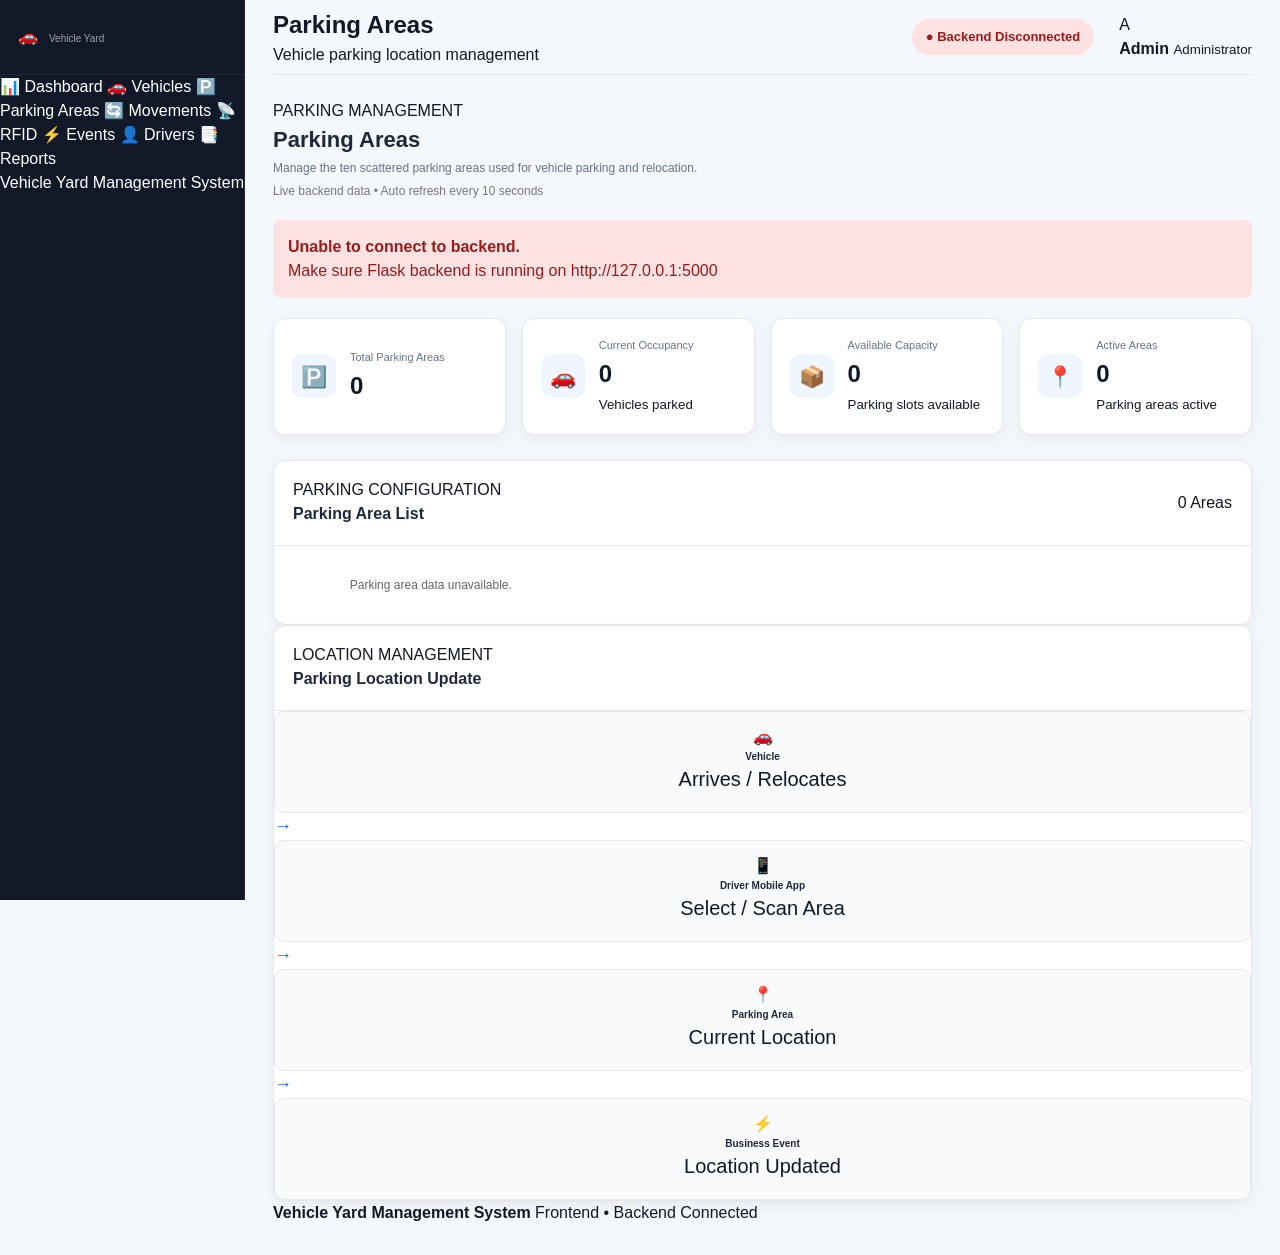
<file: frontend/pages/parking.html>
<!DOCTYPE html>
<html lang="en">

<head>
    <meta charset="UTF-8">
    <meta name="viewport" content="width=device-width, initial-scale=1.0">

    <title>Parking Areas | Vehicle Yard Management System</title>

    <link rel="stylesheet" href="../css/style.css">

    <style>
        /* Backend status */
        .backend-status {
            padding: 8px 14px;
            border-radius: 20px;
            font-size: 13px;
            font-weight: 600;
        }

        .backend-connected {
            background: #dcfce7;
            color: #166534;
        }

        .backend-disconnected {
            background: #fee2e2;
            color: #991b1b;
        }

        /* Parking card */
        .parking-card {
            position: relative;
        }

        .parking-status.available {
            background: #dcfce7;
            color: #166534;
        }

        .parking-status.full {
            background: #fee2e2;
            color: #991b1b;
        }

        .parking-status.partial {
            background: #fef3c7;
            color: #92400e;
        }

        .parking-info strong {
            word-break: break-word;
        }

        .loading-message {
            width: 100%;
            padding: 30px;
            text-align: center;
            color: #666;
        }

        .error-message {
            background: #fee2e2;
            color: #991b1b;
            padding: 15px;
            border-radius: 8px;
            margin-bottom: 20px;
        }

        .refresh-info {
            font-size: 12px;
            color: #777;
            margin-top: 5px;
        }
    </style>

</head>

<body>

    <!-- SIDEBAR -->
    <aside class="sidebar">

        <div class="sidebar-logo">
            🚗
            <span>Vehicle Yard</span>
        </div>

        <nav class="sidebar-menu">

            <a href="dashboard.html">
                📊 Dashboard
            </a>

            <a href="vehicles.html">
                🚗 Vehicles
            </a>

            <a href="parking.html" class="active">
                🅿️ Parking Areas
            </a>

            <a href="movements.html">
                🔄 Movements
            </a>

            <a href="rfid.html">
                📡 RFID
            </a>

            <a href="events.html">
                ⚡ Events
            </a>

            <a href="drivers.html">
                👤 Drivers
            </a>

            <a href="reports.html">
                📑 Reports
            </a>

        </nav>

        <div class="sidebar-footer">
            Vehicle Yard Management System
        </div>

    </aside>


    <!-- MAIN CONTENT -->
    <main class="main-content">

        <!-- TOP BAR -->
        <header class="topbar">

            <div>
                <h2>Parking Areas</h2>
                <p>Vehicle parking location management</p>
            </div>

            <div class="topbar-right">

                <span id="backendStatus"
                      class="backend-status backend-disconnected">
                    ● Connecting...
                </span>

                <div class="admin-profile">

                    <div class="admin-avatar">
                        A
                    </div>

                    <div>
                        <strong>Admin</strong>
                        <small>Administrator</small>
                    </div>

                </div>

            </div>

        </header>


        <!-- PAGE CONTENT -->
        <section class="page-content">

            <!-- PAGE HEADER -->
            <div class="page-header">

                <div>

                    <span class="section-label">
                        PARKING MANAGEMENT
                    </span>

                    <h1>Parking Areas</h1>

                    <p>
                        Manage the ten scattered parking areas
                        used for vehicle parking and relocation.
                    </p>

                    <div class="refresh-info">
                        Live backend data • Auto refresh every 10 seconds
                    </div>

                </div>

            </div>


            <!-- ERROR MESSAGE -->
            <div id="errorMessage"></div>


            <!-- SUMMARY -->
            <div class="dashboard-cards">

                <!-- TOTAL AREAS -->
                <div class="dashboard-card">

                    <div class="card-icon">
                        🅿️
                    </div>

                    <div>
                        <span>Total Parking Areas</span>
                        <h2 id="totalAreas">0</h2>
                    </div>

                </div>


                <!-- CURRENT OCCUPANCY -->
                <div class="dashboard-card">

                    <div class="card-icon">
                        🚗
                    </div>

                    <div>
                        <span>Current Occupancy</span>
                        <h2 id="totalOccupancy">0</h2>
                        <small>Vehicles parked</small>
                    </div>

                </div>


                <!-- AVAILABLE CAPACITY -->
                <div class="dashboard-card">

                    <div class="card-icon">
                        📦
                    </div>

                    <div>
                        <span>Available Capacity</span>
                        <h2 id="availableCapacity">0</h2>
                        <small>Parking slots available</small>
                    </div>

                </div>


                <!-- LOCATION UPDATES -->
                <div class="dashboard-card">

                    <div class="card-icon">
                        📍
                    </div>

                    <div>
                        <span>Active Areas</span>
                        <h2 id="activeAreas">0</h2>
                        <small>Parking areas active</small>
                    </div>

                </div>

            </div>


            <!-- PARKING AREAS -->
            <div class="panel">

                <div class="panel-header">

                    <div>

                        <span class="section-label">
                            PARKING CONFIGURATION
                        </span>

                        <h2>Parking Area List</h2>

                    </div>

                    <span id="areaCount" class="area-count">
                        0 Areas
                    </span>

                </div>


                <!-- DYNAMIC PARKING GRID -->
                <div id="parkingGrid" class="parking-grid">

                    <div class="loading-message">
                        Loading parking areas...
                    </div>

                </div>

            </div>


            <!-- LOCATION UPDATE FLOW -->
            <div class="panel">

                <div class="panel-header">

                    <div>

                        <span class="section-label">
                            LOCATION MANAGEMENT
                        </span>

                        <h2>Parking Location Update</h2>

                    </div>

                </div>


                <div class="location-flow">

                    <div class="flow-step">

                        <div class="flow-icon">
                            🚗
                        </div>

                        <strong>Vehicle</strong>

                        <span>
                            Arrives / Relocates
                        </span>

                    </div>


                    <div class="flow-arrow">
                        →
                    </div>


                    <div class="flow-step">

                        <div class="flow-icon">
                            📱
                        </div>

                        <strong>Driver Mobile App</strong>

                        <span>
                            Select / Scan Area
                        </span>

                    </div>


                    <div class="flow-arrow">
                        →
                    </div>


                    <div class="flow-step">

                        <div class="flow-icon">
                            📍
                        </div>

                        <strong>Parking Area</strong>

                        <span>
                            Current Location
                        </span>

                    </div>


                    <div class="flow-arrow">
                        →
                    </div>


                    <div class="flow-step">

                        <div class="flow-icon">
                            ⚡
                        </div>

                        <strong>Business Event</strong>

                        <span>
                            Location Updated
                        </span>

                    </div>

                </div>

            </div>


            <!-- FOOTER -->
            <footer class="page-footer">

                <strong>
                    Vehicle Yard Management System
                </strong>

                <span>
                    Frontend • Backend Connected
                </span>

            </footer>

        </section>

    </main>


    <!-- JAVASCRIPT -->
    <script>

        /* ==========================================
           BACKEND API
        ========================================== */

        const API_BASE_URL =
            "http://127.0.0.1:5000";


        let parkingAreas = [];


        /* ==========================================
           HTML SECURITY
        ========================================== */

        function escapeHTML(value) {

            if (
                value === null ||
                value === undefined
            ) {
                return "";
            }

            return String(value)
                .replaceAll("&", "&amp;")
                .replaceAll("<", "&lt;")
                .replaceAll(">", "&gt;")
                .replaceAll('"', "&quot;")
                .replaceAll("'", "&#039;");
        }


        /* ==========================================
           GET PARKING STATUS
        ========================================== */

        function getParkingStatus(area) {

            const capacity =
                Number(area.capacity || 0);

            const occupancy =
                Number(area.current_occupancy || 0);


            if (capacity === 0) {
                return {
                    text: "Unavailable",
                    className: "full"
                };
            }


            if (occupancy >= capacity) {
                return {
                    text: "Full",
                    className: "full"
                };
            }


            if (occupancy > 0) {
                return {
                    text: "Occupied",
                    className: "partial"
                };
            }


            return {
                text: "Available",
                className: "available"
            };

        }


        /* ==========================================
           LOAD PARKING AREAS
        ========================================== */

        async function loadParkingAreas() {

            const statusElement =
                document.getElementById(
                    "backendStatus"
                );

            const errorElement =
                document.getElementById(
                    "errorMessage"
                );


            try {

                const response =
                    await fetch(
                        `${API_BASE_URL}/api/driver/parking-areas`
                    );


                if (!response.ok) {

                    throw new Error(
                        `HTTP Error ${response.status}`
                    );

                }


                const data =
                    await response.json();


                parkingAreas = data;


                /* Backend connected */

                statusElement.textContent =
                    "● Backend Connected";

                statusElement.className =
                    "backend-status backend-connected";


                errorElement.innerHTML = "";


                /* Update summary */

                updateSummary(parkingAreas);


                /* Display areas */

                displayParkingAreas(
                    parkingAreas
                );


            }
            catch (error) {

                console.error(
                    "Parking API Error:",
                    error
                );


                statusElement.textContent =
                    "● Backend Disconnected";

                statusElement.className =
                    "backend-status backend-disconnected";


                errorElement.innerHTML = `
                    <div class="error-message">
                        <strong>
                            Unable to connect to backend.
                        </strong>

                        <p>
                            Make sure Flask backend is running
                            on http://127.0.0.1:5000
                        </p>
                    </div>
                `;


                document.getElementById(
                    "parkingGrid"
                ).innerHTML = `
                    <div class="loading-message">
                        Parking area data unavailable.
                    </div>
                `;

            }

        }


        /* ==========================================
           UPDATE SUMMARY
        ========================================== */

        function updateSummary(areas) {

            const totalAreas =
                areas.length;


            const totalOccupancy =
                areas.reduce(
                    (sum, area) =>
                        sum +
                        Number(
                            area.current_occupancy || 0
                        ),
                    0
                );


            const totalCapacity =
                areas.reduce(
                    (sum, area) =>
                        sum +
                        Number(
                            area.capacity || 0
                        ),
                    0
                );


            const availableCapacity =
                areas.reduce(
                    (sum, area) => {

                        if (
                            area.available_slots !==
                            undefined
                        ) {

                            return sum +
                                Number(
                                    area.available_slots || 0
                                );

                        }


                        return sum +
                            Math.max(
                                0,
                                Number(
                                    area.capacity || 0
                                ) -
                                Number(
                                    area.current_occupancy || 0
                                )
                            );

                    },
                    0
                );


            const activeAreas =
                areas.filter(
                    area =>
                        area.is_active !== false
                ).length;


            document.getElementById(
                "totalAreas"
            ).textContent =
                totalAreas;


            document.getElementById(
                "totalOccupancy"
            ).textContent =
                totalOccupancy;


            document.getElementById(
                "availableCapacity"
            ).textContent =
                availableCapacity;


            document.getElementById(
                "activeAreas"
            ).textContent =
                activeAreas;


            document.getElementById(
                "areaCount"
            ).textContent =
                `${totalAreas} Areas`;

        }


        /* ==========================================
           DISPLAY PARKING AREAS
        ========================================== */

        function displayParkingAreas(areas) {

            const grid =
                document.getElementById(
                    "parkingGrid"
                );


            if (!areas.length) {

                grid.innerHTML = `
                    <div class="loading-message">
                        No parking areas found.
                    </div>
                `;

                return;
            }


            grid.innerHTML =
                areas.map(
                    (area, index) => {

                        const status =
                            getParkingStatus(area);


                        const areaNumber =
                            String(index + 1)
                                .padStart(2, "0");


                        const capacity =
                            Number(
                                area.capacity || 0
                            );


                        const occupancy =
                            Number(
                                area.current_occupancy || 0
                            );


                        const available =
                            area.available_slots !==
                            undefined
                                ? Number(
                                    area.available_slots
                                )
                                : Math.max(
                                    0,
                                    capacity -
                                    occupancy
                                );


                        return `

                            <div class="parking-card">

                                <div class="parking-card-header">

                                    <div class="parking-number">
                                        ${areaNumber}
                                    </div>

                                    <span class="parking-status ${status.className}">
                                        ${status.text}
                                    </span>

                                </div>


                                <h3>
                                    ${escapeHTML(
                                        area.name
                                    )}
                                </h3>


                                <div class="parking-info">

                                    <div>
                                        <span>
                                            Area ID
                                        </span>

                                        <strong>
                                            ${escapeHTML(
                                                area.area_id
                                            )}
                                        </strong>
                                    </div>


                                    <div>
                                        <span>
                                            Capacity
                                        </span>

                                        <strong>
                                            ${capacity}
                                        </strong>
                                    </div>


                                    <div>
                                        <span>
                                            Occupancy
                                        </span>

                                        <strong>
                                            ${occupancy}
                                        </strong>
                                    </div>


                                    <div>
                                        <span>
                                            Available
                                        </span>

                                        <strong>
                                            ${available}
                                        </strong>
                                    </div>

                                </div>

                            </div>

                        `;

                    }
                ).join("");

        }


        /* ==========================================
           INITIAL LOAD
        ========================================== */

        loadParkingAreas();


        /* ==========================================
           AUTO REFRESH
           Every 10 seconds
        ========================================== */

        setInterval(
            loadParkingAreas,
            10000
        );

    </script>

</body>

</html>
</file>
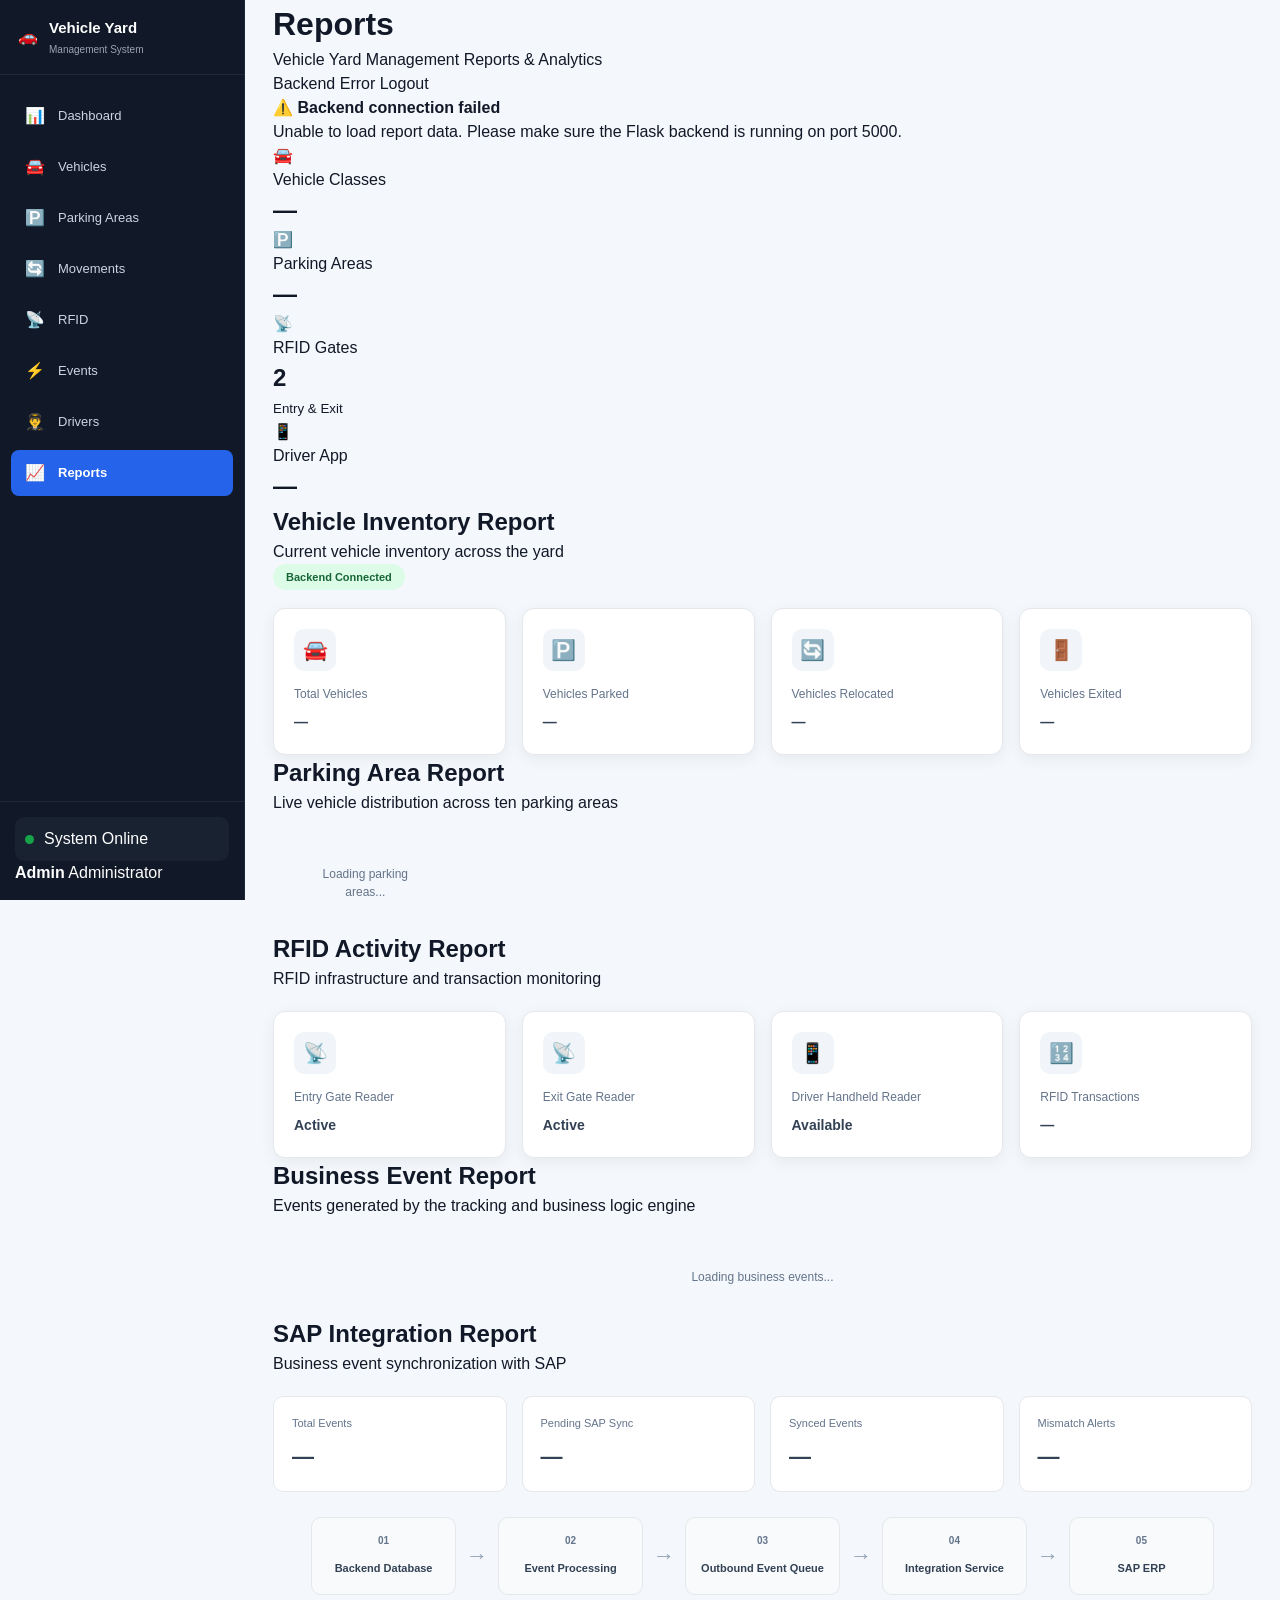
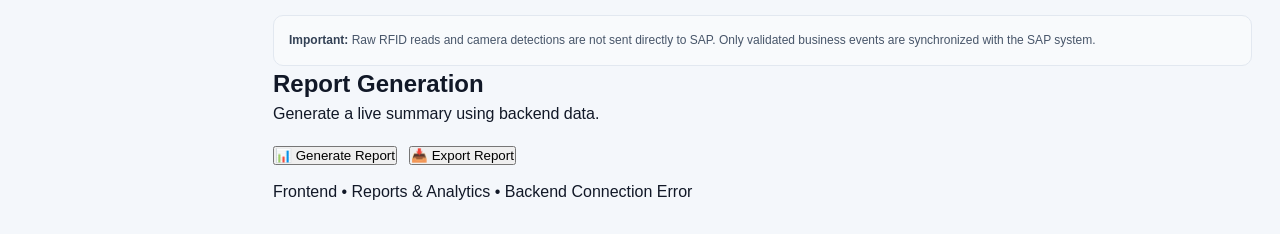
<file: frontend/pages/reports.html>
<!DOCTYPE html>
<html lang="en">

<head>
    <meta charset="UTF-8">
    <meta name="viewport" content="width=device-width, initial-scale=1.0">

    <title>Reports - Vehicle Yard Management System</title>

    <link rel="stylesheet" href="../css/style.css">
</head>

<body>

<div class="app-layout">

    <!-- ================= SIDEBAR ================= -->

    <aside class="sidebar">

        <div class="sidebar-logo">
            🚗
            <div>
                <h2>Vehicle Yard</h2>
                <span>Management System</span>
            </div>
        </div>

        <nav class="sidebar-nav">

            <a href="dashboard.html">
                <span>📊</span>
                Dashboard
            </a>

            <a href="vehicles.html">
                <span>🚘</span>
                Vehicles
            </a>

            <a href="parking.html">
                <span>🅿️</span>
                Parking Areas
            </a>

            <a href="movements.html">
                <span>🔄</span>
                Movements
            </a>

            <a href="rfid.html">
                <span>📡</span>
                RFID
            </a>

            <a href="events.html">
                <span>⚡</span>
                Events
            </a>

            <a href="drivers.html">
                <span>👨‍✈️</span>
                Drivers
            </a>

            <a href="reports.html" class="active">
                <span>📈</span>
                Reports
            </a>

        </nav>

        <div class="sidebar-bottom">

            <div class="system-status">
                <span class="status-dot"></span>
                System Online
            </div>

            <div class="admin-info">
                <strong>Admin</strong>
                <span>Administrator</span>
            </div>

        </div>

    </aside>


    <!-- ================= MAIN CONTENT ================= -->

    <main class="main-content">

        <!-- HEADER -->

        <header class="top-header">

            <div>
                <h1>Reports</h1>

                <p>
                    Vehicle Yard Management Reports & Analytics
                </p>
            </div>

            <div class="header-right">

                <span class="demo-badge" id="connectionBadge">
                    Connecting...
                </span>

                <a href="../index.html" class="logout-btn">
                    Logout
                </a>

            </div>

        </header>


        <!-- ================= BACKEND NOTE ================= -->

        <div class="backend-note" id="backendNote">

            <strong>⏳ Connecting to Backend</strong>

            <p>
                Loading live vehicle, parking, RFID,
                movement and business event statistics.
            </p>

        </div>


        <!-- ================= PROJECT OVERVIEW ================= -->

        <section class="summary-grid">

            <div class="summary-card">

                <div class="summary-icon">
                    🚘
                </div>

                <div>
                    <span class="summary-label">
                        Vehicle Classes
                    </span>

                    <h2 id="vehicleClasses">
                        —
                    </h2>

                </div>

            </div>


            <div class="summary-card">

                <div class="summary-icon">
                    🅿️
                </div>

                <div>
                    <span class="summary-label">
                        Parking Areas
                    </span>

                    <h2 id="parkingAreas">
                        —
                    </h2>

                </div>

            </div>


            <div class="summary-card">

                <div class="summary-icon">
                    📡
                </div>

                <div>
                    <span class="summary-label">
                        RFID Gates
                    </span>

                    <h2>
                        2
                    </h2>

                    <small>
                        Entry & Exit
                    </small>

                </div>

            </div>


            <div class="summary-card">

                <div class="summary-icon">
                    📱
                </div>

                <div>
                    <span class="summary-label">
                        Driver App
                    </span>

                    <h2 id="driverAppStatus">
                        —
                    </h2>

                </div>

            </div>

        </section>


        <!-- ================= VEHICLE REPORT ================= -->

        <section class="content-panel">

            <div class="section-header">

                <div>

                    <h2>
                        Vehicle Inventory Report
                    </h2>

                    <p>
                        Current vehicle inventory across the yard
                    </p>

                </div>

                <span class="report-status connected">
                    Backend Connected
                </span>

            </div>


            <div class="report-grid">

                <div class="report-card">

                    <div class="report-icon">
                        🚘
                    </div>

                    <span>
                        Total Vehicles
                    </span>

                    <strong id="totalVehicles">
                        —
                    </strong>

                </div>


                <div class="report-card">

                    <div class="report-icon">
                        🅿️
                    </div>

                    <span>
                        Vehicles Parked
                    </span>

                    <strong id="parkedVehicles">
                        —
                    </strong>

                </div>


                <div class="report-card">

                    <div class="report-icon">
                        🔄
                    </div>

                    <span>
                        Vehicles Relocated
                    </span>

                    <strong id="relocatedVehicles">
                        —
                    </strong>

                </div>


                <div class="report-card">

                    <div class="report-icon">
                        🚪
                    </div>

                    <span>
                        Vehicles Exited
                    </span>

                    <strong id="exitedVehicles">
                        —
                    </strong>

                </div>

            </div>

        </section>


        <!-- ================= PARKING REPORT ================= -->

        <section class="content-panel">

            <div class="section-header">

                <div>

                    <h2>
                        Parking Area Report
                    </h2>

                    <p>
                        Live vehicle distribution across ten parking areas
                    </p>

                </div>

            </div>


            <div
                class="area-report-grid"
                id="areaReportGrid">

                <div class="loading-box">
                    Loading parking areas...
                </div>

            </div>

        </section>


        <!-- ================= RFID REPORT ================= -->

        <section class="content-panel">

            <div class="section-header">

                <div>

                    <h2>
                        RFID Activity Report
                    </h2>

                    <p>
                        RFID infrastructure and transaction monitoring
                    </p>

                </div>

            </div>


            <div class="report-grid">

                <div class="report-card">

                    <div class="report-icon">
                        📡
                    </div>

                    <span>
                        Entry Gate Reader
                    </span>

                    <strong>
                        Active
                    </strong>

                </div>


                <div class="report-card">

                    <div class="report-icon">
                        📡
                    </div>

                    <span>
                        Exit Gate Reader
                    </span>

                    <strong>
                        Active
                    </strong>

                </div>


                <div class="report-card">

                    <div class="report-icon">
                        📱
                    </div>

                    <span>
                        Driver Handheld Reader
                    </span>

                    <strong>
                        Available
                    </strong>

                </div>


                <div class="report-card">

                    <div class="report-icon">
                        🔢
                    </div>

                    <span>
                        RFID Transactions
                    </span>

                    <strong id="rfidTransactions">
                        —
                    </strong>

                </div>

            </div>

        </section>


        <!-- ================= BUSINESS EVENTS ================= -->

        <section class="content-panel">

            <div class="section-header">

                <div>

                    <h2>
                        Business Event Report
                    </h2>

                    <p>
                        Events generated by the tracking and business logic engine
                    </p>

                </div>

            </div>


            <div
                class="event-report-list"
                id="eventReportList">

                <div class="loading-box">
                    Loading business events...
                </div>

            </div>

        </section>


        <!-- ================= SAP REPORT ================= -->

        <section class="content-panel">

            <div class="section-header">

                <div>

                    <h2>
                        SAP Integration Report
                    </h2>

                    <p>
                        Business event synchronization with SAP
                    </p>

                </div>

            </div>


            <div class="sap-summary-grid">

                <div class="sap-summary-card">

                    <span>
                        Total Events
                    </span>

                    <strong id="sapTotal">
                        —
                    </strong>

                </div>


                <div class="sap-summary-card">

                    <span>
                        Pending SAP Sync
                    </span>

                    <strong id="sapPending">
                        —
                    </strong>

                </div>


                <div class="sap-summary-card">

                    <span>
                        Synced Events
                    </span>

                    <strong id="sapSynced">
                        —
                    </strong>

                </div>


                <div class="sap-summary-card">

                    <span>
                        Mismatch Alerts
                    </span>

                    <strong id="sapMismatch">
                        —
                    </strong>

                </div>

            </div>


            <div class="sap-flow">

                <div class="sap-step">
                    <span>01</span>
                    <strong>Backend Database</strong>
                </div>

                <div class="sap-arrow">
                    →
                </div>

                <div class="sap-step">
                    <span>02</span>
                    <strong>Event Processing</strong>
                </div>

                <div class="sap-arrow">
                    →
                </div>

                <div class="sap-step">
                    <span>03</span>
                    <strong>Outbound Event Queue</strong>
                </div>

                <div class="sap-arrow">
                    →
                </div>

                <div class="sap-step">
                    <span>04</span>
                    <strong>Integration Service</strong>
                </div>

                <div class="sap-arrow">
                    →
                </div>

                <div class="sap-step">
                    <span>05</span>
                    <strong>SAP ERP</strong>
                </div>

            </div>


            <div class="sap-note">

                <strong>Important:</strong>

                Raw RFID reads and camera detections are not
                sent directly to SAP. Only validated business
                events are synchronized with the SAP system.

            </div>

        </section>


        <!-- ================= REPORT GENERATION ================= -->

        <section class="content-panel">

            <div class="section-header">

                <div>

                    <h2>
                        Report Generation
                    </h2>

                    <p>
                        Generate a live summary using backend data.
                    </p>

                </div>

            </div>


            <div class="report-actions">

                <button
                    class="primary-btn"
                    onclick="generateReport()">

                    📊 Generate Report

                </button>


                <button
                    class="secondary-btn"
                    onclick="exportReport()">

                    📥 Export Report

                </button>

            </div>


            <div
                id="reportMessage"
                class="report-message">
            </div>

        </section>


        <!-- ================= FOOTER ================= -->

        <footer
            class="page-footer"
            id="pageFooter">

            Frontend • Reports & Analytics • Connecting to Backend

        </footer>

    </main>

</div>


<!-- ================= PAGE CSS ================= -->

<style>

.report-status {

    padding: 7px 13px;

    border-radius: 20px;

    background: #fff7ed;

    color: #c2410c;

    font-size: 11px;

    font-weight: 600;
}


.report-status.connected {

    background: #dcfce7;

    color: #166534;
}


.report-grid {

    display: grid;

    grid-template-columns:
        repeat(4, 1fr);

    gap: 16px;

    margin-top: 20px;
}


.report-card {

    padding: 20px;

    border: 1px solid #e5e7eb;

    border-radius: 12px;

    background: #ffffff;
}


.report-icon {

    width: 42px;

    height: 42px;

    display: flex;

    align-items: center;

    justify-content: center;

    border-radius: 10px;

    background: #f1f5f9;

    font-size: 20px;

    margin-bottom: 14px;
}


.report-card span {

    display: block;

    font-size: 12px;

    color: #64748b;

    margin-bottom: 7px;
}


.report-card strong {

    font-size: 14px;

    color: #334155;
}


.area-report-grid {

    display: grid;

    grid-template-columns:
        repeat(5, 1fr);

    gap: 14px;

    margin-top: 20px;
}


.area-report-card {

    padding: 18px;

    border: 1px solid #e5e7eb;

    border-radius: 10px;

    background: #ffffff;
}


.area-report-card span {

    display: block;

    font-size: 13px;

    font-weight: 600;

    color: #334155;

    margin-bottom: 8px;
}


.area-report-card strong {

    display: block;

    font-size: 13px;

    color: #475569;
}


.area-report-card small {

    display: block;

    margin-top: 5px;

    font-size: 10px;

    color: #64748b;
}


.area-status {

    display: inline-block;

    margin-top: 9px;

    padding: 4px 8px;

    border-radius: 12px;

    font-size: 10px;

    font-weight: 600;
}


.area-status.available {

    background: #dcfce7;

    color: #166534;
}


.area-status.occupied {

    background: #fef3c7;

    color: #92400e;
}


.area-status.full {

    background: #fee2e2;

    color: #991b1b;
}


.event-report-list {

    margin-top: 20px;

    display: flex;

    flex-direction: column;

    gap: 10px;
}


.event-report-item {

    display: flex;

    align-items: center;

    gap: 15px;

    padding: 15px;

    border: 1px solid #e5e7eb;

    border-radius: 10px;

    background: #ffffff;
}


.event-report-number {

    width: 36px;

    height: 36px;

    min-width: 36px;

    display: flex;

    align-items: center;

    justify-content: center;

    border-radius: 8px;

    background: #f1f5f9;

    color: #475569;

    font-size: 11px;

    font-weight: 700;
}


.event-report-item div {

    flex: 1;
}


.event-report-item strong {

    display: block;

    font-size: 13px;

    color: #334155;

    margin-bottom: 4px;
}


.event-report-item p {

    margin: 0;

    font-size: 11px;

    color: #64748b;
}


.event-pending {

    padding: 5px 9px;

    border-radius: 15px;

    background: #fef3c7;

    color: #92400e;

    font-size: 10px;

    font-weight: 600;
}


.event-synced {

    background: #dcfce7;

    color: #166534;
}


.sap-summary-grid {

    display: grid;

    grid-template-columns:
        repeat(4, 1fr);

    gap: 15px;

    margin-top: 20px;
}


.sap-summary-card {

    padding: 18px;

    border: 1px solid #e5e7eb;

    border-radius: 10px;

    background: #ffffff;
}


.sap-summary-card span {

    display: block;

    color: #64748b;

    font-size: 11px;

    margin-bottom: 8px;
}


.sap-summary-card strong {

    color: #334155;

    font-size: 22px;
}


.sap-flow {

    display: flex;

    align-items: center;

    justify-content: center;

    gap: 10px;

    flex-wrap: wrap;

    margin-top: 25px;
}


.sap-step {

    min-width: 145px;

    padding: 15px;

    text-align: center;

    border: 1px solid #e5e7eb;

    border-radius: 10px;

    background: #f8fafc;
}


.sap-step span {

    display: block;

    margin-bottom: 7px;

    font-size: 10px;

    color: #64748b;

    font-weight: 700;
}


.sap-step strong {

    font-size: 11px;

    color: #334155;
}


.sap-arrow {

    font-size: 22px;

    color: #94a3b8;
}


.sap-note {

    margin-top: 20px;

    padding: 15px;

    border-radius: 10px;

    background: #f8fafc;

    border: 1px solid #e2e8f0;

    color: #475569;

    font-size: 12px;

    line-height: 1.6;
}


.sap-note strong {

    color: #334155;
}


.loading-box {

    padding: 30px;

    text-align: center;

    color: #64748b;

    font-size: 12px;

}


.report-actions {

    display: flex;

    gap: 12px;

    margin-top: 20px;
}


.report-message {

    margin-top: 15px;

    font-size: 12px;

    color: #64748b;
}


@media (max-width: 1100px) {

    .report-grid {

        grid-template-columns:
            repeat(2, 1fr);
    }

    .area-report-grid {

        grid-template-columns:
            repeat(3, 1fr);
    }

    .sap-summary-grid {

        grid-template-columns:
            repeat(2, 1fr);
    }

}


@media (max-width: 750px) {

    .report-grid {

        grid-template-columns: 1fr;
    }

    .area-report-grid {

        grid-template-columns:
            repeat(2, 1fr);
    }

    .sap-summary-grid {

        grid-template-columns: 1fr;
    }

    .event-report-item {

        align-items: flex-start;

        flex-wrap: wrap;
    }

}


@media (max-width: 500px) {

    .area-report-grid {

        grid-template-columns: 1fr;
    }

    .report-actions {

        flex-direction: column;
    }

    .sap-arrow {

        transform: rotate(90deg);
    }

}

</style>


<!-- ================= BACKEND JAVASCRIPT ================= -->

<script>

const API_BASE_URL = "http://127.0.0.1:5000";


let vehicles = [];

let parkingAreas = [];

let movements = [];

let rfidTransactions = [];

let sapEvents = [];

let drivers = [];


/* ================= HTML ESCAPE ================= */

function escapeHTML(value) {

    if (value === null || value === undefined) {
        return "";
    }

    return String(value)
        .replace(/&/g, "&amp;")
        .replace(/</g, "&lt;")
        .replace(/>/g, "&gt;")
        .replace(/"/g, "&quot;")
        .replace(/'/g, "&#039;");

}


/* ================= FETCH HELPER ================= */

async function fetchJSON(url) {

    const response = await fetch(url);

    if (!response.ok) {

        throw new Error(
            `API request failed: ${response.status}`
        );

    }

    return await response.json();

}


/* ================= LOAD VEHICLES ================= */

async function loadVehicles() {

    vehicles = await fetchJSON(
        `${API_BASE_URL}/api/driver/vehicles`
    );

}


/* ================= LOAD PARKING ================= */

async function loadParkingAreas() {

    parkingAreas = await fetchJSON(
        `${API_BASE_URL}/api/driver/parking-areas`
    );

}


/* ================= LOAD MOVEMENTS ================= */

async function loadMovements() {

    movements = await fetchJSON(
        `${API_BASE_URL}/api/driver/movements?limit=500`
    );

}


/* ================= LOAD RFID ================= */

async function loadRFID() {

    rfidTransactions = await fetchJSON(
        `${API_BASE_URL}/api/rfid/transactions?limit=500`
    );

}


/* ================= LOAD SAP EVENTS ================= */

async function loadSAPEvents() {

    sapEvents = await fetchJSON(
        `${API_BASE_URL}/api/sap/events`
    );

}


/* ================= LOAD DRIVERS ================= */

async function loadDrivers() {

    drivers = await fetchJSON(
        `${API_BASE_URL}/api/driver/drivers`
    );

}


/* ================= DATE FORMAT ================= */

function formatDateTime(value) {

    if (!value) {
        return "—";
    }

    const date = new Date(value);

    if (Number.isNaN(date.getTime())) {
        return escapeHTML(value);
    }

    return date.toLocaleString("en-IN", {
        day: "2-digit",
        month: "2-digit",
        year: "numeric",
        hour: "2-digit",
        minute: "2-digit",
        second: "2-digit"
    });

}


/* ================= UPDATE OVERVIEW ================= */

function updateOverview() {

    const classes = new Set(
        vehicles
            .map(vehicle => vehicle.vehicle_class)
            .filter(Boolean)
    );

    document.getElementById(
        "vehicleClasses"
    ).textContent = classes.size;


    document.getElementById(
        "parkingAreas"
    ).textContent = parkingAreas.length;


    document.getElementById(
        "driverAppStatus"
    ).textContent =
        drivers.some(driver => driver.is_active)
            ? "Active"
            : "Inactive";

}


/* ================= VEHICLE REPORT ================= */

function updateVehicleReport() {

    const total = vehicles.length;


    const parked = vehicles.filter(
        vehicle =>
            vehicle.current_status === "PARKED" ||
            vehicle.current_status === "READY_FOR_DISPATCH"
    ).length;


    const exited = vehicles.filter(
        vehicle =>
            vehicle.current_status === "EXITED"
    ).length;


    const relocated = movements.filter(
        movement =>
            movement.movement_type === "SHIFTED"
    ).length;


    document.getElementById(
        "totalVehicles"
    ).textContent = total;


    document.getElementById(
        "parkedVehicles"
    ).textContent = parked;


    document.getElementById(
        "relocatedVehicles"
    ).textContent = relocated;


    document.getElementById(
        "exitedVehicles"
    ).textContent = exited;

}


/* ================= PARKING REPORT ================= */

function renderParkingReport() {

    const container =
        document.getElementById(
            "areaReportGrid"
        );


    if (!parkingAreas.length) {

        container.innerHTML = `
            <div class="loading-box">
                No parking areas found.
            </div>
        `;

        return;
    }


    container.innerHTML =
        parkingAreas.map(area => {

            let status = "Available";

            let statusClass = "available";


            if (
                area.current_occupancy >=
                area.capacity
            ) {

                status = "Full";

                statusClass = "full";

            }
            else if (
                area.current_occupancy > 0
            ) {

                status = "Occupied";

                statusClass = "occupied";

            }


            return `
                <div class="area-report-card">

                    <span>
                        ${escapeHTML(area.name)}
                    </span>

                    <strong>
                        ${area.current_occupancy}
                        / ${area.capacity}
                        Occupied
                    </strong>

                    <small>
                        ${area.available_slots}
                        slots available
                    </small>

                    <span class="area-status ${statusClass}">
                        ${status}
                    </span>

                </div>
            `;

        }).join("");

}


/* ================= RFID REPORT ================= */

function updateRFIDReport() {

    document.getElementById(
        "rfidTransactions"
    ).textContent =
        rfidTransactions.length;

}


/* ================= EVENT NAME ================= */

function eventName(eventType) {

    const names = {

        "VEHICLE_ENTERED_YARD":
            "Vehicle Entered Yard",

        "VEHICLE_ASSIGNED_TO_PARKING":
            "Vehicle Assigned to Parking Area",

        "VEHICLE_RELOCATED":
            "Vehicle Relocated",

        "VEHICLE_READY_FOR_DISPATCH":
            "Vehicle Ready for Dispatch",

        "VEHICLE_EXITED_YARD":
            "Vehicle Exited Yard",

        "INVENTORY_RECONCILIATION":
            "Inventory Reconciliation",

        "INVENTORY_MISMATCH_ALERT":
            "Inventory Mismatch Alert"

    };


    return names[eventType] ||
        String(eventType || "")
            .replace(/_/g, " ")
            .replace(
                /\b\w/g,
                char => char.toUpperCase()
            );

}


/* ================= EVENT REPORT ================= */

function renderEventReport() {

    const container =
        document.getElementById(
            "eventReportList"
        );


    const supportedEvents = [

        {
            number: "01",
            type: "VEHICLE_ENTERED_YARD",
            description:
                "Generated from RFID entry event"
        },

        {
            number: "02",
            type: "VEHICLE_ASSIGNED_TO_PARKING",
            description:
                "Generated after driver parking update"
        },

        {
            number: "03",
            type: "VEHICLE_RELOCATED",
            description:
                "Generated when parking location changes"
        },

        {
            number: "04",
            type: "VEHICLE_READY_FOR_DISPATCH",
            description:
                "Business event indicating vehicle readiness"
        },

        {
            number: "05",
            type: "VEHICLE_EXITED_YARD",
            description:
                "Generated from RFID exit event"
        },

        {
            number: "06",
            type: "INVENTORY_RECONCILIATION",
            description:
                "Used for vehicle inventory reconciliation"
        },

        {
            number: "07",
            type: "INVENTORY_MISMATCH_ALERT",
            description:
                "Generated when inventory information does not match"
        }

    ];


    container.innerHTML =
        supportedEvents.map(item => {

            const count =
                sapEvents.filter(
                    event =>
                        event.event_type === item.type
                ).length;


            const synced =
                sapEvents.filter(
                    event =>
                        event.event_type === item.type &&
                        (
                            event.sync_status === "SYNCED" ||
                            event.sync_status === "SUCCESS"
                        )
                ).length;


            let statusText =
                count === 0
                    ? "No Records"
                    : `${count} Record${count > 1 ? "s" : ""}`;


            let statusClass =
                count === 0
                    ? "event-pending"
                    : "event-pending";


            if (synced > 0) {

                statusText +=
                    ` • ${synced} Synced`;

                statusClass +=
                    " event-synced";

            }


            return `
                <div class="event-report-item">

                    <span class="event-report-number">
                        ${item.number}
                    </span>

                    <div>

                        <strong>
                            ${escapeHTML(
                                eventName(item.type)
                            )}
                        </strong>

                        <p>
                            ${escapeHTML(
                                item.description
                            )}
                        </p>

                    </div>

                    <span class="${statusClass}">
                        ${escapeHTML(statusText)}
                    </span>

                </div>
            `;

        }).join("");

}


/* ================= SAP REPORT ================= */

function updateSAPReport() {

    const total =
        sapEvents.length;


    const pending =
        sapEvents.filter(
            event =>
                event.sync_status === "PENDING"
        ).length;


    const synced =
        sapEvents.filter(
            event =>
                event.sync_status === "SYNCED" ||
                event.sync_status === "SUCCESS"
        ).length;


    const mismatch =
        sapEvents.filter(
            event =>
                event.event_type ===
                    "INVENTORY_MISMATCH_ALERT" ||
                event.sync_status ===
                    "MISMATCH"
        ).length;


    document.getElementById(
        "sapTotal"
    ).textContent = total;


    document.getElementById(
        "sapPending"
    ).textContent = pending;


    document.getElementById(
        "sapSynced"
    ).textContent = synced;


    document.getElementById(
        "sapMismatch"
    ).textContent = mismatch;

}


/* ================= BACKEND CONNECTED ================= */

function showConnected() {

    document.getElementById(
        "connectionBadge"
    ).textContent =
        "Backend Connected";


    document.getElementById(
        "backendNote"
    ).innerHTML = `

        <strong>
            ✅ Backend integration active
        </strong>

        <p>
            Live vehicle, parking, movement, RFID,
            driver and business event statistics are
            being received from the Vehicle Yard Management backend.
        </p>

    `;


    document.getElementById(
        "pageFooter"
    ).textContent =
        "Frontend • Reports & Analytics • Backend Connected";

}


/* ================= BACKEND ERROR ================= */

function showBackendError(error) {

    console.error(error);


    document.getElementById(
        "connectionBadge"
    ).textContent =
        "Backend Error";


    document.getElementById(
        "backendNote"
    ).innerHTML = `

        <strong>
            ⚠️ Backend connection failed
        </strong>

        <p>
            Unable to load report data.
            Please make sure the Flask backend
            is running on port 5000.
        </p>

    `;


    document.getElementById(
        "pageFooter"
    ).textContent =
        "Frontend • Reports & Analytics • Backend Connection Error";

}


/* ================= LOAD REPORT ================= */

async function loadReport() {

    try {

        await Promise.all([

            loadVehicles(),

            loadParkingAreas(),

            loadMovements(),

            loadRFID(),

            loadSAPEvents(),

            loadDrivers()

        ]);


        updateOverview();

        updateVehicleReport();

        renderParkingReport();

        updateRFIDReport();

        renderEventReport();

        updateSAPReport();

        showConnected();

    }
    catch (error) {

        showBackendError(error);

    }

}


/* ================= GENERATE REPORT ================= */

function generateReport() {

    const message =
        document.getElementById(
            "reportMessage"
        );


    message.textContent =
        `Live report generated successfully. ` +
        `${vehicles.length} vehicles, ` +
        `${parkingAreas.length} parking areas, ` +
        `${rfidTransactions.length} RFID transactions ` +
        `and ${sapEvents.length} business events loaded from backend.`;

}


/* ================= EXPORT REPORT ================= */

function exportReport() {

    const report = {

        generated_at:
            new Date().toISOString(),

        vehicle_classes:
            new Set(
                vehicles.map(
                    vehicle =>
                        vehicle.vehicle_class
                )
            ).size,

        total_vehicles:
            vehicles.length,

        parked_vehicles:
            vehicles.filter(
                vehicle =>
                    vehicle.current_status === "PARKED" ||
                    vehicle.current_status === "READY_FOR_DISPATCH"
            ).length,

        exited_vehicles:
            vehicles.filter(
                vehicle =>
                    vehicle.current_status === "EXITED"
            ).length,

        relocated_movements:
            movements.filter(
                movement =>
                    movement.movement_type === "SHIFTED"
            ).length,

        parking_areas:
            parkingAreas.length,

        rfid_transactions:
            rfidTransactions.length,

        business_events:
            sapEvents.length,

        pending_sap_events:
            sapEvents.filter(
                event =>
                    event.sync_status === "PENDING"
            ).length,

        synced_sap_events:
            sapEvents.filter(
                event =>
                    event.sync_status === "SYNCED" ||
                    event.sync_status === "SUCCESS"
            ).length

    };


    const blob =
        new Blob(
            [
                JSON.stringify(
                    report,
                    null,
                    2
                )
            ],
            {
                type:
                    "application/json"
            }
        );


    const url =
        URL.createObjectURL(blob);


    const link =
        document.createElement("a");


    link.href = url;

    link.download =
        "vehicle_yard_report.json";


    document.body.appendChild(link);

    link.click();

    document.body.removeChild(link);

    URL.revokeObjectURL(url);


    document.getElementById(
        "reportMessage"
    ).textContent =
        "Report exported successfully as JSON.";

}


/* ================= INITIAL LOAD ================= */

loadReport();


/* ================= AUTO REFRESH ================= */

setInterval(() => {

    loadReport();

}, 10000);

</script>

</body>

</html>
</file>
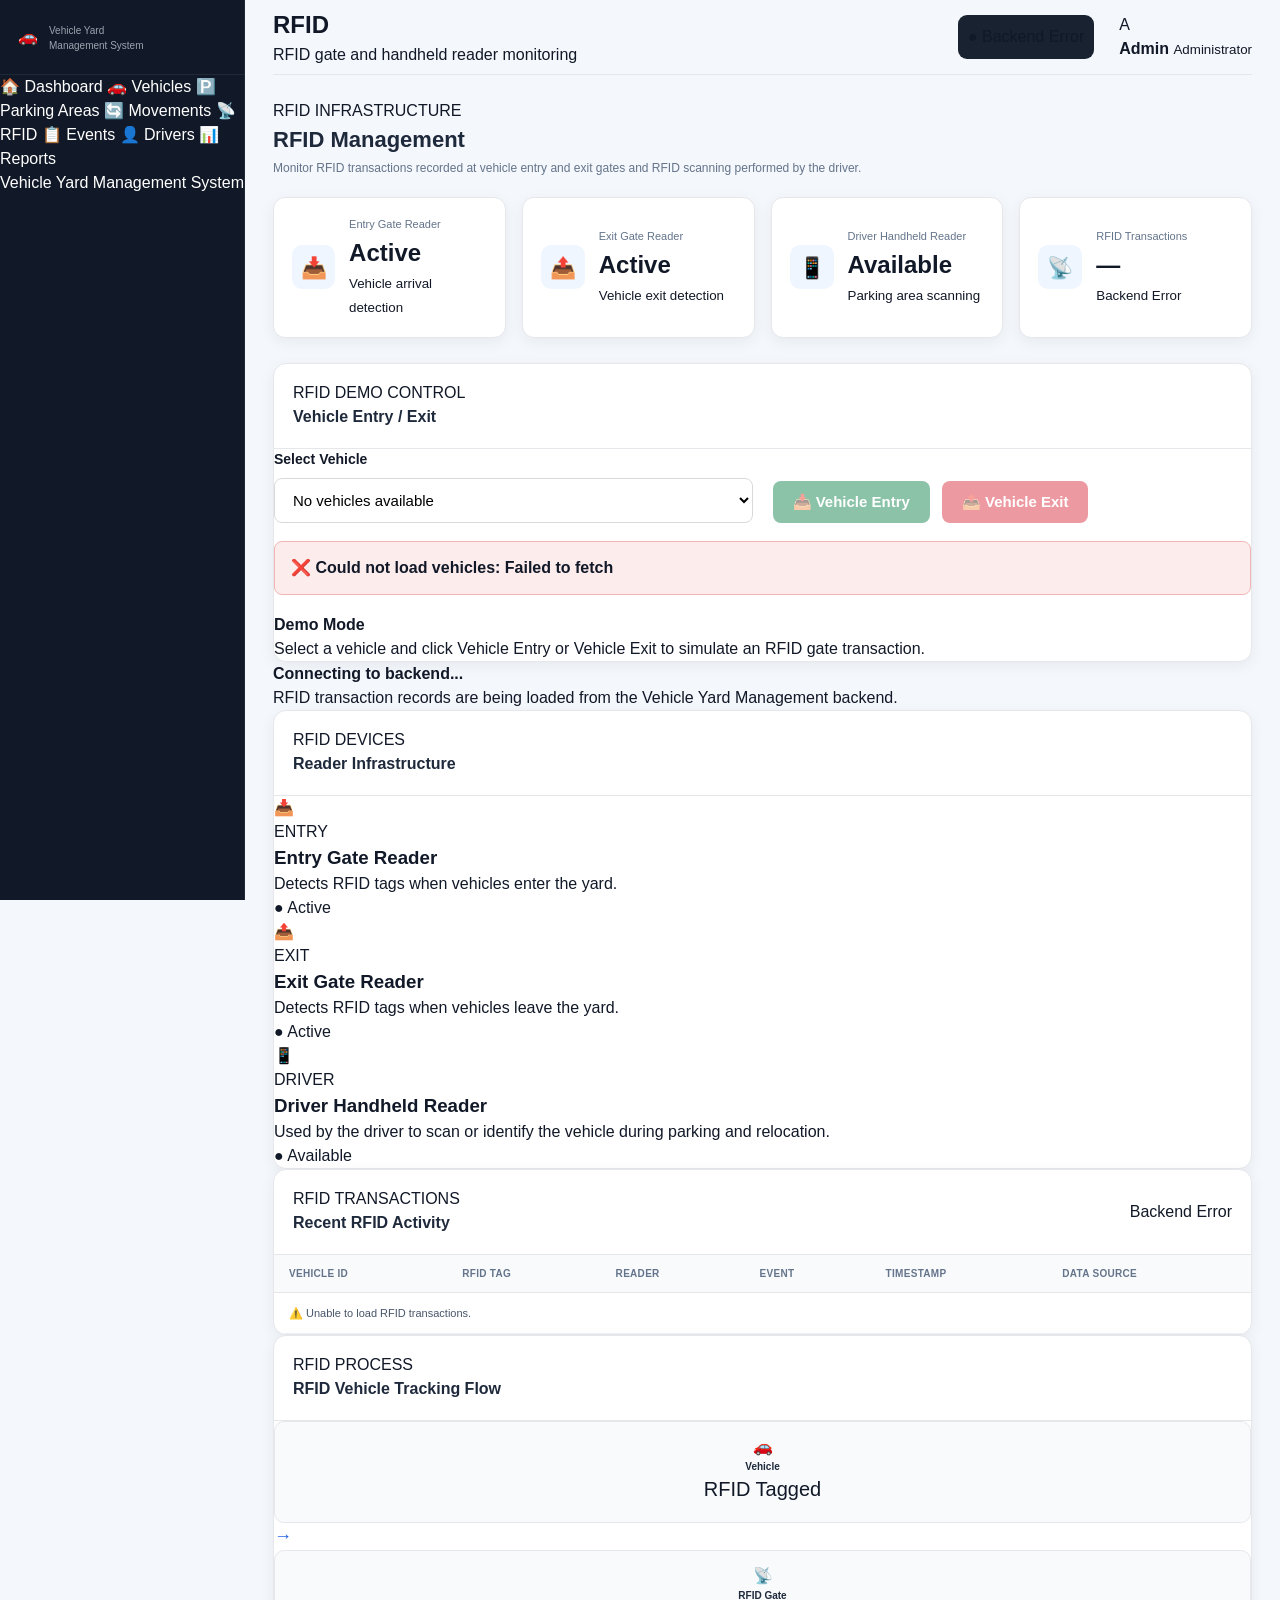
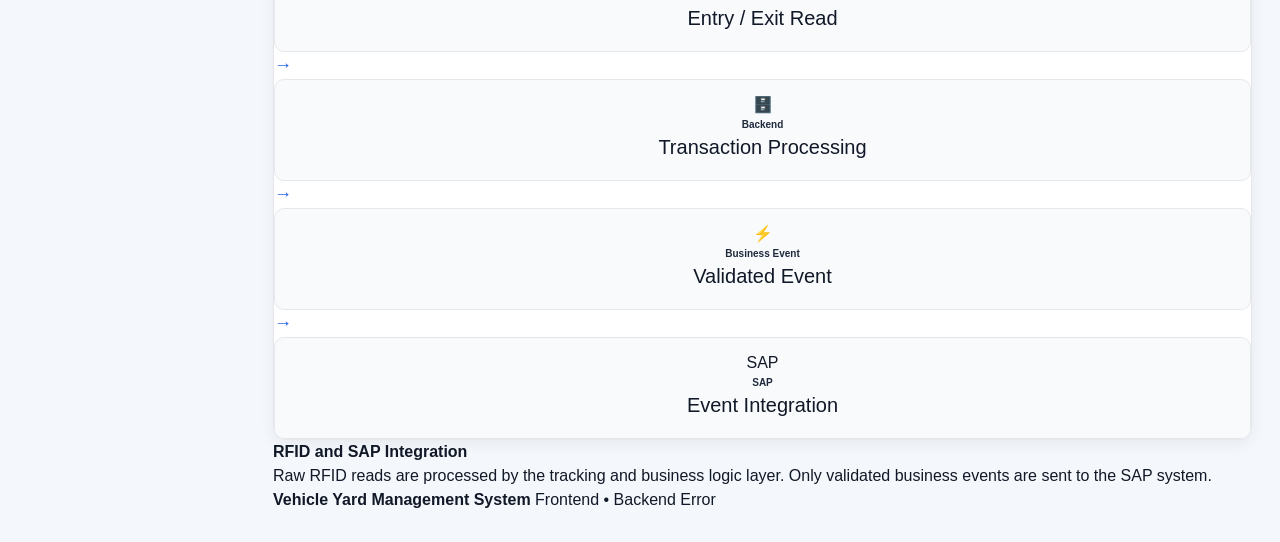
<file: frontend/pages/rfid.html>
<!DOCTYPE html>
<html lang="en">

<head>

    <meta charset="UTF-8">

    <meta
        name="viewport"
        content="width=device-width, initial-scale=1.0"
    >

    <title>
        RFID | Vehicle Yard Management System
    </title>

    <link
        rel="stylesheet"
        href="../css/style.css"
    >

    <style>

        .rfid-control {

            display: grid;

            grid-template-columns:
                1fr 1fr;

            gap: 20px;

            align-items: end;
        }


        .rfid-form-group {

            display: flex;

            flex-direction: column;

            gap: 8px;
        }


        .rfid-form-group label {

            font-weight: 600;

            font-size: 14px;
        }


        .rfid-form-group select {

            padding: 12px 14px;

            border: 1px solid #d9d9d9;

            border-radius: 8px;

            font-size: 15px;

            background: #fff;

            width: 100%;
        }


        .rfid-buttons {

            display: flex;

            gap: 12px;
        }


        .rfid-action-btn {

            border: none;

            padding: 12px 20px;

            border-radius: 8px;

            font-size: 15px;

            font-weight: 600;

            cursor: pointer;

            transition: 0.2s;
        }


        .rfid-entry-btn {

            background: #198754;

            color: white;
        }


        .rfid-exit-btn {

            background: #dc3545;

            color: white;
        }


        .rfid-action-btn:hover:not(:disabled) {

            opacity: 0.9;

            transform:
                translateY(-1px);
        }


        .rfid-action-btn:disabled {

            opacity: 0.5;

            cursor: not-allowed;
        }


        .rfid-result {

            margin-top: 18px;

            padding: 14px 16px;

            border-radius: 8px;

            display: none;

            font-weight: 600;
        }


        .rfid-result.success {

            display: block;

            background: #e8f7ee;

            border: 1px solid #b7e4c7;
        }


        .rfid-result.error {

            display: block;

            background: #fdecec;

            border: 1px solid #f1b5b5;
        }


        .rfid-result.info {

            display: block;

            background: #eef5ff;

            border: 1px solid #b8d4ff;
        }


        @media (max-width: 800px) {

            .rfid-control {

                grid-template-columns: 1fr;
            }


            .rfid-buttons {

                flex-wrap: wrap;
            }

        }

    </style>

</head>


<body>


<!-- =====================================================
     SIDEBAR
====================================================== -->

<aside class="sidebar">

    <div class="sidebar-logo">

        🚗

        <span>

            Vehicle Yard<br>

            Management System

        </span>

    </div>


    <nav class="sidebar-menu">

        <a href="dashboard.html">
            🏠 Dashboard
        </a>

        <a href="vehicles.html">
            🚗 Vehicles
        </a>

        <a href="parking.html">
            🅿️ Parking Areas
        </a>

        <a href="movements.html">
            🔄 Movements
        </a>

        <a
            href="rfid.html"
            class="active"
        >
            📡 RFID
        </a>

        <a href="events.html">
            📋 Events
        </a>

        <a href="drivers.html">
            👤 Drivers
        </a>

        <a href="reports.html">
            📊 Reports
        </a>

    </nav>


    <div class="sidebar-footer">

        Vehicle Yard Management System

    </div>

</aside>


<!-- =====================================================
     MAIN
====================================================== -->

<main class="main-content">


    <!-- TOPBAR -->

    <header class="topbar">

        <div>

            <h2>
                RFID
            </h2>

            <p>
                RFID gate and handheld reader monitoring
            </p>

        </div>


        <div class="topbar-right">

            <span
                class="system-status"
                id="systemStatus"
            >
                ● Checking Backend...
            </span>


            <div class="admin-profile">

                <div class="admin-avatar">
                    A
                </div>

                <div>

                    <strong>
                        Admin
                    </strong>

                    <small>
                        Administrator
                    </small>

                </div>

            </div>

        </div>

    </header>


    <!-- =================================================
         PAGE CONTENT
    ================================================== -->

    <section class="page-content">


        <!-- PAGE HEADER -->

        <div class="page-header">

            <div>

                <span class="section-label">
                    RFID INFRASTRUCTURE
                </span>

                <h1>
                    RFID Management
                </h1>

                <p>
                    Monitor RFID transactions recorded at
                    vehicle entry and exit gates and RFID
                    scanning performed by the driver.
                </p>

            </div>

        </div>


        <!-- =================================================
             SUMMARY CARDS
        ================================================== -->

        <div class="dashboard-cards">


            <div class="dashboard-card">

                <div class="card-icon">
                    📥
                </div>

                <div>

                    <span>
                        Entry Gate Reader
                    </span>

                    <h2>
                        Active
                    </h2>

                    <small>
                        Vehicle arrival detection
                    </small>

                </div>

            </div>


            <div class="dashboard-card">

                <div class="card-icon">
                    📤
                </div>

                <div>

                    <span>
                        Exit Gate Reader
                    </span>

                    <h2>
                        Active
                    </h2>

                    <small>
                        Vehicle exit detection
                    </small>

                </div>

            </div>


            <div class="dashboard-card">

                <div class="card-icon">
                    📱
                </div>

                <div>

                    <span>
                        Driver Handheld Reader
                    </span>

                    <h2>
                        Available
                    </h2>

                    <small>
                        Parking area scanning
                    </small>

                </div>

            </div>


            <div class="dashboard-card">

                <div class="card-icon">
                    📡
                </div>

                <div>

                    <span>
                        RFID Transactions
                    </span>

                    <h2 id="transactionCount">
                        —
                    </h2>

                    <small id="transactionStatus">
                        Loading...
                    </small>

                </div>

            </div>

        </div>


        <!-- =================================================
             RFID DEMO CONTROL
        ================================================== -->

        <div class="panel">

            <div class="panel-header">

                <div>

                    <span class="section-label">
                        RFID DEMO CONTROL
                    </span>

                    <h2>
                        Vehicle Entry / Exit
                    </h2>

                </div>

            </div>


            <div class="rfid-control">


                <!-- VEHICLE -->

                <div class="rfid-form-group">

                    <label for="vehicleSelect">
                        Select Vehicle
                    </label>


                    <select id="vehicleSelect">

                        <option value="">
                            Loading vehicles...
                        </option>

                    </select>

                </div>


                <!-- BUTTONS -->

                <div class="rfid-buttons">

                    <button
                        type="button"
                        class="rfid-action-btn rfid-entry-btn"
                        id="entryButton"
                        onclick="simulateEntry()"
                        disabled
                    >

                        📥 Vehicle Entry

                    </button>


                    <button
                        type="button"
                        class="rfid-action-btn rfid-exit-btn"
                        id="exitButton"
                        onclick="simulateExit()"
                        disabled
                    >

                        📤 Vehicle Exit

                    </button>

                </div>

            </div>


            <!-- RESULT -->

            <div
                id="rfidResult"
                class="rfid-result"
            ></div>


            <div
                class="backend-note"
                style="margin-top:18px;"
            >

                <strong>
                    Demo Mode
                </strong>

                <p>

                    Select a vehicle and click Vehicle Entry
                    or Vehicle Exit to simulate an RFID gate
                    transaction.

                </p>

            </div>

        </div>


        <!-- =================================================
             BACKEND NOTE
        ================================================== -->

        <div
            class="backend-note"
            id="backendNote"
        >

            <strong>
                Connecting to backend...
            </strong>

            <p>

                RFID transaction records are being loaded
                from the Vehicle Yard Management backend.

            </p>

        </div>


        <!-- =================================================
             RFID DEVICES
        ================================================== -->

        <div class="panel">

            <div class="panel-header">

                <div>

                    <span class="section-label">
                        RFID DEVICES
                    </span>

                    <h2>
                        Reader Infrastructure
                    </h2>

                </div>

            </div>


            <div class="rfid-reader-grid">


                <div class="rfid-reader-card">

                    <div class="rfid-reader-icon">
                        📥
                    </div>

                    <div class="rfid-reader-content">

                        <span class="section-label">
                            ENTRY
                        </span>

                        <h3>
                            Entry Gate Reader
                        </h3>

                        <p>
                            Detects RFID tags when vehicles
                            enter the yard.
                        </p>

                        <span class="reader-status active">
                            ● Active
                        </span>

                    </div>

                </div>


                <div class="rfid-reader-card">

                    <div class="rfid-reader-icon">
                        📤
                    </div>

                    <div class="rfid-reader-content">

                        <span class="section-label">
                            EXIT
                        </span>

                        <h3>
                            Exit Gate Reader
                        </h3>

                        <p>
                            Detects RFID tags when vehicles
                            leave the yard.
                        </p>

                        <span class="reader-status active">
                            ● Active
                        </span>

                    </div>

                </div>


                <div class="rfid-reader-card">

                    <div class="rfid-reader-icon">
                        📱
                    </div>

                    <div class="rfid-reader-content">

                        <span class="section-label">
                            DRIVER
                        </span>

                        <h3>
                            Driver Handheld Reader
                        </h3>

                        <p>
                            Used by the driver to scan or
                            identify the vehicle during
                            parking and relocation.
                        </p>

                        <span class="reader-status available">
                            ● Available
                        </span>

                    </div>

                </div>

            </div>

        </div>


        <!-- =================================================
             RFID TRANSACTIONS
        ================================================== -->

        <div class="panel">

            <div class="panel-header">

                <div>

                    <span class="section-label">
                        RFID TRANSACTIONS
                    </span>

                    <h2>
                        Recent RFID Activity
                    </h2>

                </div>


                <span
                    class="area-count"
                    id="backendDataStatus"
                >
                    Loading...
                </span>

            </div>


            <div class="table-container">

                <table class="vehicle-table">

                    <thead>

                        <tr>

                            <th>
                                Vehicle ID
                            </th>

                            <th>
                                RFID Tag
                            </th>

                            <th>
                                Reader
                            </th>

                            <th>
                                Event
                            </th>

                            <th>
                                Timestamp
                            </th>

                            <th>
                                Data Source
                            </th>

                        </tr>

                    </thead>


                    <tbody id="rfidTableBody">

                        <tr>

                            <td colspan="6">

                                📡 Loading RFID transactions...

                            </td>

                        </tr>

                    </tbody>

                </table>

            </div>

        </div>


        <!-- =================================================
             RFID PROCESS
        ================================================== -->

        <div class="panel">

            <div class="panel-header">

                <div>

                    <span class="section-label">
                        RFID PROCESS
                    </span>

                    <h2>
                        RFID Vehicle Tracking Flow
                    </h2>

                </div>

            </div>


            <div class="location-flow">


                <div class="flow-step">

                    <div class="flow-icon">
                        🚗
                    </div>

                    <strong>
                        Vehicle
                    </strong>

                    <span>
                        RFID Tagged
                    </span>

                </div>


                <div class="flow-arrow">
                    →
                </div>


                <div class="flow-step">

                    <div class="flow-icon">
                        📡
                    </div>

                    <strong>
                        RFID Gate
                    </strong>

                    <span>
                        Entry / Exit Read
                    </span>

                </div>


                <div class="flow-arrow">
                    →
                </div>


                <div class="flow-step">

                    <div class="flow-icon">
                        🗄️
                    </div>

                    <strong>
                        Backend
                    </strong>

                    <span>
                        Transaction Processing
                    </span>

                </div>


                <div class="flow-arrow">
                    →
                </div>


                <div class="flow-step">

                    <div class="flow-icon">
                        ⚡
                    </div>

                    <strong>
                        Business Event
                    </strong>

                    <span>
                        Validated Event
                    </span>

                </div>


                <div class="flow-arrow">
                    →
                </div>


                <div class="flow-step">

                    <div class="flow-icon">
                        SAP
                    </div>

                    <strong>
                        SAP
                    </strong>

                    <span>
                        Event Integration
                    </span>

                </div>

            </div>

        </div>


        <!-- NOTE -->

        <div class="backend-note">

            <strong>
                RFID and SAP Integration
            </strong>

            <p>

                Raw RFID reads are processed by the tracking
                and business logic layer. Only validated
                business events are sent to the SAP system.

            </p>

        </div>


        <!-- FOOTER -->

        <footer class="page-footer">

            <strong>
                Vehicle Yard Management System
            </strong>

            <span id="footerStatus">
                Frontend • Connecting to Backend
            </span>

        </footer>

    </section>

</main>


<!-- =====================================================
     JAVASCRIPT
====================================================== -->

<script>


const API_BASE_URL =
    "http://127.0.0.1:5000";


// =========================================================
// ESCAPE HTML
// =========================================================

function escapeHTML(value) {

    if (
        value === null ||
        value === undefined
    ) {

        return "";

    }


    return String(value)

        .replace(
            /&/g,
            "&amp;"
        )

        .replace(
            /</g,
            "&lt;"
        )

        .replace(
            />/g,
            "&gt;"
        )

        .replace(
            /"/g,
            "&quot;"
        )

        .replace(
            /'/g,
            "&#039;"
        );

}


// =========================================================
// SHOW RESULT
// =========================================================

function showResult(
    message,
    type
) {

    const result =
        document.getElementById(
            "rfidResult"
        );


    result.className =
        "rfid-result " + type;


    result.innerHTML =
        message;

}


// =========================================================
// CLEAR RESULT
// =========================================================

function clearResult() {

    const result =
        document.getElementById(
            "rfidResult"
        );


    result.className =
        "rfid-result";


    result.innerHTML =
        "";

}


// =========================================================
// UPDATE BUTTON STATE
// =========================================================

function updateButtonState() {

    const select =
        document.getElementById(
            "vehicleSelect"
        );


    const entryButton =
        document.getElementById(
            "entryButton"
        );


    const exitButton =
        document.getElementById(
            "exitButton"
        );


    const hasVehicle =
        Boolean(select.value);


    entryButton.disabled =
        !hasVehicle;


    exitButton.disabled =
        !hasVehicle;

}


// =========================================================
// LOAD VEHICLES
// =========================================================

async function loadVehiclesForRFID() {

    const select =
        document.getElementById(
            "vehicleSelect"
        );


    const systemStatus =
        document.getElementById(
            "systemStatus"
        );


    try {

        select.innerHTML = `
            <option value="">
                Loading vehicles...
            </option>
        `;


        updateButtonState();


        const response =
            await fetch(
                `${API_BASE_URL}/api/driver/vehicles`,
                {
                    method: "GET",
                    headers: {
                        "Accept": "application/json"
                    }
                }
            );


        const text =
            await response.text();


        let data;


        try {

            data =
                JSON.parse(text);

        } catch (error) {

            throw new Error(
                "Vehicle API returned invalid JSON."
            );

        }


        if (!response.ok) {

            throw new Error(

                data.error ||
                data.message ||
                `Backend returned HTTP ${response.status}`

            );

        }


        let vehicles = data;


        /*
         * Support both:
         *
         * [
         *   {...},
         *   {...}
         * ]
         *
         * and:
         *
         * {
         *   "vehicles": [...]
         * }
         */

        if (
            !Array.isArray(vehicles) &&
            Array.isArray(vehicles.vehicles)
        ) {

            vehicles =
                vehicles.vehicles;

        }


        if (!Array.isArray(vehicles)) {

            throw new Error(
                "Backend did not return a vehicle list."
            );

        }


        /*
         * Keep only valid vehicle records.
         */

        vehicles =
            vehicles.filter(
                vehicle =>
                    vehicle &&
                    vehicle.vehicle_id
            );


        /*
         * Clear dropdown.
         */

        select.innerHTML = `
            <option value="">
                Select Vehicle
            </option>
        `;


        /*
         * Add vehicles.
         */

        vehicles.forEach(
            vehicle => {

                const option =
                    document.createElement(
                        "option"
                    );


                option.value =
                    vehicle.vehicle_id;


                option.dataset.rfid =
                    vehicle.rfid_tag || "";


                option.dataset.vehicleClass =
                    vehicle.vehicle_class || "";


                option.dataset.status =
                    vehicle.current_status || "";


                option.textContent =
                    `${vehicle.vehicle_id} — ${
                        vehicle.vehicle_class ||
                        "Vehicle"
                    } — ${
                        vehicle.current_status ||
                        "Unknown"
                    }`;


                select.appendChild(
                    option
                );

            }
        );


        updateButtonState();


        systemStatus.textContent =
            "● System Online";


        if (vehicles.length > 0) {

            showResult(

                `✅ ${vehicles.length} vehicle(s) loaded. Please select a vehicle.`,

                "success"

            );

        } else {

            showResult(

                "⚠️ No vehicles found in the database.",

                "error"

            );

        }


    } catch (error) {

        console.error(
            "Vehicle loading error:",
            error
        );


        select.innerHTML = `
            <option value="">
                No vehicles available
            </option>
        `;


        updateButtonState();


        systemStatus.textContent =
            "● Backend Error";


        showResult(

            `❌ Could not load vehicles: ${
                escapeHTML(error.message)
            }`,

            "error"

        );

    }

}


// =========================================================
// VEHICLE SELECT CHANGE
// =========================================================

document
    .getElementById("vehicleSelect")
    .addEventListener(
        "change",
        function () {

            updateButtonState();

            clearResult();

        }
    );


// =========================================================
// GET SELECTED VEHICLE
// =========================================================

function getSelectedVehicle() {

    const select =
        document.getElementById(
            "vehicleSelect"
        );


    const selectedOption =
        select.options[
            select.selectedIndex
        ];


    if (
        !select.value ||
        !selectedOption
    ) {

        showResult(
            "⚠️ Please select a vehicle first.",
            "error"
        );

        return null;

    }


    const rfidTag =
        selectedOption.dataset.rfid;


    if (!rfidTag) {

        showResult(

            `❌ RFID tag is missing for vehicle ${
                escapeHTML(select.value)
            }.`,

            "error"

        );

        return null;

    }


    return {

        vehicle_id:
            select.value,

        rfid_tag:
            rfidTag

    };

}


// =========================================================
// SEND RFID SCAN
// =========================================================

async function sendRFIDScan(
    vehicle,
    direction,
    gateId,
    source
) {

    const response =
        await fetch(

            `${API_BASE_URL}/api/rfid/scan`,

            {
                method: "POST",

                headers: {

                    "Content-Type":
                        "application/json",

                    "Accept":
                        "application/json"

                },

                body:
                    JSON.stringify({

                        gate_id:
                            gateId,

                        direction:
                            direction,

                        rfid_tag:
                            vehicle.rfid_tag,

                        metadata: {

                            source:
                                source,

                            mode:
                                "Website Demo"

                        }

                    })

            }

        );


    const text =
        await response.text();


    let data;


    try {

        data =
            JSON.parse(text);

    } catch {

        throw new Error(

            `Backend returned invalid response: ${text}`

        );

    }


    if (!response.ok) {

        throw new Error(

            data.error ||
            data.message ||
            `RFID API returned HTTP ${response.status}`

        );

    }


    if (
        data.status &&
        String(data.status).toUpperCase() !==
            "SUCCESS"
    ) {

        throw new Error(

            data.message ||
            data.error ||
            "RFID transaction failed."

        );

    }


    return data;

}


// =========================================================
// VEHICLE ENTRY
// =========================================================

async function simulateEntry() {

    const vehicle =
        getSelectedVehicle();


    if (!vehicle) {

        return;

    }


    const entryButton =
        document.getElementById(
            "entryButton"
        );


    const exitButton =
        document.getElementById(
            "exitButton"
        );


    entryButton.disabled =
        true;

    exitButton.disabled =
        true;


    showResult(

        `📡 Reading RFID tag <strong>${
            escapeHTML(vehicle.rfid_tag)
        }</strong> for <strong>${
            escapeHTML(vehicle.vehicle_id)
        }</strong>...`,

        "info"

    );


    try {

        const data =
            await sendRFIDScan(

                vehicle,

                "IN",

                "GATE_01",

                "RFID Gate Reader"

            );


        console.log(
            "RFID Entry Response:",
            data
        );


        showResult(

            `✅ <strong>${
                escapeHTML(vehicle.vehicle_id)
            }</strong> entered the yard successfully through <strong>GATE_01</strong>.`,

            "success"

        );


        await loadRFIDTransactions();


        /*
         * Refresh vehicle status after RFID event.
         */

        await loadVehiclesForRFID();


        document.getElementById(
            "vehicleSelect"
        ).value =
            vehicle.vehicle_id;


        updateButtonState();


    } catch (error) {

        console.error(
            "RFID Entry Error:",
            error
        );


        showResult(

            `❌ RFID Entry Failed: ${
                escapeHTML(error.message)
            }`,

            "error"

        );


        updateButtonState();

    }

}


// =========================================================
// VEHICLE EXIT
// =========================================================

async function simulateExit() {

    const vehicle =
        getSelectedVehicle();


    if (!vehicle) {

        return;

    }


    const entryButton =
        document.getElementById(
            "entryButton"
        );


    const exitButton =
        document.getElementById(
            "exitButton"
        );


    entryButton.disabled =
        true;

    exitButton.disabled =
        true;


    showResult(

        `📡 Reading RFID tag <strong>${
            escapeHTML(vehicle.rfid_tag)
        }</strong> for <strong>${
            escapeHTML(vehicle.vehicle_id)
        }</strong> at exit gate...`,

        "info"

    );


    try {

        const data =
            await sendRFIDScan(

                vehicle,

                "OUT",

                "GATE_02",

                "RFID Exit Gate Reader"

            );


        console.log(
            "RFID Exit Response:",
            data
        );


        showResult(

            `✅ <strong>${
                escapeHTML(vehicle.vehicle_id)
            }</strong> exited the yard successfully through <strong>GATE_02</strong>.`,

            "success"

        );


        await loadRFIDTransactions();


        /*
         * Refresh vehicle status after RFID event.
         */

        await loadVehiclesForRFID();


        document.getElementById(
            "vehicleSelect"
        ).value =
            vehicle.vehicle_id;


        updateButtonState();


    } catch (error) {

        console.error(
            "RFID Exit Error:",
            error
        );


        showResult(

            `❌ RFID Exit Failed: ${
                escapeHTML(error.message)
            }`,

            "error"

        );


        updateButtonState();

    }

}


// =========================================================
// FORMAT DATE
// =========================================================

function formatDateTime(
    dateString
) {

    if (!dateString) {

        return "—";

    }


    const date =
        new Date(dateString);


    if (
        isNaN(
            date.getTime()
        )
    ) {

        return escapeHTML(
            dateString
        );

    }


    return date.toLocaleString();

}


// =========================================================
// FORMAT EVENT
// =========================================================

function formatEvent(
    direction
) {

    if (!direction) {

        return "RFID Transaction";

    }


    const value =
        String(direction)
        .toUpperCase();


    if (value === "IN") {

        return "Vehicle Entry";

    }


    if (value === "OUT") {

        return "Vehicle Exit";

    }


    return "RFID Transaction";

}


// =========================================================
// FORMAT READER
// =========================================================

function formatReader(
    gateId
) {

    if (!gateId) {

        return "RFID Gate Reader";

    }


    return gateId;

}


// =========================================================
// LOAD RFID TRANSACTIONS
// =========================================================

async function loadRFIDTransactions() {

    const tableBody =
        document.getElementById(
            "rfidTableBody"
        );


    const transactionCount =
        document.getElementById(
            "transactionCount"
        );


    const transactionStatus =
        document.getElementById(
            "transactionStatus"
        );


    const backendDataStatus =
        document.getElementById(
            "backendDataStatus"
        );


    const backendNote =
        document.getElementById(
            "backendNote"
        );


    const systemStatus =
        document.getElementById(
            "systemStatus"
        );


    const footerStatus =
        document.getElementById(
            "footerStatus"
        );


    try {

        const response =
            await fetch(

                `${API_BASE_URL}/api/rfid/transactions?limit=50`,

                {
                    method: "GET",

                    headers: {
                        "Accept":
                            "application/json"
                    }

                }

            );


        const text =
            await response.text();


        let data;


        try {

            data =
                JSON.parse(text);

        } catch {

            throw new Error(
                "Invalid transaction response from backend."
            );

        }


        if (!response.ok) {

            throw new Error(

                data.error ||
                data.message ||
                `Backend returned HTTP ${response.status}`

            );

        }


        let transactions =
            data;


        if (
            !Array.isArray(transactions) &&
            Array.isArray(
                transactions.transactions
            )
        ) {

            transactions =
                transactions.transactions;

        }


        if (!Array.isArray(transactions)) {

            throw new Error(
                "Invalid RFID transaction data."
            );

        }


        systemStatus.textContent =
            "● System Online";


        backendDataStatus.textContent =
            "Backend Data";


        footerStatus.textContent =
            "Frontend • Backend Connected";


        backendNote.innerHTML = `

            <strong>
                Backend integration active
            </strong>

            <p>

                RFID transaction records are being
                received from the Vehicle Yard Management
                backend.

            </p>

        `;


        transactionCount.textContent =
            transactions.length;


        transactionStatus.textContent =
            "Backend Records";


        if (!transactions.length) {

            tableBody.innerHTML = `

                <tr>

                    <td colspan="6">

                        📡 No RFID transactions recorded yet.

                    </td>

                </tr>

            `;

            return;

        }


        tableBody.innerHTML =

            transactions.map(
                transaction => {

                    const direction =
                        String(
                            transaction.direction ||
                            ""
                        ).toUpperCase();


                    let eventText =
                        formatEvent(
                            direction
                        );


                    let eventIcon =
                        "📡";


                    if (
                        direction === "IN"
                    ) {

                        eventIcon =
                            "📥";

                    }


                    if (
                        direction === "OUT"
                    ) {

                        eventIcon =
                            "📤";

                    }


                    return `

                        <tr>

                            <td>

                                <strong>

                                    ${escapeHTML(
                                        transaction.vehicle_id ||
                                        "Unknown"
                                    )}

                                </strong>

                            </td>


                            <td>

                                ${escapeHTML(
                                    transaction.rfid_tag ||
                                    "—"
                                )}

                            </td>


                            <td>

                                ${escapeHTML(
                                    formatReader(
                                        transaction.gate_id
                                    )
                                )}

                            </td>


                            <td>

                                ${eventIcon}

                                ${escapeHTML(
                                    eventText
                                )}

                            </td>


                            <td>

                                ${formatDateTime(
                                    transaction.scanned_at
                                )}

                            </td>


                            <td>

                                RFID Gate Reader

                            </td>

                        </tr>

                    `;

                }

            ).join("");

    } catch (error) {

        console.error(
            "RFID transaction error:",
            error
        );


        systemStatus.textContent =
            "● Backend Error";


        backendDataStatus.textContent =
            "Backend Error";


        footerStatus.textContent =
            "Frontend • Backend Error";


        transactionCount.textContent =
            "—";


        transactionStatus.textContent =
            "Backend Error";


        tableBody.innerHTML = `

            <tr>

                <td colspan="6">

                    ⚠️ Unable to load RFID transactions.

                </td>

            </tr>

        `;

    }

}


// =========================================================
// INITIAL LOAD
// =========================================================

document.addEventListener(
    "DOMContentLoaded",
    async function () {

        await loadVehiclesForRFID();

        await loadRFIDTransactions();

    }
);


// =========================================================
// AUTO REFRESH
// =========================================================

setInterval(
    loadRFIDTransactions,
    10000
);

</script>


</body>

</html>
</file>
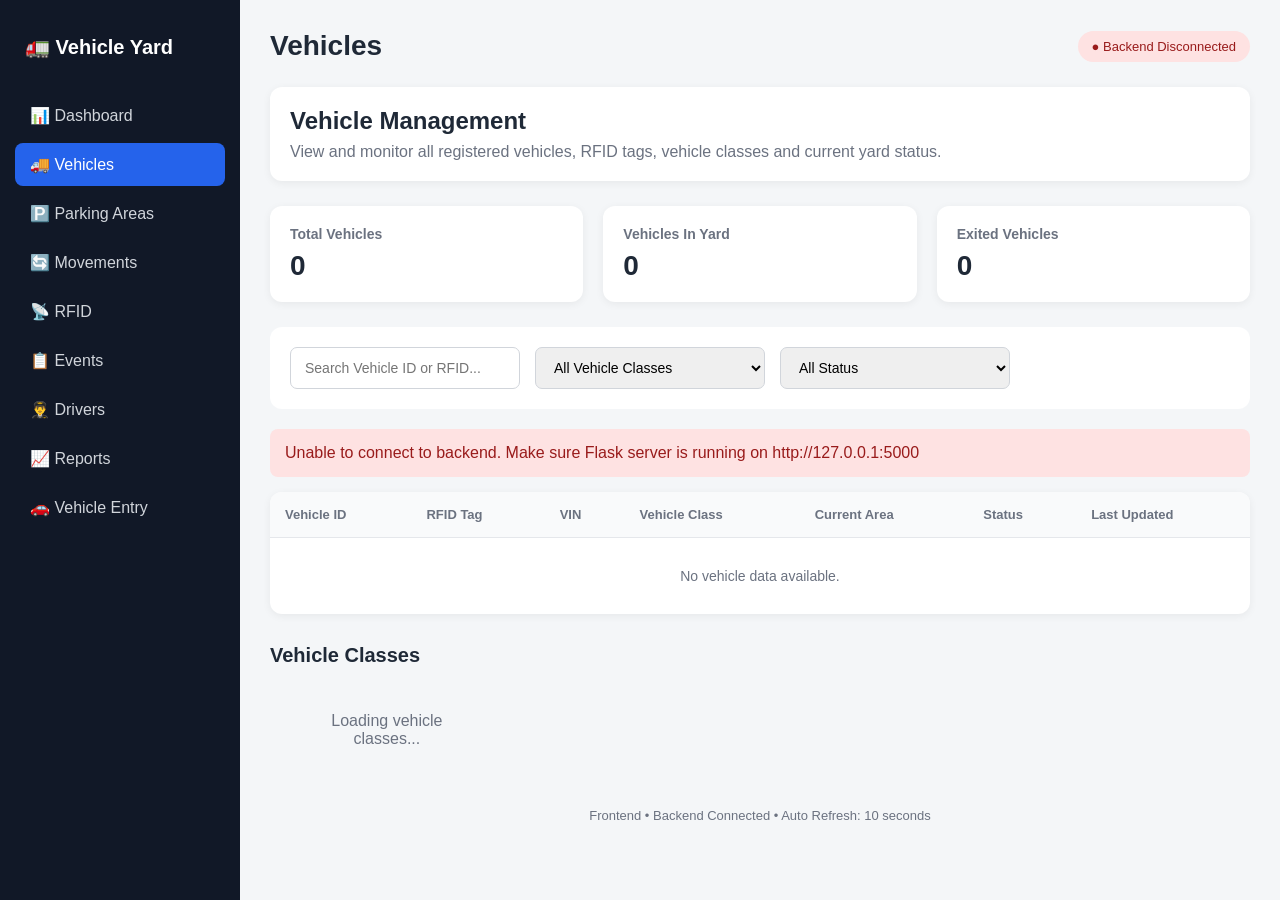
<file: frontend/pages/vehicles.html>
<!DOCTYPE html>
<html lang="en">

<head>

    <meta charset="UTF-8">
    <meta name="viewport" content="width=device-width, initial-scale=1.0">

    <title>Vehicles | Vehicle Yard Management</title>

    <style>

        * {
            box-sizing: border-box;
            margin: 0;
            padding: 0;
        }

        body {
            font-family: Arial, Helvetica, sans-serif;
            background: #f4f6f8;
            color: #1f2937;
        }

        .container {
            display: flex;
            min-height: 100vh;
        }

        /* ==========================================
           SIDEBAR
        ========================================== */

        .sidebar {
            width: 240px;
            background: #111827;
            color: white;
            padding: 25px 15px;
        }

        .logo {
            font-size: 20px;
            font-weight: bold;
            padding: 10px;
            margin-bottom: 25px;
        }

        .menu a {
            display: block;
            color: #d1d5db;
            text-decoration: none;
            padding: 12px 15px;
            border-radius: 8px;
            margin-bottom: 6px;
        }

        .menu a:hover,
        .menu a.active {
            background: #2563eb;
            color: white;
        }

        /* ==========================================
           MAIN
        ========================================== */

        .main {
            flex: 1;
            padding: 30px;
        }

        .header {
            display: flex;
            justify-content: space-between;
            align-items: center;
            margin-bottom: 25px;
        }

        .header h1 {
            font-size: 28px;
        }

        .connection {
            padding: 8px 14px;
            border-radius: 20px;
            background: #e5e7eb;
            font-size: 13px;
        }

        .connected {
            background: #dcfce7;
            color: #166534;
        }

        .disconnected {
            background: #fee2e2;
            color: #991b1b;
        }

        /* ==========================================
           INFO
        ========================================== */

        .info {
            background: white;
            padding: 20px;
            border-radius: 12px;
            margin-bottom: 25px;
            box-shadow: 0 2px 8px rgba(0, 0, 0, 0.06);
        }

        .info p {
            color: #6b7280;
            margin-top: 8px;
        }

        /* ==========================================
           STATS
        ========================================== */

        .stats {
            display: grid;
            grid-template-columns: repeat(3, 1fr);
            gap: 20px;
            margin-bottom: 25px;
        }

        .stat-card {
            background: white;
            padding: 20px;
            border-radius: 12px;
            box-shadow: 0 2px 8px rgba(0, 0, 0, 0.06);
        }

        .stat-card h3 {
            color: #6b7280;
            font-size: 14px;
            margin-bottom: 8px;
        }

        .stat-card .number {
            font-size: 28px;
            font-weight: bold;
        }

        /* ==========================================
           CONTROLS
        ========================================== */

        .controls {
            background: white;
            padding: 20px;
            border-radius: 12px;
            margin-bottom: 20px;

            display: flex;
            gap: 15px;
            flex-wrap: wrap;
        }

        input,
        select {
            padding: 11px 14px;
            border: 1px solid #d1d5db;
            border-radius: 7px;
            font-size: 14px;
            min-width: 230px;
        }

        /* ==========================================
           TABLE
        ========================================== */

        .table-container {
            background: white;
            border-radius: 12px;
            overflow-x: auto;
            box-shadow: 0 2px 8px rgba(0, 0, 0, 0.06);
        }

        table {
            width: 100%;
            border-collapse: collapse;
        }

        th {
            background: #f9fafb;
            text-align: left;
            padding: 15px;
            font-size: 13px;
            color: #6b7280;
        }

        td {
            padding: 15px;
            border-top: 1px solid #e5e7eb;
            font-size: 14px;
        }

        tr:hover {
            background: #f9fafb;
        }

        /* ==========================================
           STATUS
        ========================================== */

        .status {
            display: inline-block;
            padding: 6px 10px;
            border-radius: 15px;
            font-size: 12px;
            font-weight: bold;
        }

        .expected {
            background: #fef3c7;
            color: #92400e;
        }

        .in-yard {
            background: #dbeafe;
            color: #1d4ed8;
        }

        .parked {
            background: #dcfce7;
            color: #166534;
        }

        .ready-for-dispatch {
            background: #ede9fe;
            color: #6d28d9;
        }

        .exited {
            background: #fee2e2;
            color: #991b1b;
        }

        /* ==========================================
           CLASS CARDS
        ========================================== */

        .section-title {
            margin: 30px 0 15px;
            font-size: 20px;
        }

        .classes {
            display: grid;
            grid-template-columns: repeat(4, 1fr);
            gap: 15px;
        }

        .class-card {
            background: white;
            padding: 18px;
            border-radius: 10px;
            box-shadow: 0 2px 8px rgba(0, 0, 0, 0.05);
        }

        .class-card h3 {
            font-size: 14px;
            margin-bottom: 10px;
        }

        .class-count {
            font-size: 24px;
            font-weight: bold;
        }

        /* ==========================================
           LOADING / ERROR
        ========================================== */

        .loading {
            text-align: center;
            padding: 30px;
            color: #6b7280;
        }

        .error {
            background: #fee2e2;
            color: #991b1b;
            padding: 15px;
            border-radius: 8px;
            margin-bottom: 15px;
        }

        /* ==========================================
           FOOTER
        ========================================== */

        footer {
            margin-top: 30px;
            text-align: center;
            color: #6b7280;
            font-size: 13px;
        }

        /* ==========================================
           RESPONSIVE
        ========================================== */

        @media (max-width: 900px) {

            .sidebar {
                width: 200px;
            }

            .stats {
                grid-template-columns: 1fr;
            }

            .classes {
                grid-template-columns: repeat(2, 1fr);
            }

        }

        @media (max-width: 600px) {

            .container {
                flex-direction: column;
            }

            .sidebar {
                width: 100%;
            }

            .main {
                padding: 15px;
            }

            .classes {
                grid-template-columns: 1fr;
            }

        }

    </style>

</head>


<body>


<div class="container">


    <!-- ==========================================
         SIDEBAR
    ========================================== -->

    <aside class="sidebar">

        <div class="logo">
            🚛 Vehicle Yard
        </div>


        <div class="menu">


            <a href="dashboard.html">
                📊 Dashboard
            </a>


            <a href="vehicles.html" class="active">
                🚚 Vehicles
            </a>


            <a href="parking.html">
                🅿️ Parking Areas
            </a>


            <a href="movements.html">
                🔄 Movements
            </a>


            <a href="rfid.html">
                📡 RFID
            </a>


            <a href="events.html">
                📋 Events
            </a>


            <a href="drivers.html">
                👨‍✈️ Drivers
            </a>


            <a href="reports.html">
                📈 Reports
            </a>


            <!-- ==================================
                 VEHICLE ENTRY - ADDED
            =================================== -->

            <a href="vehicle-entry.html">
                🚗 Vehicle Entry
            </a>


        </div>

    </aside>



    <!-- ==========================================
         MAIN CONTENT
    ========================================== -->

    <main class="main">


        <!-- HEADER -->

        <div class="header">

            <div>

                <h1>
                    Vehicles
                </h1>

            </div>


            <div
                id="connectionStatus"
                class="connection"
            >
                Connecting...
            </div>

        </div>



        <!-- INFO -->

        <div class="info">

            <h2>
                Vehicle Management
            </h2>

            <p>
                View and monitor all registered vehicles,
                RFID tags, vehicle classes and current yard status.
            </p>

        </div>



        <!-- STATS -->

        <div class="stats">


            <div class="stat-card">

                <h3>
                    Total Vehicles
                </h3>

                <div
                    class="number"
                    id="totalVehicles"
                >
                    0
                </div>

            </div>



            <div class="stat-card">

                <h3>
                    Vehicles In Yard
                </h3>

                <div
                    class="number"
                    id="vehiclesInYard"
                >
                    0
                </div>

            </div>



            <div class="stat-card">

                <h3>
                    Exited Vehicles
                </h3>

                <div
                    class="number"
                    id="exitedVehicles"
                >
                    0
                </div>

            </div>


        </div>



        <!-- CONTROLS -->

        <div class="controls">


            <input
                type="text"
                id="searchInput"
                placeholder="Search Vehicle ID or RFID..."
            >


            <select id="classFilter">

                <option value="">
                    All Vehicle Classes
                </option>

            </select>


            <select id="statusFilter">

                <option value="">
                    All Status
                </option>

                <option value="EXPECTED">
                    EXPECTED
                </option>

                <option value="IN_YARD">
                    IN YARD
                </option>

                <option value="PARKED">
                    PARKED
                </option>

                <option value="READY_FOR_DISPATCH">
                    READY FOR DISPATCH
                </option>

                <option value="EXITED">
                    EXITED
                </option>

            </select>


        </div>



        <!-- ERROR -->

        <div id="errorMessage"></div>



        <!-- VEHICLE TABLE -->

        <div class="table-container">


            <table>


                <thead>

                    <tr>

                        <th>
                            Vehicle ID
                        </th>

                        <th>
                            RFID Tag
                        </th>

                        <th>
                            VIN
                        </th>

                        <th>
                            Vehicle Class
                        </th>

                        <th>
                            Current Area
                        </th>

                        <th>
                            Status
                        </th>

                        <th>
                            Last Updated
                        </th>

                    </tr>

                </thead>



                <tbody id="vehicleTableBody">


                    <tr>

                        <td
                            colspan="7"
                            class="loading"
                        >
                            Loading vehicles...
                        </td>

                    </tr>


                </tbody>


            </table>


        </div>



        <!-- VEHICLE CLASSES -->

        <h2 class="section-title">
            Vehicle Classes
        </h2>


        <div
            id="vehicleClasses"
            class="classes"
        >


            <div class="loading">
                Loading vehicle classes...
            </div>


        </div>



        <!-- FOOTER -->

        <footer>

            Frontend • Backend Connected •
            Auto Refresh: 10 seconds

        </footer>


    </main>


</div>



<script>


    /* ==========================================
       BACKEND API
    ========================================== */

    const API_BASE_URL =
        "http://127.0.0.1:5000";


    let allVehicles = [];



    /* ==========================================
       STATUS CLASS
    ========================================== */

    function getStatusClass(status) {

        if (!status) {

            return "expected";

        }


        return status
            .toLowerCase()
            .replaceAll("_", "-");

    }



    /* ==========================================
       HTML SECURITY
    ========================================== */

    function escapeHTML(value) {

        if (
            value === null ||
            value === undefined
        ) {

            return "";

        }


        return String(value)

            .replaceAll(
                "&",
                "&amp;"
            )

            .replaceAll(
                "<",
                "&lt;"
            )

            .replaceAll(
                ">",
                "&gt;"
            )

            .replaceAll(
                '"',
                "&quot;"
            )

            .replaceAll(
                "'",
                "&#039;"
            );

    }



    /* ==========================================
       LOAD VEHICLES
    ========================================== */

    async function loadVehicles() {


        const connectionStatus =
            document.getElementById(
                "connectionStatus"
            );


        const errorMessage =
            document.getElementById(
                "errorMessage"
            );


        try {


            const response =
                await fetch(
                    `${API_BASE_URL}/api/driver/vehicles`
                );


            if (!response.ok) {

                throw new Error(
                    `HTTP Error ${response.status}`
                );

            }


            const vehicles =
                await response.json();


            allVehicles =
                vehicles;


            connectionStatus.textContent =
                "● Backend Connected";


            connectionStatus.className =
                "connection connected";


            errorMessage.innerHTML =
                "";


            updateStatistics(
                vehicles
            );


            updateClassFilter(
                vehicles
            );


            displayVehicles(
                vehicles
            );


            updateVehicleClasses(
                vehicles
            );


        }


        catch (error) {


            console.error(
                "Vehicle API Error:",
                error
            );


            connectionStatus.textContent =
                "● Backend Disconnected";


            connectionStatus.className =
                "connection disconnected";


            errorMessage.innerHTML = `

                <div class="error">

                    Unable to connect to backend.

                    Make sure Flask server is running on

                    http://127.0.0.1:5000

                </div>

            `;


            document.getElementById(
                "vehicleTableBody"
            ).innerHTML = `

                <tr>

                    <td
                        colspan="7"
                        class="loading"
                    >

                        No vehicle data available.

                    </td>

                </tr>

            `;


        }

    }



    /* ==========================================
       STATISTICS
    ========================================== */

    function updateStatistics(
        vehicles
    ) {


        const total =
            vehicles.length;


        const inYard =
            vehicles.filter(
                v =>
                    v.current_status ===
                        "IN_YARD" ||

                    v.current_status ===
                        "PARKED" ||

                    v.current_status ===
                        "READY_FOR_DISPATCH"
            ).length;


        const exited =
            vehicles.filter(
                v =>
                    v.current_status ===
                    "EXITED"
            ).length;


        document.getElementById(
            "totalVehicles"
        ).textContent =
            total;


        document.getElementById(
            "vehiclesInYard"
        ).textContent =
            inYard;


        document.getElementById(
            "exitedVehicles"
        ).textContent =
            exited;

    }



    /* ==========================================
       CLASS FILTER
    ========================================== */

    function updateClassFilter(
        vehicles
    ) {


        const select =
            document.getElementById(
                "classFilter"
            );


        const currentValue =
            select.value;


        const classes =
            [
                ...new Set(
                    vehicles.map(
                        v =>
                            v.vehicle_class
                    )
                )
            ].sort();


        select.innerHTML = `

            <option value="">
                All Vehicle Classes
            </option>

        `;


        classes.forEach(
            vehicleClass => {


                const option =
                    document.createElement(
                        "option"
                    );


                option.value =
                    vehicleClass;


                option.textContent =
                    vehicleClass;


                select.appendChild(
                    option
                );


            }
        );


        select.value =
            currentValue;

    }



    /* ==========================================
       DISPLAY VEHICLES
    ========================================== */

    function displayVehicles(
        vehicles
    ) {


        const tbody =
            document.getElementById(
                "vehicleTableBody"
            );


        if (!vehicles.length) {


            tbody.innerHTML = `

                <tr>

                    <td
                        colspan="7"
                        class="loading"
                    >

                        No vehicles found.

                    </td>

                </tr>

            `;


            return;

        }



        tbody.innerHTML =

            vehicles.map(
                vehicle => {


                    const status =
                        vehicle.current_status ||
                        "EXPECTED";


                    const statusClass =
                        getStatusClass(
                            status
                        );


                    const area =
                        vehicle.current_area_id ||
                        "Not Assigned";


                    const lastUpdated =
                        vehicle.last_updated_at

                            ? new Date(
                                vehicle.last_updated_at
                            ).toLocaleString()

                            : "N/A";



                    return `

                        <tr>


                            <td>

                                <strong>

                                    ${escapeHTML(
                                        vehicle.vehicle_id
                                    )}

                                </strong>

                            </td>



                            <td>

                                ${escapeHTML(
                                    vehicle.rfid_tag
                                )}

                            </td>



                            <td>

                                ${escapeHTML(
                                    vehicle.vin
                                )}

                            </td>



                            <td>

                                ${escapeHTML(
                                    vehicle.vehicle_class
                                )}

                            </td>



                            <td>

                                ${escapeHTML(
                                    area
                                )}

                            </td>



                            <td>


                                <span
                                    class="status ${statusClass}"
                                >

                                    ${escapeHTML(
                                        status.replaceAll(
                                            "_",
                                            " "
                                        )
                                    )}

                                </span>


                            </td>



                            <td>

                                ${escapeHTML(
                                    lastUpdated
                                )}

                            </td>


                        </tr>

                    `;


                }

            ).join("");

    }



    /* ==========================================
       VEHICLE CLASS CARDS
    ========================================== */

    function updateVehicleClasses(
        vehicles
    ) {


        const container =
            document.getElementById(
                "vehicleClasses"
            );


        const classCounts = {};


        vehicles.forEach(
            vehicle => {


                const vehicleClass =
                    vehicle.vehicle_class ||
                    "Unknown";


                if (
                    !classCounts[
                        vehicleClass
                    ]
                ) {

                    classCounts[
                        vehicleClass
                    ] = 0;

                }


                classCounts[
                    vehicleClass
                ]++;


            }
        );


        const classes =
            Object.keys(
                classCounts
            ).sort();


        if (!classes.length) {


            container.innerHTML = `

                <div class="loading">

                    No vehicle classes found.

                </div>

            `;


            return;

        }



        container.innerHTML =

            classes.map(
                vehicleClass => `

                    <div
                        class="class-card"
                    >

                        <h3>

                            ${escapeHTML(
                                vehicleClass
                            )}

                        </h3>


                        <div
                            class="class-count"
                        >

                            ${
                                classCounts[
                                    vehicleClass
                                ]
                            }

                        </div>


                        <small>

                            Vehicle(s)

                        </small>

                    </div>

                `
            ).join("");

    }



    /* ==========================================
       FILTER VEHICLES
    ========================================== */

    function applyFilters() {


        const search =
            document.getElementById(
                "searchInput"
            ).value
            .toLowerCase()
            .trim();


        const selectedClass =
            document.getElementById(
                "classFilter"
            ).value;


        const selectedStatus =
            document.getElementById(
                "statusFilter"
            ).value;


        const filtered =
            allVehicles.filter(
                vehicle => {


                    const vehicleId =
                        String(
                            vehicle.vehicle_id ||
                            ""
                        ).toLowerCase();


                    const rfid =
                        String(
                            vehicle.rfid_tag ||
                            ""
                        ).toLowerCase();


                    const matchesSearch =
                        !search ||

                        vehicleId.includes(
                            search
                        ) ||

                        rfid.includes(
                            search
                        );


                    const matchesClass =
                        !selectedClass ||

                        vehicle.vehicle_class ===
                        selectedClass;


                    const matchesStatus =
                        !selectedStatus ||

                        vehicle.current_status ===
                        selectedStatus;


                    return (

                        matchesSearch &&

                        matchesClass &&

                        matchesStatus

                    );

                }
            );


        displayVehicles(
            filtered
        );

    }



    /* ==========================================
       EVENTS
    ========================================== */

    document.getElementById(
        "searchInput"
    ).addEventListener(
        "input",
        applyFilters
    );


    document.getElementById(
        "classFilter"
    ).addEventListener(
        "change",
        applyFilters
    );


    document.getElementById(
        "statusFilter"
    ).addEventListener(
        "change",
        applyFilters
    );



    /* ==========================================
       INITIAL LOAD
    ========================================== */

    loadVehicles();



    /* ==========================================
       AUTO REFRESH
       Every 10 seconds
    ========================================== */

    setInterval(
        loadVehicles,
        10000
    );


</script>


</body>

</html>
</file>
<file: frontend/css/style.css>
/* =========================================================
   VEHICLE YARD MANAGEMENT SYSTEM
   COMPLETE UPDATED STYLE.CSS
========================================================= */


/* =========================================================
   GLOBAL
========================================================= */

* {
    margin: 0;
    padding: 0;
    box-sizing: border-box;
}

:root {
    --primary: #2563eb;
    --primary-dark: #1d4ed8;

    --sidebar: #111827;
    --sidebar-hover: #1f2937;

    --background: #f4f7fb;
    --card: #ffffff;

    --text: #111827;
    --heading: #1e293b;
    --muted: #64748b;

    --border: #e5e7eb;

    --success: #16a34a;
    --warning: #d97706;
    --danger: #dc2626;

    --shadow: 0 4px 15px rgba(15, 23, 42, 0.06);
}

html {
    scroll-behavior: smooth;
}

body {
    font-family: Arial, Helvetica, sans-serif;
    background: var(--background);
    color: var(--text);
    line-height: 1.5;
}

a {
    text-decoration: none;
    color: inherit;
}

button,
input,
select,
textarea {
    font-family: inherit;
}


/* =========================================================
   LOGIN PAGE
========================================================= */

.login-container {
    min-height: 100vh;

    display: flex;
    align-items: center;
    justify-content: center;

    background:
        linear-gradient(
            135deg,
            #eff6ff,
            #f8fafc
        );

    padding: 20px;
}

.login-card {
    width: 100%;
    max-width: 410px;

    background: #ffffff;

    border: 1px solid var(--border);

    border-radius: 18px;

    padding: 35px;

    box-shadow:
        0 15px 40px rgba(15, 23, 42, 0.10);
}

.login-card .logo {
    width: 60px;
    height: 60px;

    display: flex;
    align-items: center;
    justify-content: center;

    margin: 0 auto 15px;

    background: var(--primary);

    border-radius: 15px;

    font-size: 30px;
}

.login-card h1 {
    text-align: center;

    color: var(--heading);

    font-size: 27px;

    margin-bottom: 3px;
}

.login-card .subtitle {
    text-align: center;

    color: var(--muted);

    font-size: 14px;

    margin-bottom: 28px;
}

.login-card form {
    display: flex;
    flex-direction: column;
}

.login-card label {
    font-size: 13px;

    font-weight: 600;

    color: #374151;

    margin-bottom: 7px;
}

.login-card input {
    width: 100%;

    padding: 12px 13px;

    border: 1px solid var(--border);

    border-radius: 8px;

    outline: none;

    margin-bottom: 16px;

    font-size: 14px;

    transition: 0.2s;
}

.login-card input:focus {
    border-color: var(--primary);

    box-shadow:
        0 0 0 3px rgba(37, 99, 235, 0.10);
}

.login-card button {
    border: none;

    padding: 12px;

    background: var(--primary);

    color: white;

    border-radius: 8px;

    font-size: 14px;

    font-weight: 700;

    cursor: pointer;

    transition: 0.2s;
}

.login-card button:hover {
    background: var(--primary-dark);
}

#message {
    text-align: center;

    margin-top: 12px;

    font-size: 13px;
}

.demo {
    margin-top: 22px;

    padding: 13px;

    background: #f8fafc;

    border: 1px solid var(--border);

    border-radius: 9px;

    text-align: center;

    font-size: 12px;

    color: var(--muted);
}

.demo b {
    color: var(--heading);

    display: block;

    margin-bottom: 4px;
}

.demo p {
    margin: 2px 0;
}


/* =========================================================
   SIDEBAR
========================================================= */

.sidebar {
    position: fixed;

    left: 0;
    top: 0;
    bottom: 0;

    width: 245px;

    background: var(--sidebar);

    color: white;

    display: flex;
    flex-direction: column;

    z-index: 1000;

    border-right: 1px solid #1f2937;
}


/* =========================================================
   SIDEBAR LOGO
========================================================= */

.sidebar-logo {
    min-height: 75px;

    display: flex;
    align-items: center;

    gap: 11px;

    padding: 17px 18px;

    border-bottom: 1px solid #1f2937;
}

.logo-icon {
    width: 38px;
    height: 38px;

    display: flex;
    align-items: center;
    justify-content: center;

    background: #2563eb;

    border-radius: 9px;

    font-size: 19px;

    flex-shrink: 0;
}

.sidebar-logo h2 {
    margin: 0;

    color: #ffffff;

    font-size: 15px;

    font-weight: 700;
}

.sidebar-logo span {
    display: block;

    color: #9ca3af;

    font-size: 10px;

    margin-top: 2px;
}


/* =========================================================
   SIDEBAR NAVIGATION
========================================================= */

.sidebar-nav {
    padding: 18px 11px;

    display: flex;
    flex-direction: column;

    gap: 5px;

    flex: 1;
}

.sidebar-nav a {
    display: flex;

    align-items: center;

    gap: 12px;

    padding: 11px 13px;

    border-radius: 8px;

    color: #cbd5e1;

    font-size: 13px;

    transition: 0.2s;
}

.sidebar-nav a span {
    width: 22px;

    text-align: center;

    font-size: 16px;
}

.sidebar-nav a:hover {
    background: var(--sidebar-hover);

    color: white;
}

.sidebar-nav a.active {
    background: var(--primary);

    color: white;

    font-weight: 600;
}


/* =========================================================
   SIDEBAR BOTTOM
========================================================= */

.sidebar-bottom {
    padding: 15px;

    border-top: 1px solid #1f2937;
}

.system-status {
    display: flex;

    align-items: center;

    gap: 10px;

    padding: 10px;

    background: #182231;

    border-radius: 9px;
}

.system-status strong {
    display: block;

    font-size: 12px;

    color: white;
}

.system-status small {
    display: block;

    color: #9ca3af;

    font-size: 10px;

    margin-top: 2px;
}

.status-dot {
    width: 9px;
    height: 9px;

    border-radius: 50%;

    background: var(--success);

    flex-shrink: 0;
}


/* =========================================================
   MAIN CONTENT
========================================================= */

.main-content {
    margin-left: 245px;

    min-height: 100vh;

    padding: 0 28px 30px;
}


/* =========================================================
   TOPBAR
========================================================= */

.topbar {
    min-height: 75px;

    display: flex;

    align-items: center;

    justify-content: space-between;

    border-bottom: 1px solid var(--border);

    margin-bottom: 24px;
}

.topbar-left h1 {
    font-size: 24px;

    color: var(--heading);

    margin-bottom: 2px;
}

.topbar-left p {
    font-size: 12px;

    color: var(--muted);
}

.topbar-right {
    display: flex;

    align-items: center;

    gap: 25px;
}

.connection-status {
    display: flex;

    align-items: center;

    gap: 7px;

    font-size: 12px;

    color: #475569;
}

.connection-status .status-dot {
    width: 8px;
    height: 8px;
}

.user-profile {
    display: flex;

    align-items: center;

    gap: 9px;
}

.user-avatar {
    width: 35px;
    height: 35px;

    display: flex;

    align-items: center;
    justify-content: center;

    background: #dbeafe;

    color: var(--primary);

    border-radius: 50%;

    font-size: 13px;

    font-weight: 700;
}

.user-profile strong {
    display: block;

    font-size: 12px;

    color: var(--heading);
}

.user-profile small {
    display: block;

    font-size: 10px;

    color: var(--muted);

    margin-top: 1px;
}


/* =========================================================
   WELCOME PANEL
========================================================= */

.welcome-panel {
    display: flex;

    justify-content: space-between;

    align-items: center;

    gap: 20px;

    padding: 25px;

    background:
        linear-gradient(
            135deg,
            #1d4ed8,
            #2563eb
        );

    color: white;

    border-radius: 15px;

    box-shadow: var(--shadow);

    margin-bottom: 20px;
}

.welcome-label {
    display: block;

    font-size: 10px;

    font-weight: 700;

    letter-spacing: 1.5px;

    opacity: 0.75;

    margin-bottom: 6px;
}

.welcome-panel h2 {
    font-size: 23px;

    margin-bottom: 5px;
}

.welcome-panel p {
    font-size: 13px;

    opacity: 0.85;

    max-width: 650px;
}

.welcome-stats {
    display: flex;

    gap: 28px;

    flex-shrink: 0;
}

.welcome-stats div {
    text-align: center;

    min-width: 80px;
}

.welcome-stats strong {
    display: block;

    font-size: 27px;
}

.welcome-stats span {
    font-size: 11px;

    opacity: 0.80;
}


/* =========================================================
   SUMMARY CARDS
========================================================= */

.dashboard-cards {
    display: grid;

    grid-template-columns:
        repeat(4, 1fr);

    gap: 16px;

    margin-bottom: 25px;
}

.dashboard-card {
    display: flex;

    align-items: center;

    gap: 14px;

    padding: 18px;

    background: var(--card);

    border: 1px solid var(--border);

    border-radius: 12px;

    box-shadow: var(--shadow);
}

.card-icon {
    width: 44px;
    height: 44px;

    display: flex;

    align-items: center;
    justify-content: center;

    background: #eff6ff;

    border-radius: 10px;

    font-size: 21px;
}

.dashboard-card span {
    display: block;

    color: var(--muted);

    font-size: 11px;

    margin-bottom: 2px;
}

.dashboard-card strong {
    display: block;

    color: var(--heading);

    font-size: 21px;
}

.success-text {
    color: var(--success) !important;

    font-size: 16px !important;
}


/* =========================================================
   CHART SECTION
========================================================= */

.chart-section {
    margin-top: 5px;

    margin-bottom: 25px;
}

.chart-section-title {
    margin-bottom: 15px;
}

.chart-section-title h2 {
    margin: 0;

    font-size: 21px;

    color: var(--heading);
}

.chart-section-title p {
    margin-top: 5px;

    color: var(--muted);

    font-size: 13px;
}

.chart-grid {
    display: grid;

    grid-template-columns:
        repeat(3, 1fr);

    gap: 20px;
}

.chart-card {
    background: #ffffff;

    border: 1px solid var(--border);

    border-radius: 16px;

    padding: 21px;

    box-shadow: var(--shadow);

    transition:
        transform 0.2s,
        box-shadow 0.2s;
}

.chart-card:hover {
    transform: translateY(-2px);

    box-shadow:
        0 8px 25px rgba(15, 23, 42, 0.08);
}

.chart-card-header {
    display: flex;

    justify-content: space-between;

    align-items: flex-start;

    margin-bottom: 10px;
}

.chart-card-header h3 {
    margin: 0;

    font-size: 16px;

    color: var(--heading);
}

.chart-card-header p {
    margin: 5px 0 0;

    color: var(--muted);

    font-size: 11px;
}

.chart-badge {
    padding: 5px 9px;

    border-radius: 20px;

    background: #eff6ff;

    color: var(--primary);

    font-size: 10px;

    font-weight: 700;
}

.chart-container {
    height: 225px;

    position: relative;

    display: flex;

    align-items: center;

    justify-content: center;
}

.chart-container canvas {
    max-width: 205px;

    max-height: 205px;
}

.chart-center {
    position: absolute;

    text-align: center;

    pointer-events: none;
}

.chart-center-value {
    display: block;

    font-size: 29px;

    font-weight: 800;

    color: #111827;
}

.chart-center-label {
    display: block;

    font-size: 11px;

    color: var(--muted);

    margin-top: 1px;
}

.chart-legend {
    display: grid;

    grid-template-columns:
        1fr 1fr;

    gap: 8px;

    margin-top: 8px;
}

.legend-item {
    display: flex;

    align-items: center;

    justify-content: space-between;

    padding: 8px 9px;

    border-radius: 8px;

    background: #f8fafc;

    font-size: 11px;

    color: #475569;
}

.legend-left {
    display: flex;

    align-items: center;

    gap: 6px;
}

.legend-dot {
    width: 8px;
    height: 8px;

    border-radius: 50%;

    display: inline-block;
}

.dot-blue {
    background: #2563eb;
}

.dot-green {
    background: #16a34a;
}

.dot-orange {
    background: #f59e0b;
}

.dot-red {
    background: #dc2626;
}

.dot-gray {
    background: #cbd5e1;
}

.legend-value {
    font-weight: 700;

    color: var(--heading);
}


/* =========================================================
   GENERAL DASHBOARD GRID
========================================================= */

.dashboard-grid {
    display: grid;

    grid-template-columns:
        1fr 1fr;

    gap: 20px;

    margin-bottom: 20px;
}


/* =========================================================
   PANELS
========================================================= */

.panel {
    background: var(--card);

    border: 1px solid var(--border);

    border-radius: 13px;

    box-shadow: var(--shadow);

    overflow: hidden;
}

.panel-header {
    display: flex;

    align-items: center;

    justify-content: space-between;

    padding: 17px 19px;

    border-bottom: 1px solid var(--border);
}

.panel-header h2 {
    font-size: 16px;

    color: var(--heading);

    margin-bottom: 2px;
}

.panel-header p {
    font-size: 11px;

    color: var(--muted);
}

.panel-badge {
    padding: 5px 9px;

    background: #ecfdf5;

    color: var(--success);

    border-radius: 15px;

    font-size: 9px;

    font-weight: 700;
}


/* =========================================================
   PARKING AREA LIST
========================================================= */

.parking-area-list {
    padding: 14px 18px;
}

.parking-area-item {
    padding: 12px 0;

    border-bottom: 1px solid #f1f5f9;
}

.parking-area-item:last-child {
    border-bottom: none;
}

.parking-area-info {
    display: flex;

    align-items: center;

    justify-content: space-between;

    margin-bottom: 7px;
}

.parking-area-info strong {
    display: block;

    font-size: 12px;

    color: var(--heading);
}

.parking-area-info small {
    display: block;

    font-size: 10px;

    color: var(--muted);

    margin-top: 2px;
}

.parking-area-info > strong {
    font-size: 12px;
}

.progress-bar {
    height: 7px;

    background: #e5e7eb;

    border-radius: 10px;

    overflow: hidden;
}

.progress-fill {
    height: 100%;

    border-radius: 10px;

    transition: width 0.5s ease;
}

.progress-fill.low {
    background: var(--success);
}

.progress-fill.medium {
    background: var(--warning);
}

.progress-fill.high {
    background: var(--danger);
}

.parking-area-bottom {
    margin-top: 5px;

    font-size: 10px;

    color: var(--muted);
}


/* =========================================================
   PARKING YARD MAP
   UPDATED:
   AVAILABLE = BLACK BORDER
   OCCUPIED = GREEN BORDER
   FULL = RED BORDER
========================================================= */

.yard-map-panel {
    margin-top: 25px;
}

.yard-map-title {
    padding: 20px 20px 0;
    margin-bottom: 18px;
}

.yard-map-title h2 {
    margin: 0;

    color: var(--heading);

    font-size: 21px;
}

.yard-map-title p {
    margin: 5px 0 0;

    color: var(--muted);

    font-size: 13px;
}

.parking-map {
    display: grid;

    grid-template-columns:
        repeat(5, 1fr);

    gap: 14px;

    padding: 0 20px 20px;
}


/* DEFAULT PARKING SLOT */

.parking-zone {
    position: relative;

    min-height: 125px;

    padding: 15px;

    border-radius: 14px;

    /* BLACK BORDER */
    border: 2px solid #111827;

    /* WHITE INSIDE */
    background: #ffffff;

    transition:
        all 0.25s ease;
}


/* AVAILABLE */

.parking-zone.available {
    background: #ffffff;

    border-color: #111827;
}


/* AVAILABLE HOVER */

.parking-zone.available:hover {
    transform: translateY(-2px);

    border-color: #000000;

    box-shadow:
        0 5px 15px rgba(15, 23, 42, 0.12);
}


/* OCCUPIED */

.parking-zone.occupied {
    background: #ffffff;

    /* GREEN BORDER ONLY */
    border-color: #16a34a;

    box-shadow:
        0 5px 18px rgba(22, 163, 74, 0.15);
}


/* OCCUPIED HOVER */

.parking-zone.occupied:hover {
    transform: translateY(-2px);

    border-color: #15803d;

    box-shadow:
        0 7px 20px rgba(22, 163, 74, 0.20);
}


/* FULL */

.parking-zone.full {
    background: #ffffff;

    border-color: #dc2626;

    box-shadow:
        0 5px 18px rgba(220, 38, 38, 0.12);
}


/* =========================================================
   PARKING ZONE TOP
========================================================= */

.zone-top {
    display: flex;

    justify-content: space-between;

    align-items: center;
}


/* =========================================================
   ZONE NUMBER
========================================================= */

.zone-number {
    width: 32px;
    height: 32px;

    display: flex;

    align-items: center;

    justify-content: center;

    border-radius: 8px;

    /* AVAILABLE = BLACK */
    background: #111827;

    color: #ffffff;

    font-weight: 800;

    font-size: 13px;
}


/* OCCUPIED = GREEN */

.parking-zone.occupied .zone-number {
    background: #16a34a;

    color: #ffffff;
}


/* FULL = RED */

.parking-zone.full .zone-number {
    background: #dc2626;

    color: #ffffff;
}


/* =========================================================
   ZONE STATUS
========================================================= */

.zone-status {
    font-size: 10px;

    font-weight: 700;

    padding: 5px 8px;

    border-radius: 12px;

    background: #111827;

    color: #ffffff;
}


/* OCCUPIED */

.parking-zone.occupied .zone-status {
    background: #16a34a;

    color: #ffffff;
}


/* FULL */

.parking-zone.full .zone-status {
    background: #dc2626;

    color: #ffffff;
}


/* =========================================================
   ZONE TEXT
========================================================= */

.parking-zone h3 {
    margin: 14px 0 5px;

    font-size: 15px;

    color: #1e293b;
}

.zone-id {
    font-size: 11px;

    color: #64748b;
}

.zone-count {
    margin-top: 12px;

    font-size: 12px;

    color: #475569;
}

.zone-count strong {
    color: #111827;

    font-size: 15px;
}


/* =========================================================
   OCCUPIED VEHICLE INDICATOR
========================================================= */

.zone-vehicles {
    margin-top: 7px;

    font-size: 10px;

    color: #166534;

    font-weight: 700;

    display: inline-flex;

    align-items: center;

    gap: 4px;
}


/* =========================================================
   FLOW
========================================================= */

.data-flow-panel {
    margin-bottom: 20px;
}

.data-flow {
    display: flex;

    align-items: center;

    justify-content: center;

    gap: 9px;

    padding: 25px 18px;

    overflow-x: auto;
}

.flow-step {
    min-width: 110px;

    padding: 13px 9px;

    background: #f8fafc;

    border: 1px solid var(--border);

    border-radius: 10px;

    text-align: center;

    flex-shrink: 0;
}

.flow-step span {
    display: block;

    font-size: 20px;

    margin-bottom: 5px;
}

.flow-step strong {
    display: block;

    font-size: 10px;

    color: var(--heading);
}

.flow-arrow {
    color: var(--primary);

    font-size: 18px;

    font-weight: 700;

    flex-shrink: 0;
}


/* =========================================================
   TABLE
========================================================= */

.table-container {
    overflow-x: auto;
}

table {
    width: 100%;

    border-collapse: collapse;

    font-size: 12px;
}

thead {
    background: #f8fafc;
}

th {
    text-align: left;

    padding: 11px 15px;

    color: #64748b;

    font-size: 10px;

    text-transform: uppercase;

    letter-spacing: 0.3px;

    font-weight: 700;

    border-bottom: 1px solid var(--border);
}

td {
    padding: 12px 15px;

    color: #475569;

    border-bottom: 1px solid #f1f5f9;

    font-size: 11px;
}

tbody tr:hover {
    background: #f8fafc;
}

td strong {
    color: var(--heading);
}


/* =========================================================
   STATUS BADGES
========================================================= */

.status-badge {
    display: inline-block;

    padding: 4px 8px;

    border-radius: 12px;

    font-size: 9px;

    font-weight: 700;

    text-transform: uppercase;
}

.status-badge.success {
    background: #dcfce7;

    color: #15803d;
}

.status-badge.warning {
    background: #fef3c7;

    color: #b45309;
}

.status-badge.danger {
    background: #fee2e2;

    color: #b91c1c;
}

.status-badge.info {
    background: #dbeafe;

    color: #1d4ed8;
}


/* =========================================================
   BACKEND MESSAGE
========================================================= */

.backend-message {
    padding: 10px 15px;

    font-size: 10px;

    color: var(--muted);
}

.loading-message {
    padding: 25px 10px;

    text-align: center;

    color: var(--muted);

    font-size: 12px;
}


/* =========================================================
   RFID INFRASTRUCTURE
========================================================= */

.infrastructure-list {
    padding: 8px 18px;
}

.infrastructure-item {
    display: flex;

    align-items: center;

    gap: 12px;

    padding: 13px 0;

    border-bottom: 1px solid #f1f5f9;
}

.infrastructure-item:last-child {
    border-bottom: none;
}

.infra-icon {
    width: 37px;
    height: 37px;

    display: flex;

    align-items: center;

    justify-content: center;

    background: #eff6ff;

    border-radius: 9px;

    font-size: 17px;
}

.infrastructure-item > div:nth-child(2) {
    flex: 1;
}

.infrastructure-item strong {
    display: block;

    color: var(--heading);

    font-size: 12px;
}

.infrastructure-item small {
    display: block;

    color: var(--muted);

    font-size: 10px;

    margin-top: 2px;
}


/* =========================================================
   BUSINESS EVENTS
========================================================= */

.event-list {
    padding: 8px 18px;
}

.event-item {
    display: flex;

    align-items: center;

    gap: 12px;

    padding: 11px 0;

    border-bottom: 1px solid #f1f5f9;
}

.event-item:last-child {
    border-bottom: none;
}

.event-number {
    width: 31px;
    height: 31px;

    display: flex;

    align-items: center;

    justify-content: center;

    background: #eff6ff;

    color: var(--primary);

    border-radius: 8px;

    font-size: 10px;

    font-weight: 700;
}

.event-item strong {
    display: block;

    font-size: 12px;

    color: var(--heading);
}

.event-item small {
    display: block;

    color: var(--muted);

    font-size: 10px;

    margin-top: 2px;
}


/* =========================================================
   DATA FLOW
========================================================= */

.data-flow-panel {
    margin-bottom: 20px;
}

.data-flow {
    display: flex;

    align-items: center;

    justify-content: center;

    gap: 9px;

    padding: 25px 18px;

    overflow-x: auto;
}

.flow-step {
    min-width: 110px;

    padding: 13px 9px;

    background: #f8fafc;

    border: 1px solid var(--border);

    border-radius: 10px;

    text-align: center;

    flex-shrink: 0;
}

.flow-step span {
    display: block;

    font-size: 20px;

    margin-bottom: 5px;
}

.flow-step strong {
    display: block;

    font-size: 10px;

    color: var(--heading);
}

.flow-arrow {
    color: var(--primary);

    font-size: 18px;

    font-weight: 700;

    flex-shrink: 0;
}


/* =========================================================
   FOOTER
========================================================= */

.dashboard-footer {
    display: flex;

    justify-content: space-between;

    align-items: center;

    padding: 12px 3px;

    color: var(--muted);

    font-size: 10px;
}


/* =========================================================
   VEHICLES PAGE
========================================================= */

.page-header {
    display: flex;

    justify-content: space-between;

    align-items: center;

    margin-bottom: 20px;
}

.page-header h1 {
    font-size: 22px;

    color: var(--heading);
}

.page-header p {
    color: var(--muted);

    font-size: 12px;

    margin-top: 3px;
}

.search-box {
    padding: 9px 12px;

    border: 1px solid var(--border);

    border-radius: 8px;

    outline: none;

    background: white;

    font-size: 12px;
}

.search-box:focus {
    border-color: var(--primary);
}


/* =========================================================
   BUTTONS
========================================================= */

.btn {
    border: none;

    padding: 9px 14px;

    border-radius: 7px;

    cursor: pointer;

    font-size: 11px;

    font-weight: 600;
}

.btn-primary {
    background: var(--primary);

    color: white;
}

.btn-primary:hover {
    background: var(--primary-dark);
}

.btn-success {
    background: var(--success);

    color: white;
}

.btn-danger {
    background: var(--danger);

    color: white;
}

.btn-secondary {
    background: #e5e7eb;

    color: #374151;
}


/* =========================================================
   FORM ELEMENTS
========================================================= */

.form-group {
    margin-bottom: 15px;
}

.form-group label {
    display: block;

    margin-bottom: 6px;

    font-size: 12px;

    font-weight: 600;

    color: #374151;
}

.form-group input,
.form-group select,
.form-group textarea {
    width: 100%;

    padding: 10px 11px;

    border: 1px solid var(--border);

    border-radius: 7px;

    outline: none;

    font-size: 12px;

    background: white;
}

.form-group input:focus,
.form-group select:focus,
.form-group textarea:focus {
    border-color: var(--primary);

    box-shadow:
        0 0 0 3px rgba(
            37,
            99,
            235,
            0.08
        );
}


/* =========================================================
   MOVEMENTS
========================================================= */

.movement-card {
    background: white;

    border: 1px solid var(--border);

    border-radius: 12px;

    padding: 17px;

    box-shadow: var(--shadow);

    margin-bottom: 15px;
}

.movement-header {
    display: flex;

    justify-content: space-between;

    align-items: center;

    margin-bottom: 10px;
}

.movement-id {
    font-size: 13px;

    font-weight: 700;

    color: var(--heading);
}

.movement-details {
    display: grid;

    grid-template-columns:
        repeat(3, 1fr);

    gap: 15px;
}

.movement-details span {
    display: block;

    font-size: 10px;

    color: var(--muted);
}

.movement-details strong {
    display: block;

    font-size: 12px;

    color: var(--heading);

    margin-top: 2px;
}


/* =========================================================
   DRIVERS
========================================================= */

.driver-card {
    background: white;

    border: 1px solid var(--border);

    border-radius: 12px;

    padding: 18px;

    box-shadow: var(--shadow);

    margin-bottom: 15px;
}

.driver-info {
    display: flex;

    align-items: center;

    gap: 12px;
}

.driver-avatar {
    width: 40px;
    height: 40px;

    display: flex;

    align-items: center;

    justify-content: center;

    background: #dbeafe;

    color: var(--primary);

    border-radius: 50%;

    font-weight: 700;
}

.driver-info strong {
    display: block;

    color: var(--heading);

    font-size: 13px;
}

.driver-info small {
    display: block;

    color: var(--muted);

    font-size: 10px;

    margin-top: 2px;
}


/* =========================================================
   PARKING PAGE
========================================================= */

.parking-grid {
    display: grid;

    grid-template-columns:
        repeat(3, 1fr);

    gap: 18px;
}

.parking-card {
    background: white;

    border: 1px solid var(--border);

    border-radius: 12px;

    padding: 18px;

    box-shadow: var(--shadow);
}

.parking-card h3 {
    font-size: 15px;

    color: var(--heading);

    margin-bottom: 5px;
}

.parking-card p {
    font-size: 11px;

    color: var(--muted);

    margin-bottom: 15px;
}

.parking-number {
    font-size: 28px;

    font-weight: 800;

    color: var(--primary);
}


/* =========================================================
   EVENTS
========================================================= */

.events-container {
    display: flex;

    flex-direction: column;

    gap: 10px;
}

.event-card {
    display: flex;

    align-items: center;

    gap: 12px;

    background: white;

    border: 1px solid var(--border);

    border-radius: 10px;

    padding: 13px 15px;

    box-shadow: var(--shadow);
}

.event-card-icon {
    width: 35px;
    height: 35px;

    display: flex;

    align-items: center;

    justify-content: center;

    background: #eff6ff;

    border-radius: 8px;
}


/* =========================================================
   REPORTS
========================================================= */

.report-grid {
    display: grid;

    grid-template-columns:
        repeat(3, 1fr);

    gap: 18px;
}

.report-card {
    background: white;

    border: 1px solid var(--border);

    border-radius: 12px;

    padding: 18px;

    box-shadow: var(--shadow);
}

.report-card h3 {
    font-size: 14px;

    color: var(--heading);

    margin-bottom: 6px;
}

.report-card p {
    font-size: 11px;

    color: var(--muted);

    margin-bottom: 15px;
}


/* =========================================================
   ALERTS
========================================================= */

.alert {
    padding: 11px 13px;

    border-radius: 8px;

    font-size: 11px;

    margin-bottom: 12px;
}

.alert-success {
    background: #dcfce7;

    color: #166534;
}

.alert-warning {
    background: #fef3c7;

    color: #92400e;
}

.alert-danger {
    background: #fee2e2;

    color: #991b1b;
}

.alert-info {
    background: #dbeafe;

    color: #1e40af;
}


/* =========================================================
   MODAL
========================================================= */

.modal {
    position: fixed;

    inset: 0;

    display: none;

    align-items: center;

    justify-content: center;

    background: rgba(
        15,
        23,
        42,
        0.45
    );

    z-index: 2000;

    padding: 20px;
}

.modal.active {
    display: flex;
}

.modal-content {
    width: 100%;

    max-width: 500px;

    background: white;

    border-radius: 13px;

    padding: 22px;

    box-shadow:
        0 20px 50px rgba(
            15,
            23,
            42,
            0.2
        );
}

.modal-header {
    display: flex;

    justify-content: space-between;

    align-items: center;

    margin-bottom: 18px;
}

.modal-header h2 {
    font-size: 18px;

    color: var(--heading);
}

.modal-close {
    border: none;

    background: none;

    font-size: 20px;

    cursor: pointer;

    color: var(--muted);
}


/* =========================================================
   RESPONSIVE - TABLET
========================================================= */

@media (max-width: 1100px) {

    .sidebar {
        width: 210px;
    }

    .main-content {
        margin-left: 210px;

        padding-left: 20px;

        padding-right: 20px;
    }

    .dashboard-cards {
        grid-template-columns:
            repeat(2, 1fr);
    }

    .chart-grid {
        grid-template-columns:
            1fr 1fr;
    }

    .parking-grid,
    .report-grid {
        grid-template-columns:
            repeat(2, 1fr);
    }

    .parking-map {
        grid-template-columns:
            repeat(3, 1fr);
    }
}


/* =========================================================
   RESPONSIVE - MOBILE
========================================================= */

@media (max-width: 800px) {

    .sidebar {
        position: relative;

        width: 100%;

        height: auto;

        min-height: auto;
    }

    .sidebar-logo {
        padding: 13px 18px;
    }

    .sidebar-nav {
        flex-direction: row;

        overflow-x: auto;

        padding: 10px;
    }

    .sidebar-nav a {
        min-width: 100px;

        justify-content: center;

        flex-direction: column;

        gap: 4px;

        padding: 9px 7px;
    }

    .sidebar-nav a span {
        width: auto;
    }

    .sidebar-bottom {
        display: none;
    }

    .main-content {
        margin-left: 0;

        padding: 0 14px 25px;
    }

    .topbar {
        min-height: 65px;
    }

    .topbar-left h1 {
        font-size: 20px;
    }

    .topbar-right {
        gap: 10px;
    }

    .connection-status {
        display: none;
    }

    .welcome-panel {
        flex-direction: column;

        align-items: flex-start;
    }

    .welcome-stats {
        width: 100%;

        justify-content: space-around;
    }

    .dashboard-cards {
        grid-template-columns:
            1fr 1fr;
    }

    .dashboard-grid {
        grid-template-columns:
            1fr;
    }

    .chart-grid {
        grid-template-columns:
            1fr;
    }

    .parking-map {
        grid-template-columns:
            1fr 1fr;

        padding-left: 14px;
        padding-right: 14px;
    }

    .movement-details {
        grid-template-columns:
            1fr 1fr;
    }

    .data-flow {
        justify-content: flex-start;
    }

    .parking-grid,
    .report-grid {
        grid-template-columns:
            1fr;
    }
}


/* =========================================================
   RESPONSIVE - SMALL MOBILE
========================================================= */

@media (max-width: 500px) {

    .dashboard-cards {
        grid-template-columns:
            1fr;
    }

    .user-profile {
        display: none;
    }

    .topbar-left p {
        display: none;
    }

    .welcome-panel {
        padding: 20px;
    }

    .welcome-panel h2 {
        font-size: 19px;
    }

    .welcome-panel p {
        font-size: 11px;
    }

    .welcome-stats strong {
        font-size: 23px;
    }

    .chart-card {
        padding: 17px;
    }

    .chart-container {
        height: 210px;
    }

    .chart-legend {
        grid-template-columns:
            1fr;
    }

    .movement-details {
        grid-template-columns:
            1fr;
    }

    .parking-map {
        grid-template-columns:
            1fr;
    }

    .dashboard-footer {
        flex-direction: column;

        gap: 5px;

        align-items: flex-start;
    }
}
/* =========================================================
   DASHBOARD - INDUSTRIAL BLACK YARD LAYOUT
========================================================= */

.dashboard-yard-panel {
    background: #ffffff;
    border: 1px solid #e5e7eb;
    border-radius: 14px;
    box-shadow: 0 4px 15px rgba(15, 23, 42, 0.06);
    margin-bottom: 25px;
    overflow: hidden;
}

.dashboard-yard-header {
    display: flex;
    align-items: center;
    justify-content: space-between;
    padding: 18px 20px;
    border-bottom: 1px solid #e5e7eb;
}

.dashboard-yard-header h2 {
    font-size: 20px;
    color: #1e293b;
    margin: 0;
}

.dashboard-yard-header p {
    color: #64748b;
    font-size: 12px;
    margin-top: 4px;
}

.yard-controls {
    display: flex;
    gap: 6px;
}

.yard-controls button {
    width: 34px;
    height: 32px;

    border: 1px solid #374151;
    border-radius: 6px;

    background: #111827;
    color: white;

    font-size: 13px;
    font-weight: 700;

    cursor: pointer;
}

.yard-controls button:hover {
    background: #000000;
}


/* =========================================================
   MAP WRAPPER
========================================================= */

.yard-map-wrapper {
    width: 100%;
    overflow: auto;
    background: #050505;
    padding: 25px;
}


/* =========================================================
   MAIN BLACK CANVAS
========================================================= */

.yard-map-canvas {
    position: relative;

    width: 1100px;
    min-width: 1100px;
    height: 650px;

    margin: auto;

    background-color: #0b0b0b;

    background-image:
        linear-gradient(
            rgba(255,255,255,0.035) 1px,
            transparent 1px
        ),
        linear-gradient(
            90deg,
            rgba(255,255,255,0.035) 1px,
            transparent 1px
        );

    background-size: 25px 25px;

    border: 2px solid #252525;

    border-radius: 6px;

    transform-origin: center center;

    transition: transform 0.25s ease;

    box-shadow:
        inset 0 0 50px rgba(0,0,0,0.8);
}


/* =========================================================
   COMMON YARD ZONE
========================================================= */

.yard-zone {
    position: absolute;

    background: #101010;

    border: 2px solid #777;

    border-radius: 5px;

    padding: 10px;

    color: white;

    box-shadow:
        inset 0 0 20px rgba(255,255,255,0.02);

    overflow: hidden;
}

.zone-heading {
    display: flex;

    align-items: center;

    justify-content: space-between;

    gap: 10px;

    margin-bottom: 9px;

    color: #ffffff;

    font-size: 11px;

    letter-spacing: 0.5px;
}


/* =========================================================
   LOAD ZONE
========================================================= */

.load-zone {
    left: 60px;
    top: 70px;

    width: 360px;
    height: 175px;

    border-color: #20c997;
}

.load-zone::before {
    content: "";

    position: absolute;

    inset: 4px;

    border: 1px dashed rgba(32,201,151,0.4);

    pointer-events: none;
}


/* =========================================================
   OFFLOAD ZONE
========================================================= */

.offload-zone {
    left: 680px;
    top: 70px;

    width: 360px;
    height: 175px;

    border-color: #ef4444;
}

.offload-zone::before {
    content: "";

    position: absolute;

    inset: 4px;

    border: 1px dashed rgba(239,68,68,0.4);

    pointer-events: none;
}


/* =========================================================
   NORMAL PARKING
========================================================= */

.normal-parking {
    left: 60px;
    top: 325px;

    width: 485px;
    height: 240px;

    border-color: #777;
}


/* =========================================================
   TRUCK PARKING
========================================================= */

.truck-parking {
    left: 570px;
    top: 325px;

    width: 220px;
    height: 240px;

    border-color: #a855f7;
}


/* =========================================================
   DOCK
========================================================= */

.dock-area {
    left: 815px;
    top: 325px;

    width: 225px;
    height: 110px;

    border-color: #f59e0b;
}


/* =========================================================
   RAIL
========================================================= */

.rail-area {
    left: 815px;
    top: 455px;

    width: 225px;
    height: 110px;

    border-color: #06b6d4;
}


/* =========================================================
   PARKING SLOTS
========================================================= */

.parking-slots {
    display: grid;

    grid-template-columns:
        repeat(5, 1fr);

    gap: 5px;

    position: relative;
    z-index: 2;
}

.parking-slots div {
    height: 48px;

    display: flex;

    align-items: center;
    justify-content: center;

    border: 1px solid #3b3b3b;

    background: #171717;

    color: #aaa;

    font-size: 10px;

    font-weight: 700;

    border-radius: 2px;
}


/* =========================================================
   LARGE PARKING
========================================================= */

.large-parking-grid {
    display: grid;

    grid-template-columns:
        repeat(5, 1fr);

    gap: 5px;
}

.yard-slot {
    height: 48px;

    display: flex;

    align-items: center;
    justify-content: center;

    border: 1px solid #555;

    background: #161616;

    color: #999;

    font-size: 10px;

    font-weight: 700;

    border-radius: 2px;

    cursor: pointer;

    transition: 0.2s;
}


/* AVAILABLE */

.yard-slot.available {
    border-color: #555;
    color: #aaa;
}


/* OCCUPIED */

.yard-slot.occupied {
    background: rgba(22,163,74,0.15);
    border-color: #16a34a;
    color: #4ade80;
}


/* HOVER */

.yard-slot:hover {
    background: #242424;
    border-color: #ffffff;
    color: white;
}


/* =========================================================
   TRUCK SLOTS
========================================================= */

.truck-slots {
    display: grid;

    grid-template-columns:
        repeat(2, 1fr);

    gap: 7px;
}

.truck-slot {
    height: 55px;

    display: flex;

    align-items: center;
    justify-content: center;

    background: #171717;

    border: 1px solid #555;

    color: #aaa;

    font-size: 10px;

    font-weight: 700;

    border-radius: 3px;
}

.truck-slot.occupied {
    border-color: #16a34a;

    background:
        rgba(22,163,74,0.14);

    color: #4ade80;
}


/* =========================================================
   DOCK SLOTS
========================================================= */

.dock-slots {
    display: grid;

    grid-template-columns:
        repeat(2, 1fr);

    gap: 6px;
}

.dock-slots div {
    height: 30px;

    display: flex;

    align-items: center;
    justify-content: center;

    background: #181818;

    border: 1px solid #f59e0b;

    color: #fbbf24;

    font-size: 10px;

    font-weight: 700;
}


/* =========================================================
   RAIL
========================================================= */

.rail-lines {
    margin-top: 10px;

    color: #06b6d4;

    font-size: 14px;

    line-height: 25px;

    letter-spacing: 2px;

    overflow: hidden;
}


/* =========================================================
   ZONE STATUS
========================================================= */

.zone-status {
    padding: 3px 6px;

    border-radius: 3px;

    font-size: 8px;

    font-weight: 800;
}

.zone-status.green {
    background: #064e3b;
    color: #6ee7b7;
}

.zone-status.red {
    background: #450a0a;
    color: #fca5a5;
}

.zone-status.blue {
    background: #172554;
    color: #93c5fd;
}

.zone-status.purple {
    background: #3b0764;
    color: #d8b4fe;
}

.zone-status.orange {
    background: #451a03;
    color: #fcd34d;
}

.zone-status.cyan {
    background: #083344;
    color: #67e8f9;
}


/* =========================================================
   ROAD
========================================================= */

.yard-road {
    position: absolute;

    background:
        repeating-linear-gradient(
            90deg,
            #262626 0,
            #262626 30px,
            #202020 30px,
            #202020 60px
        );

    border-top: 2px solid #444;
    border-bottom: 2px solid #444;

    display: flex;

    align-items: center;
    justify-content: center;

    color: #666;

    font-size: 9px;

    font-weight: 700;

    letter-spacing: 2px;
}

.road-one {
    left: 440px;
    top: 250px;

    width: 240px;
    height: 45px;

    transform: rotate(0deg);
}

.road-two {
    left: 545px;
    top: 435px;

    width: 30px;
    height: 100px;

    writing-mode: vertical-rl;

    border-left: 2px solid #444;
    border-right: 2px solid #444;

    border-top: none;
    border-bottom: none;

    background:
        repeating-linear-gradient(
            180deg,
            #262626 0,
            #262626 30px,
            #202020 30px,
            #202020 60px
        );
}


/* =========================================================
   GATES
========================================================= */

.yard-gate {
    position: absolute;

    width: 80px;
    height: 65px;

    background: #151515;

    border: 2px solid #ffffff;

    border-radius: 4px;

    display: flex;

    flex-direction: column;

    align-items: center;
    justify-content: center;

    color: white;

    text-align: center;

    z-index: 5;
}

.yard-gate strong {
    font-size: 8px;

    margin-top: 3px;
}

.yard-gate small {
    font-size: 7px;

    color: #999;
}

.gate-icon {
    font-size: 19px;

    color: #22c55e;
}

.entry-gate {
    left: 10px;
    top: 270px;
}

.exit-gate {
    right: 10px;
    top: 270px;
}

.exit-gate .gate-icon {
    color: #ef4444;
}


/* =========================================================
   SECURITY
========================================================= */

.yard-building {
    position: absolute;

    display: flex;

    flex-direction: column;

    align-items: center;
    justify-content: center;

    text-align: center;

    background: #171717;

    border: 1px solid #555;

    border-radius: 4px;

    color: white;
}

.security-building {
    left: 475px;
    top: 15px;

    width: 145px;
    height: 45px;
}

.security-building span {
    font-size: 14px;
}

.security-building strong {
    font-size: 8px;
}

.security-building small {
    font-size: 7px;

    color: #888;
}


/* =========================================================
   LEGEND
========================================================= */

.yard-legend {
    display: flex;

    align-items: center;

    flex-wrap: wrap;

    gap: 20px;

    padding: 13px 20px;

    background: #111827;

    color: #d1d5db;

    font-size: 10px;
}

.yard-legend > div {
    display: flex;

    align-items: center;

    gap: 7px;
}

.legend-box {
    width: 12px;
    height: 12px;

    display: inline-block;

    border-radius: 2px;

    border: 1px solid #555;
}

.available-box {
    background: #161616;
}

.occupied-box {
    background: #16a34a;
}

.reserved-box {
    background: #eab308;
}

.load-box {
    border-color: #20c997;
    background: #101010;
}

.offload-box {
    border-color: #ef4444;
    background: #101010;
}


/* =========================================================
   MOBILE
========================================================= */

@media (max-width: 800px) {

    .dashboard-yard-panel {
        margin-left: 0;
        margin-right: 0;
    }

    .yard-map-wrapper {
        padding: 12px;
    }

    .dashboard-yard-header {
        padding: 15px;
    }

    .yard-map-canvas {
        transform: scale(0.8);
        transform-origin: top left;
        margin-bottom: -120px;
    }

    .yard-legend {
        gap: 12px;
        padding: 12px;
    }

}
</file>
